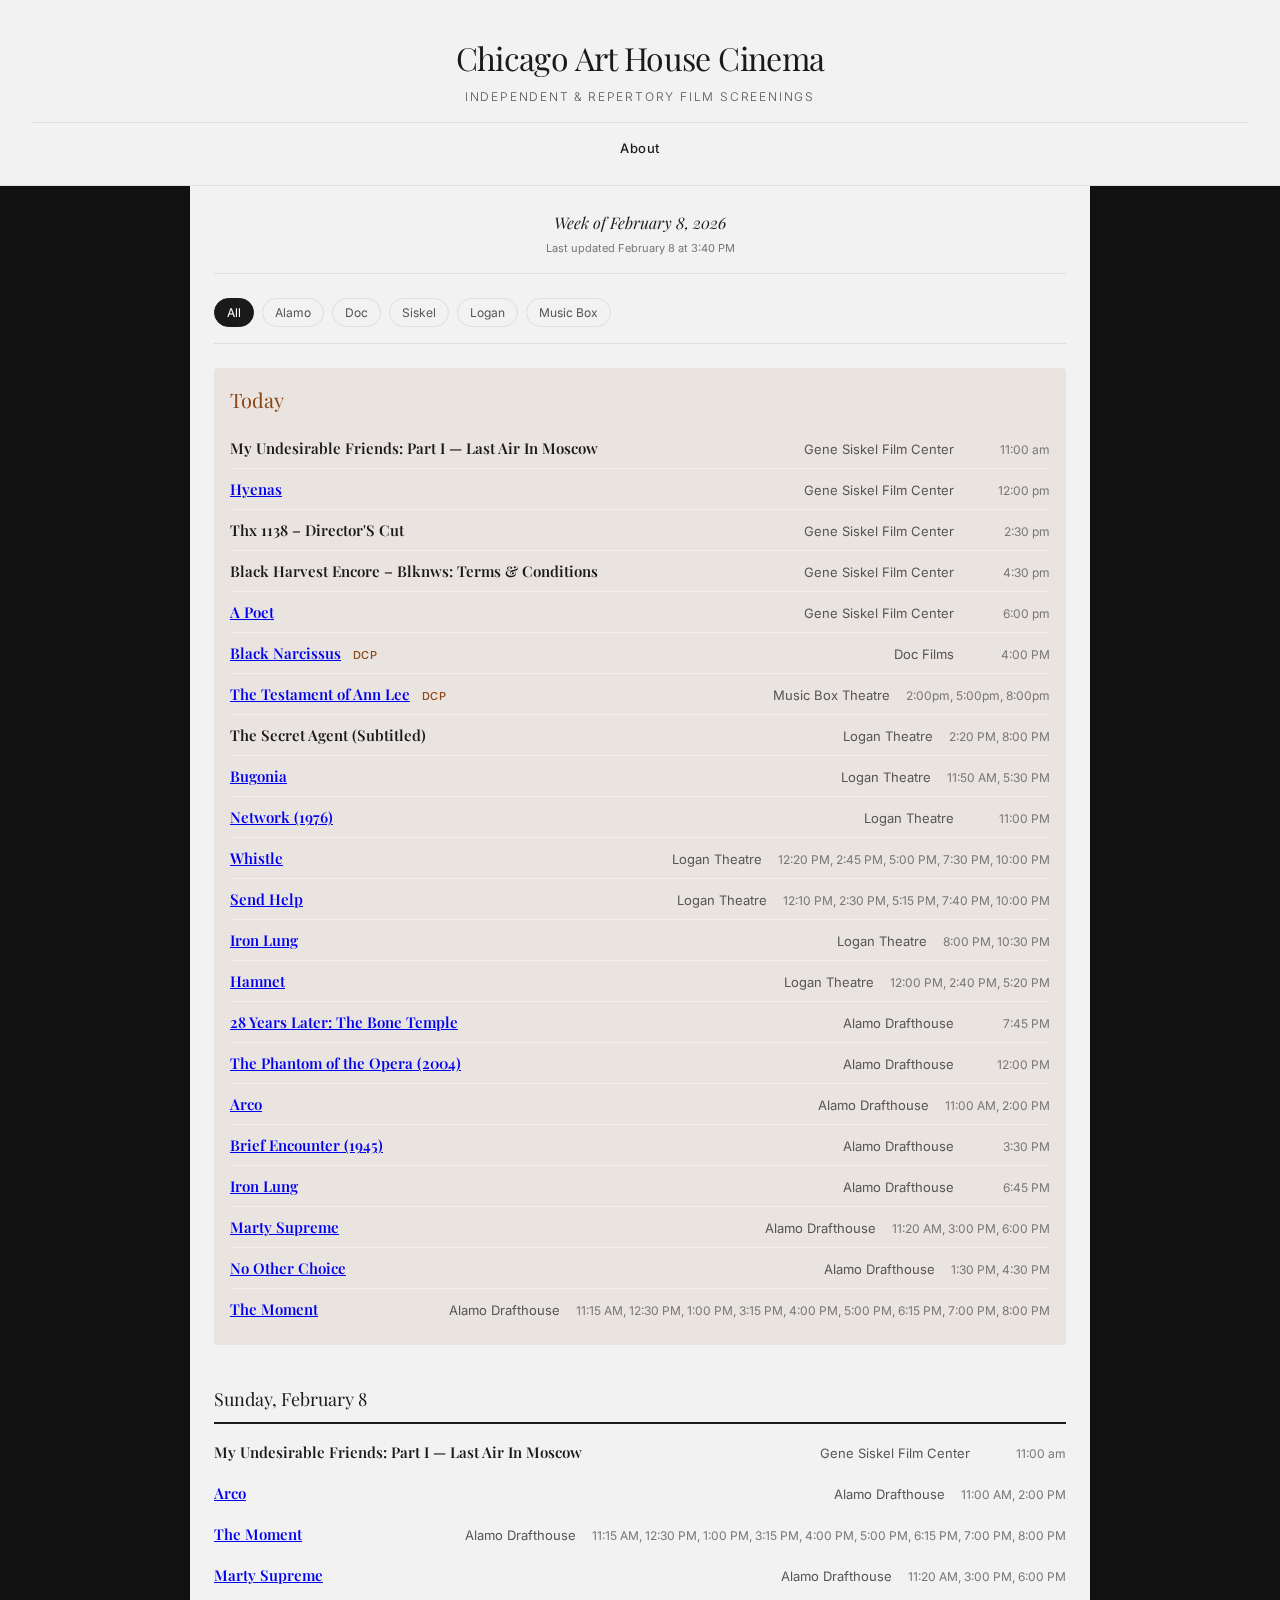
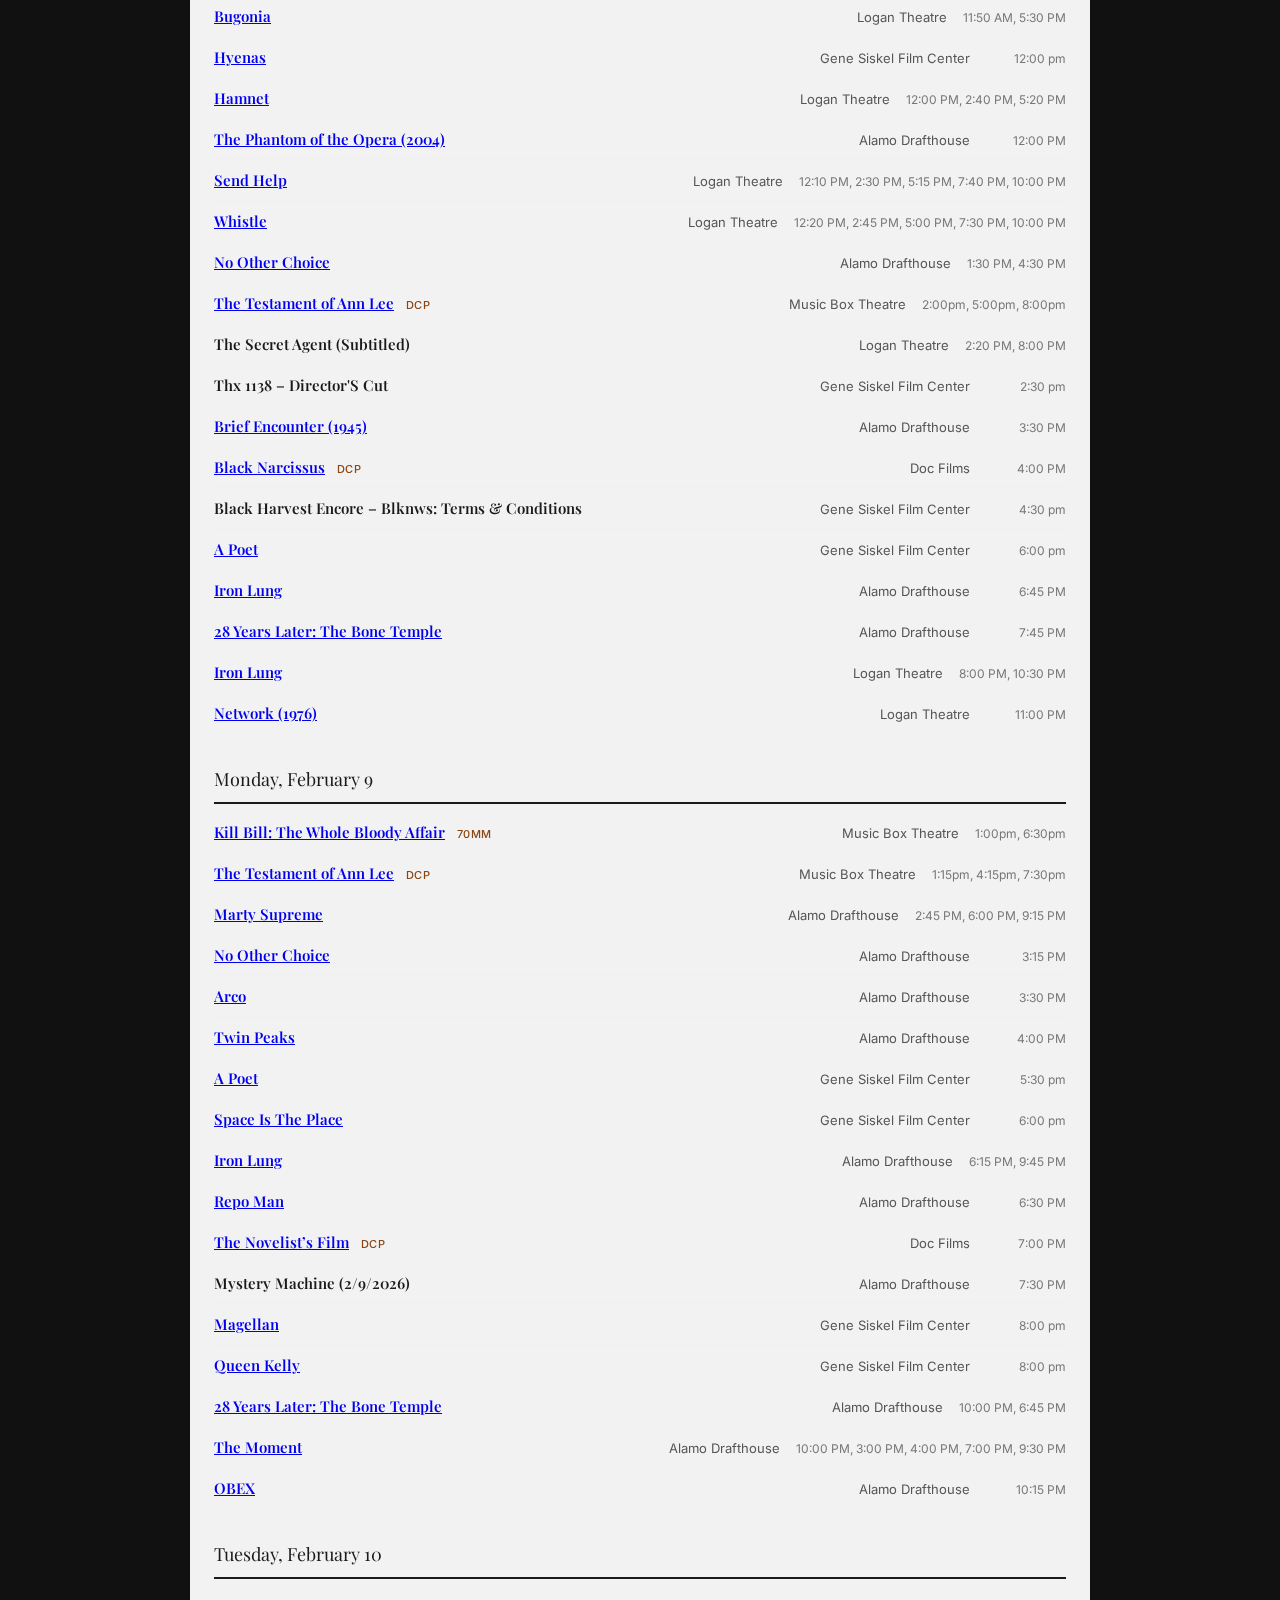
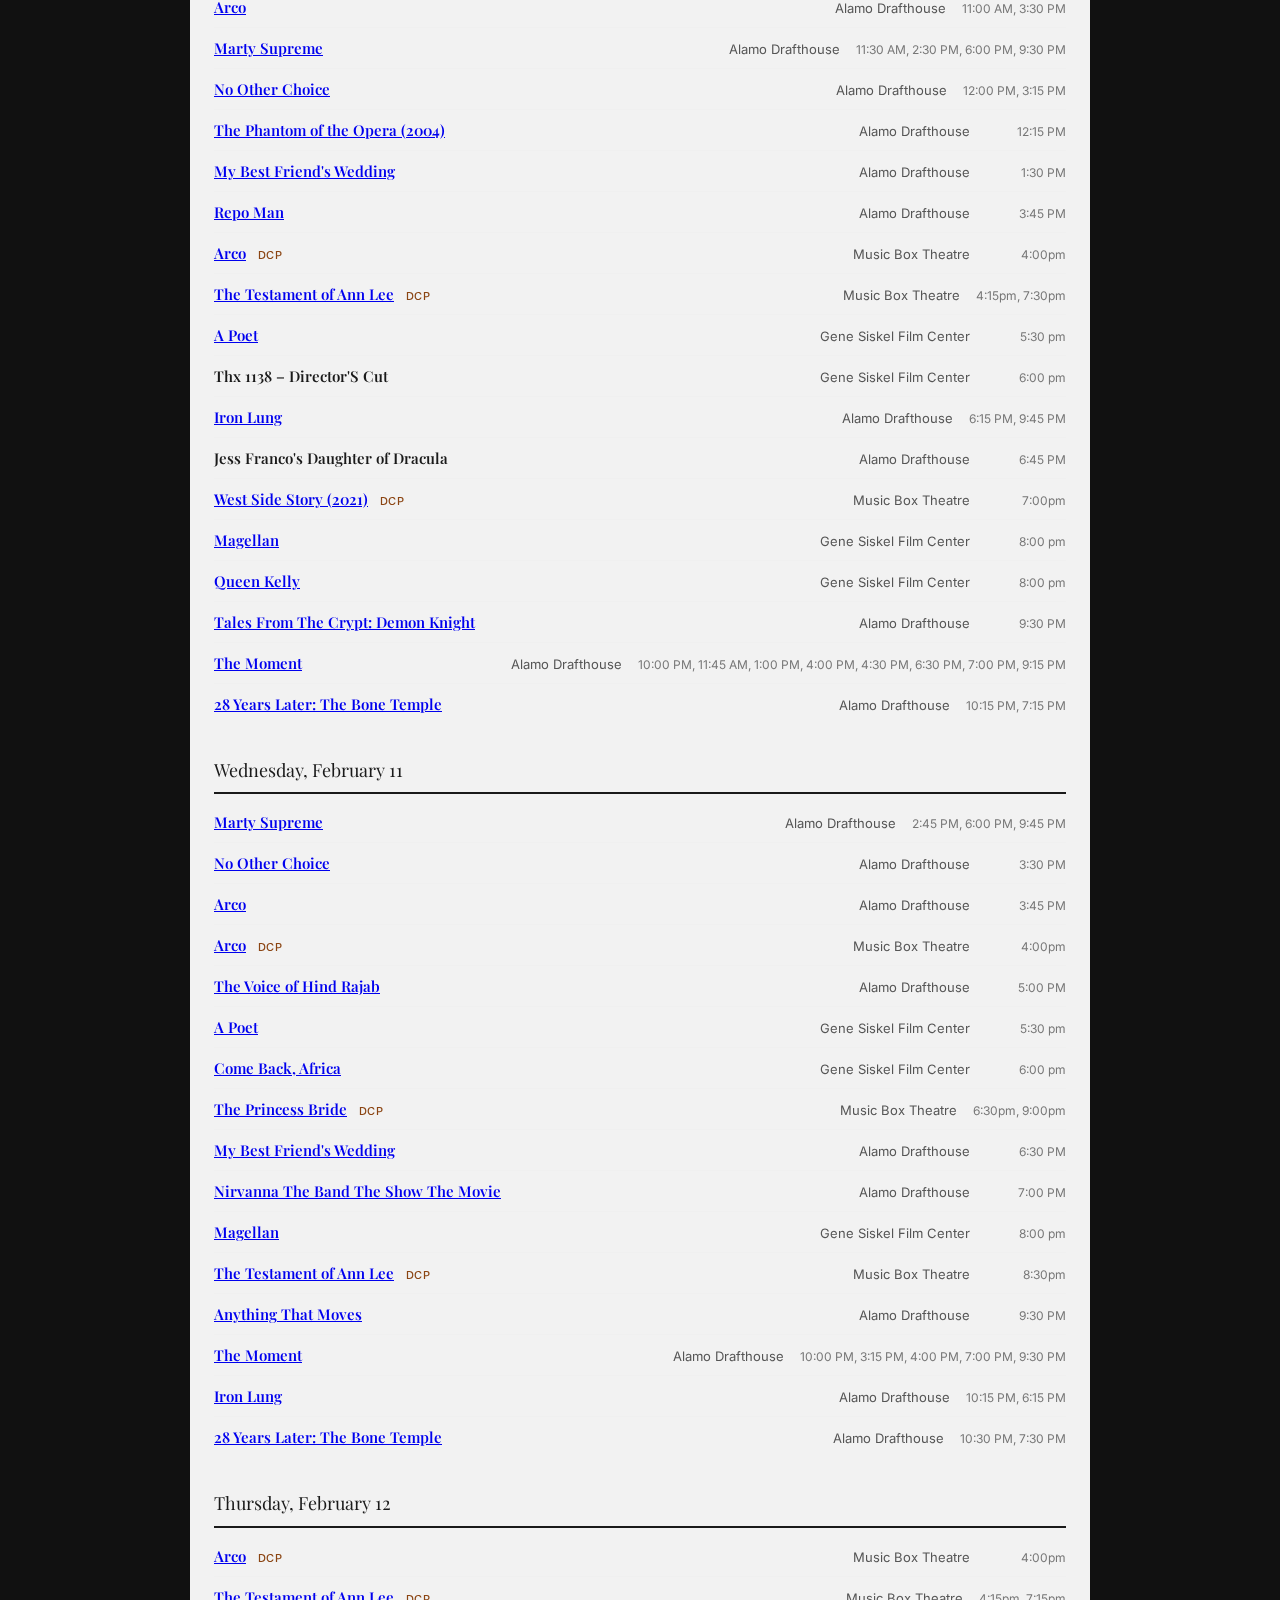
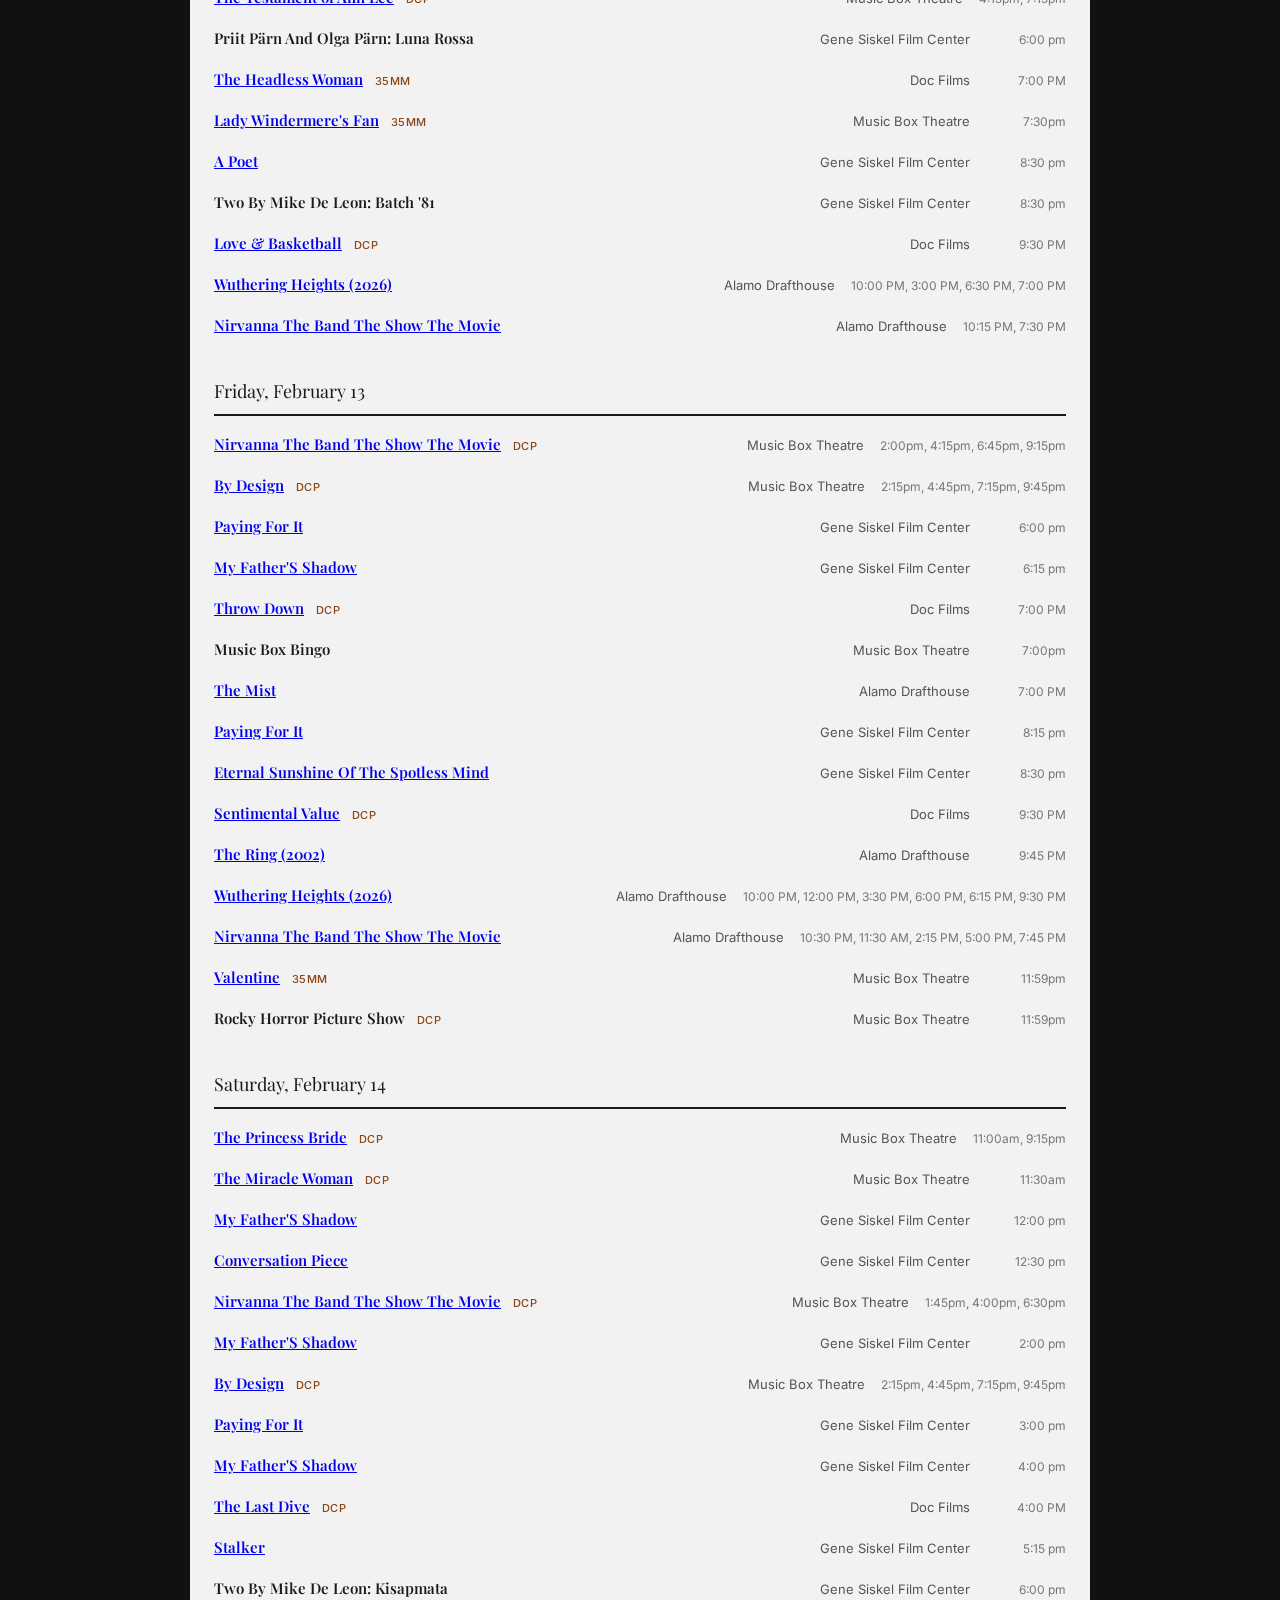
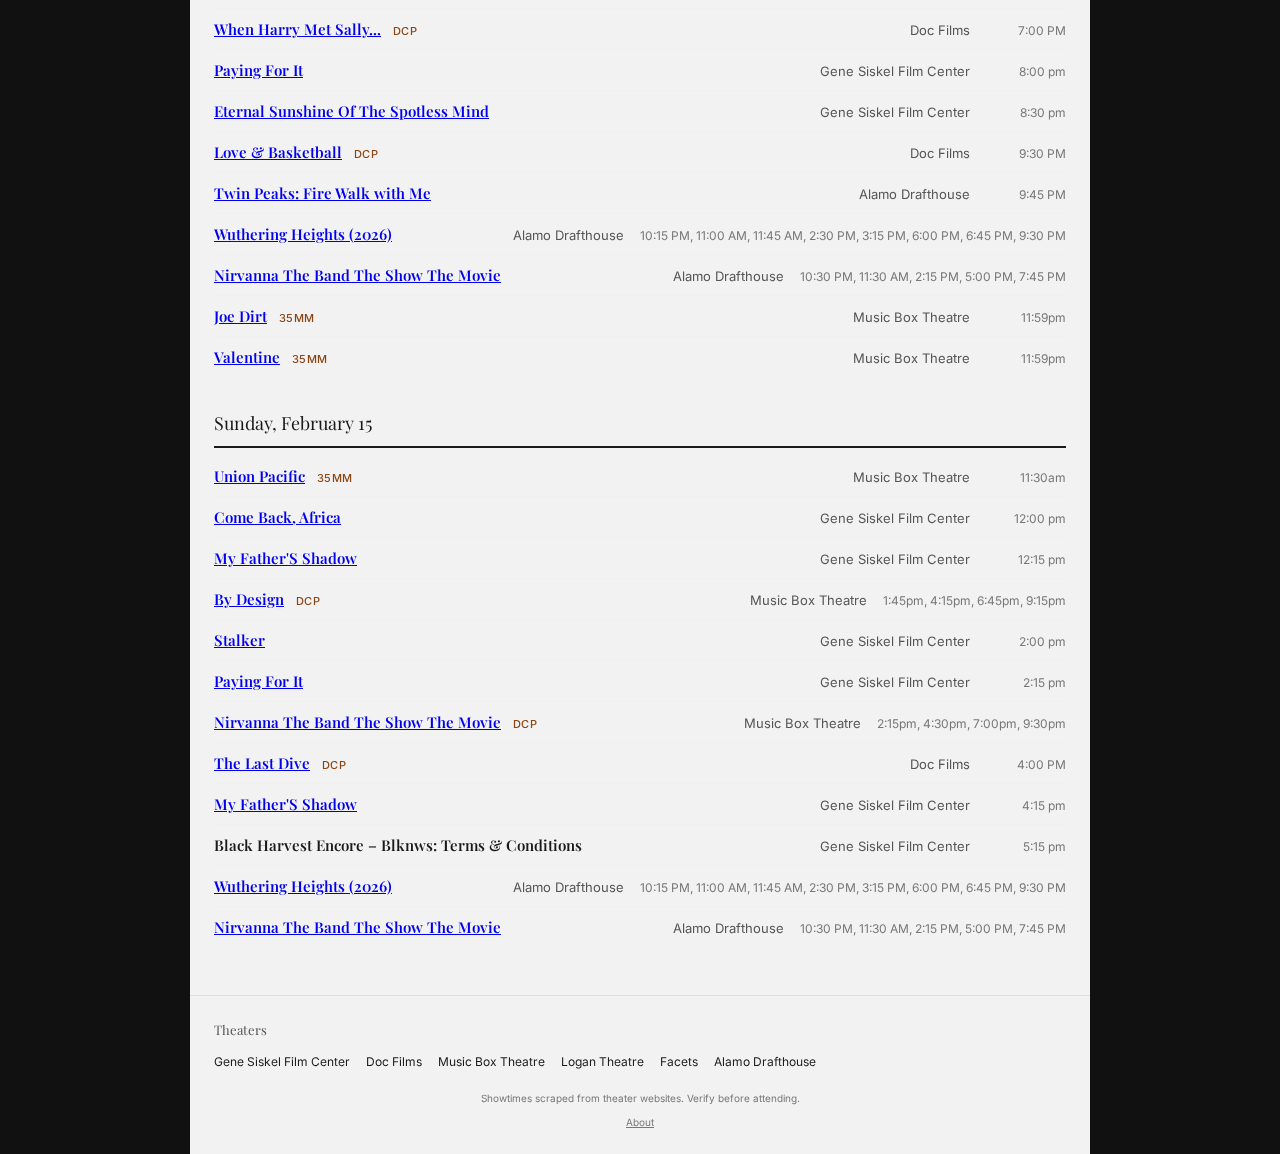
<file: index.html>
<!DOCTYPE html>
<html lang="en">
<head>
    <meta charset="UTF-8">
    <meta name="viewport" content="width=device-width, initial-scale=1.0">
    <title>Chicago Art House Cinema</title>

    <!-- OpenGraph Meta Tags -->
    <meta property="og:title" content="Chicago Art House Cinema">
    <meta property="og:description" content="Weekly showtimes for Chicago's independent and repertory theaters: Gene Siskel, Doc Films, Music Box, Logan, Alamo Drafthouse, and more.">
    <meta property="og:type" content="website">
    <meta property="og:url" content="https://astagoff2.github.io/chicago-arthouse-movies/">
    <meta property="og:image" content="https://images.squarespace-cdn.com/content/v1/5403d729e4b0903f2ff85444/1618950305546-QR2QO40JXWD3VTVYJPLI/image.jpeg?format=1200w">
    <meta name="twitter:card" content="summary_large_image">
    <meta name="twitter:title" content="Chicago Art House Cinema">
    <meta name="twitter:description" content="Weekly showtimes for Chicago's independent and repertory theaters.">
    <meta name="twitter:image" content="https://images.squarespace-cdn.com/content/v1/5403d729e4b0903f2ff85444/1618950305546-QR2QO40JXWD3VTVYJPLI/image.jpeg?format=1200w">

    <link rel="preconnect" href="https://fonts.googleapis.com">
    <link rel="preconnect" href="https://fonts.gstatic.com" crossorigin>
    <link href="https://fonts.googleapis.com/css2?family=Playfair+Display:ital,wght@0,400;0,600;1,400&family=Inter:wght@300;400;500&display=swap" rel="stylesheet">
    <link rel="stylesheet" href="styles.css">
</head>
<body>
    <header>
        <h1>Chicago Art House Cinema</h1>
        <p class="subtitle">Independent & Repertory Film Screenings</p>
        <nav class="header-nav"><a href="about.html">About</a></nav>
    </header>

    <main>
        <section class="week-info">
            <p class="week-label">Week of February 8, 2026</p>
            <p class="updated">Last updated February 8 at 3:40 PM</p>
        </section>

        <!-- Theater Filter -->
        <section class="theater-filter">
            <button class="filter-btn active" data-theater="all">All</button>
            
            <button class="filter-btn" data-theater="Alamo Drafthouse">Alamo</button>
            
            <button class="filter-btn" data-theater="Doc Films">Doc</button>
            
            <button class="filter-btn" data-theater="Gene Siskel Film Center">Siskel</button>
            
            <button class="filter-btn" data-theater="Logan Theatre">Logan</button>
            
            <button class="filter-btn" data-theater="Music Box Theatre">Music Box</button>
            
        </section>

        <!-- Today Section -->
        
        <section class="tonight-section">
            <h2 class="tonight-header">Today</h2>
            <div class="screenings">
                
                <div class="screening" data-theater="Gene Siskel Film Center">
                    <span class="film-title">
                        
                        My Undesirable Friends: Part I — Last Air In Moscow
                        
                        
                    </span>
                    <a href="https://www.siskelfilmcenter.org" class="film-venue" target="_blank" rel="noopener">Gene Siskel Film Center</a>
                    <a href="https://www.siskelfilmcenter.org/my-undesirable-friends" class="film-times" target="_blank" rel="noopener">11:00 am</a>
                </div>
                
                <div class="screening" data-theater="Gene Siskel Film Center">
                    <span class="film-title">
                        
                        <a href="https://letterboxd.com/film/hyenas/" class="film-link-invisible" target="_blank" rel="noopener">Hyenas</a>
                        
                        
                    </span>
                    <a href="https://www.siskelfilmcenter.org" class="film-venue" target="_blank" rel="noopener">Gene Siskel Film Center</a>
                    <a href="https://www.siskelfilmcenter.org/hyenas" class="film-times" target="_blank" rel="noopener">12:00 pm</a>
                </div>
                
                <div class="screening" data-theater="Gene Siskel Film Center">
                    <span class="film-title">
                        
                        Thx 1138 – Director'S Cut
                        
                        
                    </span>
                    <a href="https://www.siskelfilmcenter.org" class="film-venue" target="_blank" rel="noopener">Gene Siskel Film Center</a>
                    <a href="https://www.siskelfilmcenter.org/thx-1138" class="film-times" target="_blank" rel="noopener">2:30 pm</a>
                </div>
                
                <div class="screening" data-theater="Gene Siskel Film Center">
                    <span class="film-title">
                        
                        Black Harvest Encore – Blknws: Terms & Conditions
                        
                        
                    </span>
                    <a href="https://www.siskelfilmcenter.org" class="film-venue" target="_blank" rel="noopener">Gene Siskel Film Center</a>
                    <a href="https://www.siskelfilmcenter.org/blknws" class="film-times" target="_blank" rel="noopener">4:30 pm</a>
                </div>
                
                <div class="screening" data-theater="Gene Siskel Film Center">
                    <span class="film-title">
                        
                        <a href="https://letterboxd.com/film/a-poet/" class="film-link-invisible" target="_blank" rel="noopener">A Poet</a>
                        
                        
                    </span>
                    <a href="https://www.siskelfilmcenter.org" class="film-venue" target="_blank" rel="noopener">Gene Siskel Film Center</a>
                    <a href="https://www.siskelfilmcenter.org/poet" class="film-times" target="_blank" rel="noopener">6:00 pm</a>
                </div>
                
                <div class="screening" data-theater="Doc Films">
                    <span class="film-title">
                        
                        <a href="https://letterboxd.com/film/black-narcissus/" class="film-link-invisible" target="_blank" rel="noopener">Black Narcissus</a>
                        
                         <span class="format">DCP</span>
                    </span>
                    <a href="https://docfilms.org" class="film-venue" target="_blank" rel="noopener">Doc Films</a>
                    <a href="https://docfilms.org/calendar/2026winter/board-picks#screening-3" class="film-times" target="_blank" rel="noopener">4:00 PM</a>
                </div>
                
                <div class="screening" data-theater="Music Box Theatre">
                    <span class="film-title">
                        
                        <a href="https://letterboxd.com/film/the-testament-of-ann-lee/" class="film-link-invisible" target="_blank" rel="noopener">The Testament of Ann Lee</a>
                        
                         <span class="format">DCP</span>
                    </span>
                    <a href="https://musicboxtheatre.com" class="film-venue" target="_blank" rel="noopener">Music Box Theatre</a>
                    <a href="https://musicboxtheatre.com/films-and-events/the-testament-of-ann-lee" class="film-times" target="_blank" rel="noopener">2:00pm, 5:00pm, 8:00pm</a>
                </div>
                
                <div class="screening" data-theater="Logan Theatre">
                    <span class="film-title">
                        
                        The Secret Agent (Subtitled)
                        
                        
                    </span>
                    <a href="https://www.thelogantheatre.com" class="film-venue" target="_blank" rel="noopener">Logan Theatre</a>
                    <a href="https://58699.formovietickets.com:2235/T.ASP?WCI=BT&Page=PickTickets&SHOWID=52695&PLACEID=7" class="film-times" target="_blank" rel="noopener">2:20 PM, 8:00 PM</a>
                </div>
                
                <div class="screening" data-theater="Logan Theatre">
                    <span class="film-title">
                        
                        <a href="https://letterboxd.com/film/bugonia/" class="film-link-invisible" target="_blank" rel="noopener">Bugonia</a>
                        
                        
                    </span>
                    <a href="https://www.thelogantheatre.com" class="film-venue" target="_blank" rel="noopener">Logan Theatre</a>
                    <a href="https://58699.formovietickets.com:2235/T.ASP?WCI=BT&Page=PickTickets&SHOWID=52710&PLACEID=7" class="film-times" target="_blank" rel="noopener">11:50 AM, 5:30 PM</a>
                </div>
                
                <div class="screening" data-theater="Logan Theatre">
                    <span class="film-title">
                        
                        <a href="https://letterboxd.com/film/network/" class="film-link-invisible" target="_blank" rel="noopener">Network (1976)</a>
                        
                        
                    </span>
                    <a href="https://www.thelogantheatre.com" class="film-venue" target="_blank" rel="noopener">Logan Theatre</a>
                    <a href="https://58699.formovietickets.com:2235/T.ASP?WCI=BT&Page=PickTickets&SHOWID=51855&PLACEID=7" class="film-times" target="_blank" rel="noopener">11:00 PM</a>
                </div>
                
                <div class="screening" data-theater="Logan Theatre">
                    <span class="film-title">
                        
                        <a href="https://letterboxd.com/film/whistle/" class="film-link-invisible" target="_blank" rel="noopener">Whistle</a>
                        
                        
                    </span>
                    <a href="https://www.thelogantheatre.com" class="film-venue" target="_blank" rel="noopener">Logan Theatre</a>
                    <a href="https://58699.formovietickets.com:2235/T.ASP?WCI=BT&Page=PickTickets&SHOWID=52704&PLACEID=8" class="film-times" target="_blank" rel="noopener">12:20 PM, 2:45 PM, 5:00 PM, 7:30 PM, 10:00 PM</a>
                </div>
                
                <div class="screening" data-theater="Logan Theatre">
                    <span class="film-title">
                        
                        <a href="https://letterboxd.com/film/send-help/" class="film-link-invisible" target="_blank" rel="noopener">Send Help</a>
                        
                        
                    </span>
                    <a href="https://www.thelogantheatre.com" class="film-venue" target="_blank" rel="noopener">Logan Theatre</a>
                    <a href="https://58699.formovietickets.com:2235/T.ASP?WCI=BT&Page=PickTickets&SHOWID=52703&PLACEID=6" class="film-times" target="_blank" rel="noopener">12:10 PM, 2:30 PM, 5:15 PM, 7:40 PM, 10:00 PM</a>
                </div>
                
                <div class="screening" data-theater="Logan Theatre">
                    <span class="film-title">
                        
                        <a href="https://letterboxd.com/film/iron-lung/" class="film-link-invisible" target="_blank" rel="noopener">Iron Lung</a>
                        
                        
                    </span>
                    <a href="https://www.thelogantheatre.com" class="film-venue" target="_blank" rel="noopener">Logan Theatre</a>
                    <a href="https://58699.formovietickets.com:2235/T.ASP?WCI=BT&Page=PickTickets&SHOWID=52701&PLACEID=9" class="film-times" target="_blank" rel="noopener">8:00 PM, 10:30 PM</a>
                </div>
                
                <div class="screening" data-theater="Logan Theatre">
                    <span class="film-title">
                        
                        <a href="https://letterboxd.com/film/hamnet/" class="film-link-invisible" target="_blank" rel="noopener">Hamnet</a>
                        
                        
                    </span>
                    <a href="https://www.thelogantheatre.com" class="film-venue" target="_blank" rel="noopener">Logan Theatre</a>
                    <a href="https://58699.formovietickets.com:2235/T.ASP?WCI=BT&Page=PickTickets&SHOWID=52693&PLACEID=9" class="film-times" target="_blank" rel="noopener">12:00 PM, 2:40 PM, 5:20 PM</a>
                </div>
                
                <div class="screening" data-theater="Alamo Drafthouse">
                    <span class="film-title">
                        
                        <a href="https://letterboxd.com/film/28-years-later-the-bone-temple/" class="film-link-invisible" target="_blank" rel="noopener">28 Years Later: The Bone Temple</a>
                        
                        
                    </span>
                    <a href="https://drafthouse.com/chicago/theater/wrigleyville" class="film-venue" target="_blank" rel="noopener">Alamo Drafthouse</a>
                    <a href="https://drafthouse.com/chicago/show/28-years-later-the-bone-temple" class="film-times" target="_blank" rel="noopener">7:45 PM</a>
                </div>
                
                <div class="screening" data-theater="Alamo Drafthouse">
                    <span class="film-title">
                        
                        <a href="https://letterboxd.com/film/the-phantom-of-the-opera/" class="film-link-invisible" target="_blank" rel="noopener">The Phantom of the Opera (2004)</a>
                        
                        
                    </span>
                    <a href="https://drafthouse.com/chicago/theater/wrigleyville" class="film-venue" target="_blank" rel="noopener">Alamo Drafthouse</a>
                    <a href="https://drafthouse.com/chicago/show/the-phantom-of-the-opera-2004" class="film-times" target="_blank" rel="noopener">12:00 PM</a>
                </div>
                
                <div class="screening" data-theater="Alamo Drafthouse">
                    <span class="film-title">
                        
                        <a href="https://letterboxd.com/film/arco/" class="film-link-invisible" target="_blank" rel="noopener">Arco</a>
                        
                        
                    </span>
                    <a href="https://drafthouse.com/chicago/theater/wrigleyville" class="film-venue" target="_blank" rel="noopener">Alamo Drafthouse</a>
                    <a href="https://drafthouse.com/chicago/show/arco" class="film-times" target="_blank" rel="noopener">11:00 AM, 2:00 PM</a>
                </div>
                
                <div class="screening" data-theater="Alamo Drafthouse">
                    <span class="film-title">
                        
                        <a href="https://letterboxd.com/film/brief-encounter/" class="film-link-invisible" target="_blank" rel="noopener">Brief Encounter (1945)</a>
                        
                        
                    </span>
                    <a href="https://drafthouse.com/chicago/theater/wrigleyville" class="film-venue" target="_blank" rel="noopener">Alamo Drafthouse</a>
                    <a href="https://drafthouse.com/chicago/show/brief-encounter" class="film-times" target="_blank" rel="noopener">3:30 PM</a>
                </div>
                
                <div class="screening" data-theater="Alamo Drafthouse">
                    <span class="film-title">
                        
                        <a href="https://letterboxd.com/film/iron-lung/" class="film-link-invisible" target="_blank" rel="noopener">Iron Lung</a>
                        
                        
                    </span>
                    <a href="https://drafthouse.com/chicago/theater/wrigleyville" class="film-venue" target="_blank" rel="noopener">Alamo Drafthouse</a>
                    <a href="https://drafthouse.com/chicago/show/iron-lung" class="film-times" target="_blank" rel="noopener">6:45 PM</a>
                </div>
                
                <div class="screening" data-theater="Alamo Drafthouse">
                    <span class="film-title">
                        
                        <a href="https://letterboxd.com/film/marty-supreme/" class="film-link-invisible" target="_blank" rel="noopener">Marty Supreme</a>
                        
                        
                    </span>
                    <a href="https://drafthouse.com/chicago/theater/wrigleyville" class="film-venue" target="_blank" rel="noopener">Alamo Drafthouse</a>
                    <a href="https://drafthouse.com/chicago/show/marty-supreme" class="film-times" target="_blank" rel="noopener">11:20 AM, 3:00 PM, 6:00 PM</a>
                </div>
                
                <div class="screening" data-theater="Alamo Drafthouse">
                    <span class="film-title">
                        
                        <a href="https://letterboxd.com/film/no-other-choice/" class="film-link-invisible" target="_blank" rel="noopener">No Other Choice</a>
                        
                        
                    </span>
                    <a href="https://drafthouse.com/chicago/theater/wrigleyville" class="film-venue" target="_blank" rel="noopener">Alamo Drafthouse</a>
                    <a href="https://drafthouse.com/chicago/show/no-other-choice" class="film-times" target="_blank" rel="noopener">1:30 PM, 4:30 PM</a>
                </div>
                
                <div class="screening" data-theater="Alamo Drafthouse">
                    <span class="film-title">
                        
                        <a href="https://letterboxd.com/film/the-moment/" class="film-link-invisible" target="_blank" rel="noopener">The Moment</a>
                        
                        
                    </span>
                    <a href="https://drafthouse.com/chicago/theater/wrigleyville" class="film-venue" target="_blank" rel="noopener">Alamo Drafthouse</a>
                    <a href="https://drafthouse.com/chicago/show/the-moment" class="film-times" target="_blank" rel="noopener">11:15 AM, 12:30 PM, 1:00 PM, 3:15 PM, 4:00 PM, 5:00 PM, 6:15 PM, 7:00 PM, 8:00 PM</a>
                </div>
                
            </div>
        </section>
        

        
        <section class="day-section">
            <h2 class="day-header" onclick="this.parentElement.classList.toggle('collapsed')">Sunday, February 8</h2>

            <div class="screenings">
                
                <div class="screening" data-theater="Gene Siskel Film Center">
                    <span class="film-title">
                        
                        My Undesirable Friends: Part I — Last Air In Moscow
                        
                        
                    </span>
                    <a href="https://www.siskelfilmcenter.org" class="film-venue" target="_blank" rel="noopener">Gene Siskel Film Center</a>
                    <a href="https://www.siskelfilmcenter.org/my-undesirable-friends" class="film-times" target="_blank" rel="noopener">11:00 am</a>
                </div>
                
                <div class="screening" data-theater="Alamo Drafthouse">
                    <span class="film-title">
                        
                        <a href="https://letterboxd.com/film/arco/" class="film-link-invisible" target="_blank" rel="noopener">Arco</a>
                        
                        
                    </span>
                    <a href="https://drafthouse.com/chicago/theater/wrigleyville" class="film-venue" target="_blank" rel="noopener">Alamo Drafthouse</a>
                    <a href="https://drafthouse.com/chicago/show/arco" class="film-times" target="_blank" rel="noopener">11:00 AM, 2:00 PM</a>
                </div>
                
                <div class="screening" data-theater="Alamo Drafthouse">
                    <span class="film-title">
                        
                        <a href="https://letterboxd.com/film/the-moment/" class="film-link-invisible" target="_blank" rel="noopener">The Moment</a>
                        
                        
                    </span>
                    <a href="https://drafthouse.com/chicago/theater/wrigleyville" class="film-venue" target="_blank" rel="noopener">Alamo Drafthouse</a>
                    <a href="https://drafthouse.com/chicago/show/the-moment" class="film-times" target="_blank" rel="noopener">11:15 AM, 12:30 PM, 1:00 PM, 3:15 PM, 4:00 PM, 5:00 PM, 6:15 PM, 7:00 PM, 8:00 PM</a>
                </div>
                
                <div class="screening" data-theater="Alamo Drafthouse">
                    <span class="film-title">
                        
                        <a href="https://letterboxd.com/film/marty-supreme/" class="film-link-invisible" target="_blank" rel="noopener">Marty Supreme</a>
                        
                        
                    </span>
                    <a href="https://drafthouse.com/chicago/theater/wrigleyville" class="film-venue" target="_blank" rel="noopener">Alamo Drafthouse</a>
                    <a href="https://drafthouse.com/chicago/show/marty-supreme" class="film-times" target="_blank" rel="noopener">11:20 AM, 3:00 PM, 6:00 PM</a>
                </div>
                
                <div class="screening" data-theater="Logan Theatre">
                    <span class="film-title">
                        
                        <a href="https://letterboxd.com/film/bugonia/" class="film-link-invisible" target="_blank" rel="noopener">Bugonia</a>
                        
                        
                    </span>
                    <a href="https://www.thelogantheatre.com" class="film-venue" target="_blank" rel="noopener">Logan Theatre</a>
                    <a href="https://58699.formovietickets.com:2235/T.ASP?WCI=BT&Page=PickTickets&SHOWID=52710&PLACEID=7" class="film-times" target="_blank" rel="noopener">11:50 AM, 5:30 PM</a>
                </div>
                
                <div class="screening" data-theater="Gene Siskel Film Center">
                    <span class="film-title">
                        
                        <a href="https://letterboxd.com/film/hyenas/" class="film-link-invisible" target="_blank" rel="noopener">Hyenas</a>
                        
                        
                    </span>
                    <a href="https://www.siskelfilmcenter.org" class="film-venue" target="_blank" rel="noopener">Gene Siskel Film Center</a>
                    <a href="https://www.siskelfilmcenter.org/hyenas" class="film-times" target="_blank" rel="noopener">12:00 pm</a>
                </div>
                
                <div class="screening" data-theater="Logan Theatre">
                    <span class="film-title">
                        
                        <a href="https://letterboxd.com/film/hamnet/" class="film-link-invisible" target="_blank" rel="noopener">Hamnet</a>
                        
                        
                    </span>
                    <a href="https://www.thelogantheatre.com" class="film-venue" target="_blank" rel="noopener">Logan Theatre</a>
                    <a href="https://58699.formovietickets.com:2235/T.ASP?WCI=BT&Page=PickTickets&SHOWID=52693&PLACEID=9" class="film-times" target="_blank" rel="noopener">12:00 PM, 2:40 PM, 5:20 PM</a>
                </div>
                
                <div class="screening" data-theater="Alamo Drafthouse">
                    <span class="film-title">
                        
                        <a href="https://letterboxd.com/film/the-phantom-of-the-opera/" class="film-link-invisible" target="_blank" rel="noopener">The Phantom of the Opera (2004)</a>
                        
                        
                    </span>
                    <a href="https://drafthouse.com/chicago/theater/wrigleyville" class="film-venue" target="_blank" rel="noopener">Alamo Drafthouse</a>
                    <a href="https://drafthouse.com/chicago/show/the-phantom-of-the-opera-2004" class="film-times" target="_blank" rel="noopener">12:00 PM</a>
                </div>
                
                <div class="screening" data-theater="Logan Theatre">
                    <span class="film-title">
                        
                        <a href="https://letterboxd.com/film/send-help/" class="film-link-invisible" target="_blank" rel="noopener">Send Help</a>
                        
                        
                    </span>
                    <a href="https://www.thelogantheatre.com" class="film-venue" target="_blank" rel="noopener">Logan Theatre</a>
                    <a href="https://58699.formovietickets.com:2235/T.ASP?WCI=BT&Page=PickTickets&SHOWID=52703&PLACEID=6" class="film-times" target="_blank" rel="noopener">12:10 PM, 2:30 PM, 5:15 PM, 7:40 PM, 10:00 PM</a>
                </div>
                
                <div class="screening" data-theater="Logan Theatre">
                    <span class="film-title">
                        
                        <a href="https://letterboxd.com/film/whistle/" class="film-link-invisible" target="_blank" rel="noopener">Whistle</a>
                        
                        
                    </span>
                    <a href="https://www.thelogantheatre.com" class="film-venue" target="_blank" rel="noopener">Logan Theatre</a>
                    <a href="https://58699.formovietickets.com:2235/T.ASP?WCI=BT&Page=PickTickets&SHOWID=52704&PLACEID=8" class="film-times" target="_blank" rel="noopener">12:20 PM, 2:45 PM, 5:00 PM, 7:30 PM, 10:00 PM</a>
                </div>
                
                <div class="screening" data-theater="Alamo Drafthouse">
                    <span class="film-title">
                        
                        <a href="https://letterboxd.com/film/no-other-choice/" class="film-link-invisible" target="_blank" rel="noopener">No Other Choice</a>
                        
                        
                    </span>
                    <a href="https://drafthouse.com/chicago/theater/wrigleyville" class="film-venue" target="_blank" rel="noopener">Alamo Drafthouse</a>
                    <a href="https://drafthouse.com/chicago/show/no-other-choice" class="film-times" target="_blank" rel="noopener">1:30 PM, 4:30 PM</a>
                </div>
                
                <div class="screening" data-theater="Music Box Theatre">
                    <span class="film-title">
                        
                        <a href="https://letterboxd.com/film/the-testament-of-ann-lee/" class="film-link-invisible" target="_blank" rel="noopener">The Testament of Ann Lee</a>
                        
                         <span class="format">DCP</span>
                    </span>
                    <a href="https://musicboxtheatre.com" class="film-venue" target="_blank" rel="noopener">Music Box Theatre</a>
                    <a href="https://musicboxtheatre.com/films-and-events/the-testament-of-ann-lee" class="film-times" target="_blank" rel="noopener">2:00pm, 5:00pm, 8:00pm</a>
                </div>
                
                <div class="screening" data-theater="Logan Theatre">
                    <span class="film-title">
                        
                        The Secret Agent (Subtitled)
                        
                        
                    </span>
                    <a href="https://www.thelogantheatre.com" class="film-venue" target="_blank" rel="noopener">Logan Theatre</a>
                    <a href="https://58699.formovietickets.com:2235/T.ASP?WCI=BT&Page=PickTickets&SHOWID=52695&PLACEID=7" class="film-times" target="_blank" rel="noopener">2:20 PM, 8:00 PM</a>
                </div>
                
                <div class="screening" data-theater="Gene Siskel Film Center">
                    <span class="film-title">
                        
                        Thx 1138 – Director'S Cut
                        
                        
                    </span>
                    <a href="https://www.siskelfilmcenter.org" class="film-venue" target="_blank" rel="noopener">Gene Siskel Film Center</a>
                    <a href="https://www.siskelfilmcenter.org/thx-1138" class="film-times" target="_blank" rel="noopener">2:30 pm</a>
                </div>
                
                <div class="screening" data-theater="Alamo Drafthouse">
                    <span class="film-title">
                        
                        <a href="https://letterboxd.com/film/brief-encounter/" class="film-link-invisible" target="_blank" rel="noopener">Brief Encounter (1945)</a>
                        
                        
                    </span>
                    <a href="https://drafthouse.com/chicago/theater/wrigleyville" class="film-venue" target="_blank" rel="noopener">Alamo Drafthouse</a>
                    <a href="https://drafthouse.com/chicago/show/brief-encounter" class="film-times" target="_blank" rel="noopener">3:30 PM</a>
                </div>
                
                <div class="screening" data-theater="Doc Films">
                    <span class="film-title">
                        
                        <a href="https://letterboxd.com/film/black-narcissus/" class="film-link-invisible" target="_blank" rel="noopener">Black Narcissus</a>
                        
                         <span class="format">DCP</span>
                    </span>
                    <a href="https://docfilms.org" class="film-venue" target="_blank" rel="noopener">Doc Films</a>
                    <a href="https://docfilms.org/calendar/2026winter/board-picks#screening-3" class="film-times" target="_blank" rel="noopener">4:00 PM</a>
                </div>
                
                <div class="screening" data-theater="Gene Siskel Film Center">
                    <span class="film-title">
                        
                        Black Harvest Encore – Blknws: Terms & Conditions
                        
                        
                    </span>
                    <a href="https://www.siskelfilmcenter.org" class="film-venue" target="_blank" rel="noopener">Gene Siskel Film Center</a>
                    <a href="https://www.siskelfilmcenter.org/blknws" class="film-times" target="_blank" rel="noopener">4:30 pm</a>
                </div>
                
                <div class="screening" data-theater="Gene Siskel Film Center">
                    <span class="film-title">
                        
                        <a href="https://letterboxd.com/film/a-poet/" class="film-link-invisible" target="_blank" rel="noopener">A Poet</a>
                        
                        
                    </span>
                    <a href="https://www.siskelfilmcenter.org" class="film-venue" target="_blank" rel="noopener">Gene Siskel Film Center</a>
                    <a href="https://www.siskelfilmcenter.org/poet" class="film-times" target="_blank" rel="noopener">6:00 pm</a>
                </div>
                
                <div class="screening" data-theater="Alamo Drafthouse">
                    <span class="film-title">
                        
                        <a href="https://letterboxd.com/film/iron-lung/" class="film-link-invisible" target="_blank" rel="noopener">Iron Lung</a>
                        
                        
                    </span>
                    <a href="https://drafthouse.com/chicago/theater/wrigleyville" class="film-venue" target="_blank" rel="noopener">Alamo Drafthouse</a>
                    <a href="https://drafthouse.com/chicago/show/iron-lung" class="film-times" target="_blank" rel="noopener">6:45 PM</a>
                </div>
                
                <div class="screening" data-theater="Alamo Drafthouse">
                    <span class="film-title">
                        
                        <a href="https://letterboxd.com/film/28-years-later-the-bone-temple/" class="film-link-invisible" target="_blank" rel="noopener">28 Years Later: The Bone Temple</a>
                        
                        
                    </span>
                    <a href="https://drafthouse.com/chicago/theater/wrigleyville" class="film-venue" target="_blank" rel="noopener">Alamo Drafthouse</a>
                    <a href="https://drafthouse.com/chicago/show/28-years-later-the-bone-temple" class="film-times" target="_blank" rel="noopener">7:45 PM</a>
                </div>
                
                <div class="screening" data-theater="Logan Theatre">
                    <span class="film-title">
                        
                        <a href="https://letterboxd.com/film/iron-lung/" class="film-link-invisible" target="_blank" rel="noopener">Iron Lung</a>
                        
                        
                    </span>
                    <a href="https://www.thelogantheatre.com" class="film-venue" target="_blank" rel="noopener">Logan Theatre</a>
                    <a href="https://58699.formovietickets.com:2235/T.ASP?WCI=BT&Page=PickTickets&SHOWID=52701&PLACEID=9" class="film-times" target="_blank" rel="noopener">8:00 PM, 10:30 PM</a>
                </div>
                
                <div class="screening" data-theater="Logan Theatre">
                    <span class="film-title">
                        
                        <a href="https://letterboxd.com/film/network/" class="film-link-invisible" target="_blank" rel="noopener">Network (1976)</a>
                        
                        
                    </span>
                    <a href="https://www.thelogantheatre.com" class="film-venue" target="_blank" rel="noopener">Logan Theatre</a>
                    <a href="https://58699.formovietickets.com:2235/T.ASP?WCI=BT&Page=PickTickets&SHOWID=51855&PLACEID=7" class="film-times" target="_blank" rel="noopener">11:00 PM</a>
                </div>
                
            </div>
        </section>
        
        <section class="day-section">
            <h2 class="day-header" onclick="this.parentElement.classList.toggle('collapsed')">Monday, February 9</h2>

            <div class="screenings">
                
                <div class="screening" data-theater="Music Box Theatre">
                    <span class="film-title">
                        
                        <a href="https://letterboxd.com/film/kill-bill-the-whole-bloody-affair/" class="film-link-invisible" target="_blank" rel="noopener">Kill Bill: The Whole Bloody Affair</a>
                        
                         <span class="format">70mm</span>
                    </span>
                    <a href="https://musicboxtheatre.com" class="film-venue" target="_blank" rel="noopener">Music Box Theatre</a>
                    <a href="https://musicboxtheatre.com/films-and-events/kill-bill-the-whole-bloody-affair" class="film-times" target="_blank" rel="noopener">1:00pm, 6:30pm</a>
                </div>
                
                <div class="screening" data-theater="Music Box Theatre">
                    <span class="film-title">
                        
                        <a href="https://letterboxd.com/film/the-testament-of-ann-lee/" class="film-link-invisible" target="_blank" rel="noopener">The Testament of Ann Lee</a>
                        
                         <span class="format">DCP</span>
                    </span>
                    <a href="https://musicboxtheatre.com" class="film-venue" target="_blank" rel="noopener">Music Box Theatre</a>
                    <a href="https://musicboxtheatre.com/films-and-events/the-testament-of-ann-lee" class="film-times" target="_blank" rel="noopener">1:15pm, 4:15pm, 7:30pm</a>
                </div>
                
                <div class="screening" data-theater="Alamo Drafthouse">
                    <span class="film-title">
                        
                        <a href="https://letterboxd.com/film/marty-supreme/" class="film-link-invisible" target="_blank" rel="noopener">Marty Supreme</a>
                        
                        
                    </span>
                    <a href="https://drafthouse.com/chicago/theater/wrigleyville" class="film-venue" target="_blank" rel="noopener">Alamo Drafthouse</a>
                    <a href="https://drafthouse.com/chicago/show/marty-supreme" class="film-times" target="_blank" rel="noopener">2:45 PM, 6:00 PM, 9:15 PM</a>
                </div>
                
                <div class="screening" data-theater="Alamo Drafthouse">
                    <span class="film-title">
                        
                        <a href="https://letterboxd.com/film/no-other-choice/" class="film-link-invisible" target="_blank" rel="noopener">No Other Choice</a>
                        
                        
                    </span>
                    <a href="https://drafthouse.com/chicago/theater/wrigleyville" class="film-venue" target="_blank" rel="noopener">Alamo Drafthouse</a>
                    <a href="https://drafthouse.com/chicago/show/no-other-choice" class="film-times" target="_blank" rel="noopener">3:15 PM</a>
                </div>
                
                <div class="screening" data-theater="Alamo Drafthouse">
                    <span class="film-title">
                        
                        <a href="https://letterboxd.com/film/arco/" class="film-link-invisible" target="_blank" rel="noopener">Arco</a>
                        
                        
                    </span>
                    <a href="https://drafthouse.com/chicago/theater/wrigleyville" class="film-venue" target="_blank" rel="noopener">Alamo Drafthouse</a>
                    <a href="https://drafthouse.com/chicago/show/arco" class="film-times" target="_blank" rel="noopener">3:30 PM</a>
                </div>
                
                <div class="screening" data-theater="Alamo Drafthouse">
                    <span class="film-title">
                        
                        <a href="https://letterboxd.com/film/twin-peaks/" class="film-link-invisible" target="_blank" rel="noopener">Twin Peaks</a>
                        
                        
                    </span>
                    <a href="https://drafthouse.com/chicago/theater/wrigleyville" class="film-venue" target="_blank" rel="noopener">Alamo Drafthouse</a>
                    <a href="https://drafthouse.com/chicago/show/twin-peaks" class="film-times" target="_blank" rel="noopener">4:00 PM</a>
                </div>
                
                <div class="screening" data-theater="Gene Siskel Film Center">
                    <span class="film-title">
                        
                        <a href="https://letterboxd.com/film/a-poet/" class="film-link-invisible" target="_blank" rel="noopener">A Poet</a>
                        
                        
                    </span>
                    <a href="https://www.siskelfilmcenter.org" class="film-venue" target="_blank" rel="noopener">Gene Siskel Film Center</a>
                    <a href="https://www.siskelfilmcenter.org/poet" class="film-times" target="_blank" rel="noopener">5:30 pm</a>
                </div>
                
                <div class="screening" data-theater="Gene Siskel Film Center">
                    <span class="film-title">
                        
                        <a href="https://letterboxd.com/film/space-is-the-place/" class="film-link-invisible" target="_blank" rel="noopener">Space Is The Place</a>
                        
                        
                    </span>
                    <a href="https://www.siskelfilmcenter.org" class="film-venue" target="_blank" rel="noopener">Gene Siskel Film Center</a>
                    <a href="https://www.siskelfilmcenter.org/space-place" class="film-times" target="_blank" rel="noopener">6:00 pm</a>
                </div>
                
                <div class="screening" data-theater="Alamo Drafthouse">
                    <span class="film-title">
                        
                        <a href="https://letterboxd.com/film/iron-lung/" class="film-link-invisible" target="_blank" rel="noopener">Iron Lung</a>
                        
                        
                    </span>
                    <a href="https://drafthouse.com/chicago/theater/wrigleyville" class="film-venue" target="_blank" rel="noopener">Alamo Drafthouse</a>
                    <a href="https://drafthouse.com/chicago/show/iron-lung" class="film-times" target="_blank" rel="noopener">6:15 PM, 9:45 PM</a>
                </div>
                
                <div class="screening" data-theater="Alamo Drafthouse">
                    <span class="film-title">
                        
                        <a href="https://letterboxd.com/film/repo-man/" class="film-link-invisible" target="_blank" rel="noopener">Repo Man</a>
                        
                        
                    </span>
                    <a href="https://drafthouse.com/chicago/theater/wrigleyville" class="film-venue" target="_blank" rel="noopener">Alamo Drafthouse</a>
                    <a href="https://drafthouse.com/chicago/show/repo-man" class="film-times" target="_blank" rel="noopener">6:30 PM</a>
                </div>
                
                <div class="screening" data-theater="Doc Films">
                    <span class="film-title">
                        
                        <a href="https://letterboxd.com/film/the-novelists-film/" class="film-link-invisible" target="_blank" rel="noopener">The Novelist’s Film</a>
                        
                         <span class="format">DCP</span>
                    </span>
                    <a href="https://docfilms.org" class="film-venue" target="_blank" rel="noopener">Doc Films</a>
                    <a href="https://docfilms.org/calendar/2026winter/city-serendipity#screening-6" class="film-times" target="_blank" rel="noopener">7:00 PM</a>
                </div>
                
                <div class="screening" data-theater="Alamo Drafthouse">
                    <span class="film-title">
                        
                        Mystery Machine (2/9/2026)
                        
                        
                    </span>
                    <a href="https://drafthouse.com/chicago/theater/wrigleyville" class="film-venue" target="_blank" rel="noopener">Alamo Drafthouse</a>
                    <a href="https://drafthouse.com/chicago/show/mystery-machine-2-9-2026" class="film-times" target="_blank" rel="noopener">7:30 PM</a>
                </div>
                
                <div class="screening" data-theater="Gene Siskel Film Center">
                    <span class="film-title">
                        
                        <a href="https://letterboxd.com/film/magellan/" class="film-link-invisible" target="_blank" rel="noopener">Magellan</a>
                        
                        
                    </span>
                    <a href="https://www.siskelfilmcenter.org" class="film-venue" target="_blank" rel="noopener">Gene Siskel Film Center</a>
                    <a href="https://www.siskelfilmcenter.org/magellan" class="film-times" target="_blank" rel="noopener">8:00 pm</a>
                </div>
                
                <div class="screening" data-theater="Gene Siskel Film Center">
                    <span class="film-title">
                        
                        <a href="https://letterboxd.com/film/queen-kelly/" class="film-link-invisible" target="_blank" rel="noopener">Queen Kelly</a>
                        
                        
                    </span>
                    <a href="https://www.siskelfilmcenter.org" class="film-venue" target="_blank" rel="noopener">Gene Siskel Film Center</a>
                    <a href="https://www.siskelfilmcenter.org/queen-kelly" class="film-times" target="_blank" rel="noopener">8:00 pm</a>
                </div>
                
                <div class="screening" data-theater="Alamo Drafthouse">
                    <span class="film-title">
                        
                        <a href="https://letterboxd.com/film/28-years-later-the-bone-temple/" class="film-link-invisible" target="_blank" rel="noopener">28 Years Later: The Bone Temple</a>
                        
                        
                    </span>
                    <a href="https://drafthouse.com/chicago/theater/wrigleyville" class="film-venue" target="_blank" rel="noopener">Alamo Drafthouse</a>
                    <a href="https://drafthouse.com/chicago/show/28-years-later-the-bone-temple" class="film-times" target="_blank" rel="noopener">10:00 PM, 6:45 PM</a>
                </div>
                
                <div class="screening" data-theater="Alamo Drafthouse">
                    <span class="film-title">
                        
                        <a href="https://letterboxd.com/film/the-moment/" class="film-link-invisible" target="_blank" rel="noopener">The Moment</a>
                        
                        
                    </span>
                    <a href="https://drafthouse.com/chicago/theater/wrigleyville" class="film-venue" target="_blank" rel="noopener">Alamo Drafthouse</a>
                    <a href="https://drafthouse.com/chicago/show/the-moment" class="film-times" target="_blank" rel="noopener">10:00 PM, 3:00 PM, 4:00 PM, 7:00 PM, 9:30 PM</a>
                </div>
                
                <div class="screening" data-theater="Alamo Drafthouse">
                    <span class="film-title">
                        
                        <a href="https://letterboxd.com/film/obex/" class="film-link-invisible" target="_blank" rel="noopener">OBEX</a>
                        
                        
                    </span>
                    <a href="https://drafthouse.com/chicago/theater/wrigleyville" class="film-venue" target="_blank" rel="noopener">Alamo Drafthouse</a>
                    <a href="https://drafthouse.com/chicago/show/obex" class="film-times" target="_blank" rel="noopener">10:15 PM</a>
                </div>
                
            </div>
        </section>
        
        <section class="day-section">
            <h2 class="day-header" onclick="this.parentElement.classList.toggle('collapsed')">Tuesday, February 10</h2>

            <div class="screenings">
                
                <div class="screening" data-theater="Alamo Drafthouse">
                    <span class="film-title">
                        
                        <a href="https://letterboxd.com/film/arco/" class="film-link-invisible" target="_blank" rel="noopener">Arco</a>
                        
                        
                    </span>
                    <a href="https://drafthouse.com/chicago/theater/wrigleyville" class="film-venue" target="_blank" rel="noopener">Alamo Drafthouse</a>
                    <a href="https://drafthouse.com/chicago/show/arco" class="film-times" target="_blank" rel="noopener">11:00 AM, 3:30 PM</a>
                </div>
                
                <div class="screening" data-theater="Alamo Drafthouse">
                    <span class="film-title">
                        
                        <a href="https://letterboxd.com/film/marty-supreme/" class="film-link-invisible" target="_blank" rel="noopener">Marty Supreme</a>
                        
                        
                    </span>
                    <a href="https://drafthouse.com/chicago/theater/wrigleyville" class="film-venue" target="_blank" rel="noopener">Alamo Drafthouse</a>
                    <a href="https://drafthouse.com/chicago/show/marty-supreme" class="film-times" target="_blank" rel="noopener">11:30 AM, 2:30 PM, 6:00 PM, 9:30 PM</a>
                </div>
                
                <div class="screening" data-theater="Alamo Drafthouse">
                    <span class="film-title">
                        
                        <a href="https://letterboxd.com/film/no-other-choice/" class="film-link-invisible" target="_blank" rel="noopener">No Other Choice</a>
                        
                        
                    </span>
                    <a href="https://drafthouse.com/chicago/theater/wrigleyville" class="film-venue" target="_blank" rel="noopener">Alamo Drafthouse</a>
                    <a href="https://drafthouse.com/chicago/show/no-other-choice" class="film-times" target="_blank" rel="noopener">12:00 PM, 3:15 PM</a>
                </div>
                
                <div class="screening" data-theater="Alamo Drafthouse">
                    <span class="film-title">
                        
                        <a href="https://letterboxd.com/film/the-phantom-of-the-opera/" class="film-link-invisible" target="_blank" rel="noopener">The Phantom of the Opera (2004)</a>
                        
                        
                    </span>
                    <a href="https://drafthouse.com/chicago/theater/wrigleyville" class="film-venue" target="_blank" rel="noopener">Alamo Drafthouse</a>
                    <a href="https://drafthouse.com/chicago/show/the-phantom-of-the-opera-2004" class="film-times" target="_blank" rel="noopener">12:15 PM</a>
                </div>
                
                <div class="screening" data-theater="Alamo Drafthouse">
                    <span class="film-title">
                        
                        <a href="https://letterboxd.com/film/my-best-friends-wedding/" class="film-link-invisible" target="_blank" rel="noopener">My Best Friend's Wedding</a>
                        
                        
                    </span>
                    <a href="https://drafthouse.com/chicago/theater/wrigleyville" class="film-venue" target="_blank" rel="noopener">Alamo Drafthouse</a>
                    <a href="https://drafthouse.com/chicago/show/my-best-friends-wedding" class="film-times" target="_blank" rel="noopener">1:30 PM</a>
                </div>
                
                <div class="screening" data-theater="Alamo Drafthouse">
                    <span class="film-title">
                        
                        <a href="https://letterboxd.com/film/repo-man/" class="film-link-invisible" target="_blank" rel="noopener">Repo Man</a>
                        
                        
                    </span>
                    <a href="https://drafthouse.com/chicago/theater/wrigleyville" class="film-venue" target="_blank" rel="noopener">Alamo Drafthouse</a>
                    <a href="https://drafthouse.com/chicago/show/repo-man" class="film-times" target="_blank" rel="noopener">3:45 PM</a>
                </div>
                
                <div class="screening" data-theater="Music Box Theatre">
                    <span class="film-title">
                        
                        <a href="https://letterboxd.com/film/arco/" class="film-link-invisible" target="_blank" rel="noopener">Arco</a>
                        
                         <span class="format">DCP</span>
                    </span>
                    <a href="https://musicboxtheatre.com" class="film-venue" target="_blank" rel="noopener">Music Box Theatre</a>
                    <a href="https://musicboxtheatre.com/films-and-events/arco" class="film-times" target="_blank" rel="noopener">4:00pm</a>
                </div>
                
                <div class="screening" data-theater="Music Box Theatre">
                    <span class="film-title">
                        
                        <a href="https://letterboxd.com/film/the-testament-of-ann-lee/" class="film-link-invisible" target="_blank" rel="noopener">The Testament of Ann Lee</a>
                        
                         <span class="format">DCP</span>
                    </span>
                    <a href="https://musicboxtheatre.com" class="film-venue" target="_blank" rel="noopener">Music Box Theatre</a>
                    <a href="https://musicboxtheatre.com/films-and-events/the-testament-of-ann-lee" class="film-times" target="_blank" rel="noopener">4:15pm, 7:30pm</a>
                </div>
                
                <div class="screening" data-theater="Gene Siskel Film Center">
                    <span class="film-title">
                        
                        <a href="https://letterboxd.com/film/a-poet/" class="film-link-invisible" target="_blank" rel="noopener">A Poet</a>
                        
                        
                    </span>
                    <a href="https://www.siskelfilmcenter.org" class="film-venue" target="_blank" rel="noopener">Gene Siskel Film Center</a>
                    <a href="https://www.siskelfilmcenter.org/poet" class="film-times" target="_blank" rel="noopener">5:30 pm</a>
                </div>
                
                <div class="screening" data-theater="Gene Siskel Film Center">
                    <span class="film-title">
                        
                        Thx 1138 – Director'S Cut
                        
                        
                    </span>
                    <a href="https://www.siskelfilmcenter.org" class="film-venue" target="_blank" rel="noopener">Gene Siskel Film Center</a>
                    <a href="https://www.siskelfilmcenter.org/thx-1138" class="film-times" target="_blank" rel="noopener">6:00 pm</a>
                </div>
                
                <div class="screening" data-theater="Alamo Drafthouse">
                    <span class="film-title">
                        
                        <a href="https://letterboxd.com/film/iron-lung/" class="film-link-invisible" target="_blank" rel="noopener">Iron Lung</a>
                        
                        
                    </span>
                    <a href="https://drafthouse.com/chicago/theater/wrigleyville" class="film-venue" target="_blank" rel="noopener">Alamo Drafthouse</a>
                    <a href="https://drafthouse.com/chicago/show/iron-lung" class="film-times" target="_blank" rel="noopener">6:15 PM, 9:45 PM</a>
                </div>
                
                <div class="screening" data-theater="Alamo Drafthouse">
                    <span class="film-title">
                        
                        Jess Franco's Daughter of Dracula
                        
                        
                    </span>
                    <a href="https://drafthouse.com/chicago/theater/wrigleyville" class="film-venue" target="_blank" rel="noopener">Alamo Drafthouse</a>
                    <a href="https://drafthouse.com/chicago/show/jess-francos-daughter-of-dracula" class="film-times" target="_blank" rel="noopener">6:45 PM</a>
                </div>
                
                <div class="screening" data-theater="Music Box Theatre">
                    <span class="film-title">
                        
                        <a href="https://letterboxd.com/film/west-side-story/" class="film-link-invisible" target="_blank" rel="noopener">West Side Story (2021)</a>
                        
                         <span class="format">DCP</span>
                    </span>
                    <a href="https://musicboxtheatre.com" class="film-venue" target="_blank" rel="noopener">Music Box Theatre</a>
                    <a href="https://musicboxtheatre.com/films-and-events/west-side-story-2021" class="film-times" target="_blank" rel="noopener">7:00pm</a>
                </div>
                
                <div class="screening" data-theater="Gene Siskel Film Center">
                    <span class="film-title">
                        
                        <a href="https://letterboxd.com/film/magellan/" class="film-link-invisible" target="_blank" rel="noopener">Magellan</a>
                        
                        
                    </span>
                    <a href="https://www.siskelfilmcenter.org" class="film-venue" target="_blank" rel="noopener">Gene Siskel Film Center</a>
                    <a href="https://www.siskelfilmcenter.org/magellan" class="film-times" target="_blank" rel="noopener">8:00 pm</a>
                </div>
                
                <div class="screening" data-theater="Gene Siskel Film Center">
                    <span class="film-title">
                        
                        <a href="https://letterboxd.com/film/queen-kelly/" class="film-link-invisible" target="_blank" rel="noopener">Queen Kelly</a>
                        
                        
                    </span>
                    <a href="https://www.siskelfilmcenter.org" class="film-venue" target="_blank" rel="noopener">Gene Siskel Film Center</a>
                    <a href="https://www.siskelfilmcenter.org/queen-kelly" class="film-times" target="_blank" rel="noopener">8:00 pm</a>
                </div>
                
                <div class="screening" data-theater="Alamo Drafthouse">
                    <span class="film-title">
                        
                        <a href="https://letterboxd.com/film/tales-from-the-crypt-demon-knight/" class="film-link-invisible" target="_blank" rel="noopener">Tales From The Crypt: Demon Knight</a>
                        
                        
                    </span>
                    <a href="https://drafthouse.com/chicago/theater/wrigleyville" class="film-venue" target="_blank" rel="noopener">Alamo Drafthouse</a>
                    <a href="https://drafthouse.com/chicago/show/tales-from-the-crypt-demon-knight" class="film-times" target="_blank" rel="noopener">9:30 PM</a>
                </div>
                
                <div class="screening" data-theater="Alamo Drafthouse">
                    <span class="film-title">
                        
                        <a href="https://letterboxd.com/film/the-moment/" class="film-link-invisible" target="_blank" rel="noopener">The Moment</a>
                        
                        
                    </span>
                    <a href="https://drafthouse.com/chicago/theater/wrigleyville" class="film-venue" target="_blank" rel="noopener">Alamo Drafthouse</a>
                    <a href="https://drafthouse.com/chicago/show/the-moment" class="film-times" target="_blank" rel="noopener">10:00 PM, 11:45 AM, 1:00 PM, 4:00 PM, 4:30 PM, 6:30 PM, 7:00 PM, 9:15 PM</a>
                </div>
                
                <div class="screening" data-theater="Alamo Drafthouse">
                    <span class="film-title">
                        
                        <a href="https://letterboxd.com/film/28-years-later-the-bone-temple/" class="film-link-invisible" target="_blank" rel="noopener">28 Years Later: The Bone Temple</a>
                        
                        
                    </span>
                    <a href="https://drafthouse.com/chicago/theater/wrigleyville" class="film-venue" target="_blank" rel="noopener">Alamo Drafthouse</a>
                    <a href="https://drafthouse.com/chicago/show/28-years-later-the-bone-temple" class="film-times" target="_blank" rel="noopener">10:15 PM, 7:15 PM</a>
                </div>
                
            </div>
        </section>
        
        <section class="day-section">
            <h2 class="day-header" onclick="this.parentElement.classList.toggle('collapsed')">Wednesday, February 11</h2>

            <div class="screenings">
                
                <div class="screening" data-theater="Alamo Drafthouse">
                    <span class="film-title">
                        
                        <a href="https://letterboxd.com/film/marty-supreme/" class="film-link-invisible" target="_blank" rel="noopener">Marty Supreme</a>
                        
                        
                    </span>
                    <a href="https://drafthouse.com/chicago/theater/wrigleyville" class="film-venue" target="_blank" rel="noopener">Alamo Drafthouse</a>
                    <a href="https://drafthouse.com/chicago/show/marty-supreme" class="film-times" target="_blank" rel="noopener">2:45 PM, 6:00 PM, 9:45 PM</a>
                </div>
                
                <div class="screening" data-theater="Alamo Drafthouse">
                    <span class="film-title">
                        
                        <a href="https://letterboxd.com/film/no-other-choice/" class="film-link-invisible" target="_blank" rel="noopener">No Other Choice</a>
                        
                        
                    </span>
                    <a href="https://drafthouse.com/chicago/theater/wrigleyville" class="film-venue" target="_blank" rel="noopener">Alamo Drafthouse</a>
                    <a href="https://drafthouse.com/chicago/show/no-other-choice" class="film-times" target="_blank" rel="noopener">3:30 PM</a>
                </div>
                
                <div class="screening" data-theater="Alamo Drafthouse">
                    <span class="film-title">
                        
                        <a href="https://letterboxd.com/film/arco/" class="film-link-invisible" target="_blank" rel="noopener">Arco</a>
                        
                        
                    </span>
                    <a href="https://drafthouse.com/chicago/theater/wrigleyville" class="film-venue" target="_blank" rel="noopener">Alamo Drafthouse</a>
                    <a href="https://drafthouse.com/chicago/show/arco" class="film-times" target="_blank" rel="noopener">3:45 PM</a>
                </div>
                
                <div class="screening" data-theater="Music Box Theatre">
                    <span class="film-title">
                        
                        <a href="https://letterboxd.com/film/arco/" class="film-link-invisible" target="_blank" rel="noopener">Arco</a>
                        
                         <span class="format">DCP</span>
                    </span>
                    <a href="https://musicboxtheatre.com" class="film-venue" target="_blank" rel="noopener">Music Box Theatre</a>
                    <a href="https://musicboxtheatre.com/films-and-events/arco" class="film-times" target="_blank" rel="noopener">4:00pm</a>
                </div>
                
                <div class="screening" data-theater="Alamo Drafthouse">
                    <span class="film-title">
                        
                        <a href="https://letterboxd.com/film/the-voice-of-hind-rajab/" class="film-link-invisible" target="_blank" rel="noopener">The Voice of Hind Rajab</a>
                        
                        
                    </span>
                    <a href="https://drafthouse.com/chicago/theater/wrigleyville" class="film-venue" target="_blank" rel="noopener">Alamo Drafthouse</a>
                    <a href="https://drafthouse.com/chicago/show/the-voice-of-hind-rajab" class="film-times" target="_blank" rel="noopener">5:00 PM</a>
                </div>
                
                <div class="screening" data-theater="Gene Siskel Film Center">
                    <span class="film-title">
                        
                        <a href="https://letterboxd.com/film/a-poet/" class="film-link-invisible" target="_blank" rel="noopener">A Poet</a>
                        
                        
                    </span>
                    <a href="https://www.siskelfilmcenter.org" class="film-venue" target="_blank" rel="noopener">Gene Siskel Film Center</a>
                    <a href="https://www.siskelfilmcenter.org/poet" class="film-times" target="_blank" rel="noopener">5:30 pm</a>
                </div>
                
                <div class="screening" data-theater="Gene Siskel Film Center">
                    <span class="film-title">
                        
                        <a href="https://letterboxd.com/film/come-back-africa/" class="film-link-invisible" target="_blank" rel="noopener">Come Back, Africa</a>
                        
                        
                    </span>
                    <a href="https://www.siskelfilmcenter.org" class="film-venue" target="_blank" rel="noopener">Gene Siskel Film Center</a>
                    <a href="https://www.siskelfilmcenter.org/come-back-africa" class="film-times" target="_blank" rel="noopener">6:00 pm</a>
                </div>
                
                <div class="screening" data-theater="Music Box Theatre">
                    <span class="film-title">
                        
                        <a href="https://letterboxd.com/film/the-princess-bride/" class="film-link-invisible" target="_blank" rel="noopener">The Princess Bride</a>
                        
                         <span class="format">DCP</span>
                    </span>
                    <a href="https://musicboxtheatre.com" class="film-venue" target="_blank" rel="noopener">Music Box Theatre</a>
                    <a href="https://musicboxtheatre.com/films-and-events/the-princess-bride" class="film-times" target="_blank" rel="noopener">6:30pm, 9:00pm</a>
                </div>
                
                <div class="screening" data-theater="Alamo Drafthouse">
                    <span class="film-title">
                        
                        <a href="https://letterboxd.com/film/my-best-friends-wedding/" class="film-link-invisible" target="_blank" rel="noopener">My Best Friend's Wedding</a>
                        
                        
                    </span>
                    <a href="https://drafthouse.com/chicago/theater/wrigleyville" class="film-venue" target="_blank" rel="noopener">Alamo Drafthouse</a>
                    <a href="https://drafthouse.com/chicago/show/my-best-friends-wedding" class="film-times" target="_blank" rel="noopener">6:30 PM</a>
                </div>
                
                <div class="screening" data-theater="Alamo Drafthouse">
                    <span class="film-title">
                        
                        <a href="https://letterboxd.com/film/nirvanna-the-band-the-show-the-movie/" class="film-link-invisible" target="_blank" rel="noopener">Nirvanna The Band The Show The Movie</a>
                        
                        
                    </span>
                    <a href="https://drafthouse.com/chicago/theater/wrigleyville" class="film-venue" target="_blank" rel="noopener">Alamo Drafthouse</a>
                    <a href="https://drafthouse.com/chicago/show/nirvanna-the-band-the-show-the-movie" class="film-times" target="_blank" rel="noopener">7:00 PM</a>
                </div>
                
                <div class="screening" data-theater="Gene Siskel Film Center">
                    <span class="film-title">
                        
                        <a href="https://letterboxd.com/film/magellan/" class="film-link-invisible" target="_blank" rel="noopener">Magellan</a>
                        
                        
                    </span>
                    <a href="https://www.siskelfilmcenter.org" class="film-venue" target="_blank" rel="noopener">Gene Siskel Film Center</a>
                    <a href="https://www.siskelfilmcenter.org/magellan" class="film-times" target="_blank" rel="noopener">8:00 pm</a>
                </div>
                
                <div class="screening" data-theater="Music Box Theatre">
                    <span class="film-title">
                        
                        <a href="https://letterboxd.com/film/the-testament-of-ann-lee/" class="film-link-invisible" target="_blank" rel="noopener">The Testament of Ann Lee</a>
                        
                         <span class="format">DCP</span>
                    </span>
                    <a href="https://musicboxtheatre.com" class="film-venue" target="_blank" rel="noopener">Music Box Theatre</a>
                    <a href="https://musicboxtheatre.com/films-and-events/the-testament-of-ann-lee" class="film-times" target="_blank" rel="noopener">8:30pm</a>
                </div>
                
                <div class="screening" data-theater="Alamo Drafthouse">
                    <span class="film-title">
                        
                        <a href="https://letterboxd.com/film/anything-that-moves/" class="film-link-invisible" target="_blank" rel="noopener">Anything That Moves</a>
                        
                        
                    </span>
                    <a href="https://drafthouse.com/chicago/theater/wrigleyville" class="film-venue" target="_blank" rel="noopener">Alamo Drafthouse</a>
                    <a href="https://drafthouse.com/chicago/show/anything-that-moves" class="film-times" target="_blank" rel="noopener">9:30 PM</a>
                </div>
                
                <div class="screening" data-theater="Alamo Drafthouse">
                    <span class="film-title">
                        
                        <a href="https://letterboxd.com/film/the-moment/" class="film-link-invisible" target="_blank" rel="noopener">The Moment</a>
                        
                        
                    </span>
                    <a href="https://drafthouse.com/chicago/theater/wrigleyville" class="film-venue" target="_blank" rel="noopener">Alamo Drafthouse</a>
                    <a href="https://drafthouse.com/chicago/show/the-moment" class="film-times" target="_blank" rel="noopener">10:00 PM, 3:15 PM, 4:00 PM, 7:00 PM, 9:30 PM</a>
                </div>
                
                <div class="screening" data-theater="Alamo Drafthouse">
                    <span class="film-title">
                        
                        <a href="https://letterboxd.com/film/iron-lung/" class="film-link-invisible" target="_blank" rel="noopener">Iron Lung</a>
                        
                        
                    </span>
                    <a href="https://drafthouse.com/chicago/theater/wrigleyville" class="film-venue" target="_blank" rel="noopener">Alamo Drafthouse</a>
                    <a href="https://drafthouse.com/chicago/show/iron-lung" class="film-times" target="_blank" rel="noopener">10:15 PM, 6:15 PM</a>
                </div>
                
                <div class="screening" data-theater="Alamo Drafthouse">
                    <span class="film-title">
                        
                        <a href="https://letterboxd.com/film/28-years-later-the-bone-temple/" class="film-link-invisible" target="_blank" rel="noopener">28 Years Later: The Bone Temple</a>
                        
                        
                    </span>
                    <a href="https://drafthouse.com/chicago/theater/wrigleyville" class="film-venue" target="_blank" rel="noopener">Alamo Drafthouse</a>
                    <a href="https://drafthouse.com/chicago/show/28-years-later-the-bone-temple" class="film-times" target="_blank" rel="noopener">10:30 PM, 7:30 PM</a>
                </div>
                
            </div>
        </section>
        
        <section class="day-section">
            <h2 class="day-header" onclick="this.parentElement.classList.toggle('collapsed')">Thursday, February 12</h2>

            <div class="screenings">
                
                <div class="screening" data-theater="Music Box Theatre">
                    <span class="film-title">
                        
                        <a href="https://letterboxd.com/film/arco/" class="film-link-invisible" target="_blank" rel="noopener">Arco</a>
                        
                         <span class="format">DCP</span>
                    </span>
                    <a href="https://musicboxtheatre.com" class="film-venue" target="_blank" rel="noopener">Music Box Theatre</a>
                    <a href="https://musicboxtheatre.com/films-and-events/arco" class="film-times" target="_blank" rel="noopener">4:00pm</a>
                </div>
                
                <div class="screening" data-theater="Music Box Theatre">
                    <span class="film-title">
                        
                        <a href="https://letterboxd.com/film/the-testament-of-ann-lee/" class="film-link-invisible" target="_blank" rel="noopener">The Testament of Ann Lee</a>
                        
                         <span class="format">DCP</span>
                    </span>
                    <a href="https://musicboxtheatre.com" class="film-venue" target="_blank" rel="noopener">Music Box Theatre</a>
                    <a href="https://musicboxtheatre.com/films-and-events/the-testament-of-ann-lee" class="film-times" target="_blank" rel="noopener">4:15pm, 7:15pm</a>
                </div>
                
                <div class="screening" data-theater="Gene Siskel Film Center">
                    <span class="film-title">
                        
                        Priit Pärn And Olga Pärn: Luna Rossa
                        
                        
                    </span>
                    <a href="https://www.siskelfilmcenter.org" class="film-venue" target="_blank" rel="noopener">Gene Siskel Film Center</a>
                    <a href="https://www.siskelfilmcenter.org/luna-rossa" class="film-times" target="_blank" rel="noopener">6:00 pm</a>
                </div>
                
                <div class="screening" data-theater="Doc Films">
                    <span class="film-title">
                        
                        <a href="https://letterboxd.com/film/the-headless-woman/" class="film-link-invisible" target="_blank" rel="noopener">The Headless Woman</a>
                        
                         <span class="format">35mm</span>
                    </span>
                    <a href="https://docfilms.org" class="film-venue" target="_blank" rel="noopener">Doc Films</a>
                    <a href="https://docfilms.org/calendar/2026winter/femalaise#screening-6" class="film-times" target="_blank" rel="noopener">7:00 PM</a>
                </div>
                
                <div class="screening" data-theater="Music Box Theatre">
                    <span class="film-title">
                        
                        <a href="https://letterboxd.com/film/lady-windermeres-fan/" class="film-link-invisible" target="_blank" rel="noopener">Lady Windermere's Fan</a>
                        
                         <span class="format">35mm</span>
                    </span>
                    <a href="https://musicboxtheatre.com" class="film-venue" target="_blank" rel="noopener">Music Box Theatre</a>
                    <a href="https://musicboxtheatre.com/films-and-events/lady-windermeres-fan" class="film-times" target="_blank" rel="noopener">7:30pm</a>
                </div>
                
                <div class="screening" data-theater="Gene Siskel Film Center">
                    <span class="film-title">
                        
                        <a href="https://letterboxd.com/film/a-poet/" class="film-link-invisible" target="_blank" rel="noopener">A Poet</a>
                        
                        
                    </span>
                    <a href="https://www.siskelfilmcenter.org" class="film-venue" target="_blank" rel="noopener">Gene Siskel Film Center</a>
                    <a href="https://www.siskelfilmcenter.org/poet" class="film-times" target="_blank" rel="noopener">8:30 pm</a>
                </div>
                
                <div class="screening" data-theater="Gene Siskel Film Center">
                    <span class="film-title">
                        
                        Two By Mike De Leon: Batch '81
                        
                        
                    </span>
                    <a href="https://www.siskelfilmcenter.org" class="film-venue" target="_blank" rel="noopener">Gene Siskel Film Center</a>
                    <a href="https://www.siskelfilmcenter.org/batch-81" class="film-times" target="_blank" rel="noopener">8:30 pm</a>
                </div>
                
                <div class="screening" data-theater="Doc Films">
                    <span class="film-title">
                        
                        <a href="https://letterboxd.com/film/love-basketball/" class="film-link-invisible" target="_blank" rel="noopener">Love & Basketball</a>
                        
                         <span class="format">DCP</span>
                    </span>
                    <a href="https://docfilms.org" class="film-venue" target="_blank" rel="noopener">Doc Films</a>
                    <a href="https://docfilms.org/calendar/2026winter/year-of-games#screening-6" class="film-times" target="_blank" rel="noopener">9:30 PM</a>
                </div>
                
                <div class="screening" data-theater="Alamo Drafthouse">
                    <span class="film-title">
                        
                        <a href="https://letterboxd.com/film/wuthering-heights/" class="film-link-invisible" target="_blank" rel="noopener">Wuthering Heights (2026)</a>
                        
                        
                    </span>
                    <a href="https://drafthouse.com/chicago/theater/wrigleyville" class="film-venue" target="_blank" rel="noopener">Alamo Drafthouse</a>
                    <a href="https://drafthouse.com/chicago/show/wuthering-heights-2026" class="film-times" target="_blank" rel="noopener">10:00 PM, 3:00 PM, 6:30 PM, 7:00 PM</a>
                </div>
                
                <div class="screening" data-theater="Alamo Drafthouse">
                    <span class="film-title">
                        
                        <a href="https://letterboxd.com/film/nirvanna-the-band-the-show-the-movie/" class="film-link-invisible" target="_blank" rel="noopener">Nirvanna The Band The Show The Movie</a>
                        
                        
                    </span>
                    <a href="https://drafthouse.com/chicago/theater/wrigleyville" class="film-venue" target="_blank" rel="noopener">Alamo Drafthouse</a>
                    <a href="https://drafthouse.com/chicago/show/nirvanna-the-band-the-show-the-movie" class="film-times" target="_blank" rel="noopener">10:15 PM, 7:30 PM</a>
                </div>
                
            </div>
        </section>
        
        <section class="day-section">
            <h2 class="day-header" onclick="this.parentElement.classList.toggle('collapsed')">Friday, February 13</h2>

            <div class="screenings">
                
                <div class="screening" data-theater="Music Box Theatre">
                    <span class="film-title">
                        
                        <a href="https://letterboxd.com/film/nirvanna-the-band-the-show-the-movie/" class="film-link-invisible" target="_blank" rel="noopener">Nirvanna The Band The Show The Movie</a>
                        
                         <span class="format">DCP</span>
                    </span>
                    <a href="https://musicboxtheatre.com" class="film-venue" target="_blank" rel="noopener">Music Box Theatre</a>
                    <a href="https://musicboxtheatre.com/films-and-events/nirvanna-the-band-the-show-the-movie" class="film-times" target="_blank" rel="noopener">2:00pm, 4:15pm, 6:45pm, 9:15pm</a>
                </div>
                
                <div class="screening" data-theater="Music Box Theatre">
                    <span class="film-title">
                        
                        <a href="https://letterboxd.com/film/by-design/" class="film-link-invisible" target="_blank" rel="noopener">By Design</a>
                        
                         <span class="format">DCP</span>
                    </span>
                    <a href="https://musicboxtheatre.com" class="film-venue" target="_blank" rel="noopener">Music Box Theatre</a>
                    <a href="https://musicboxtheatre.com/films-and-events/by-design" class="film-times" target="_blank" rel="noopener">2:15pm, 4:45pm, 7:15pm, 9:45pm</a>
                </div>
                
                <div class="screening" data-theater="Gene Siskel Film Center">
                    <span class="film-title">
                        
                        <a href="https://letterboxd.com/film/paying-for-it/" class="film-link-invisible" target="_blank" rel="noopener">Paying For It</a>
                        
                        
                    </span>
                    <a href="https://www.siskelfilmcenter.org" class="film-venue" target="_blank" rel="noopener">Gene Siskel Film Center</a>
                    <a href="https://www.siskelfilmcenter.org/paying-it" class="film-times" target="_blank" rel="noopener">6:00 pm</a>
                </div>
                
                <div class="screening" data-theater="Gene Siskel Film Center">
                    <span class="film-title">
                        
                        <a href="https://letterboxd.com/film/my-fathers-shadow/" class="film-link-invisible" target="_blank" rel="noopener">My Father'S Shadow</a>
                        
                        
                    </span>
                    <a href="https://www.siskelfilmcenter.org" class="film-venue" target="_blank" rel="noopener">Gene Siskel Film Center</a>
                    <a href="https://www.siskelfilmcenter.org/my-fathers-shadow" class="film-times" target="_blank" rel="noopener">6:15 pm</a>
                </div>
                
                <div class="screening" data-theater="Doc Films">
                    <span class="film-title">
                        
                        <a href="https://letterboxd.com/film/throw-down/" class="film-link-invisible" target="_blank" rel="noopener">Throw Down</a>
                        
                         <span class="format">DCP</span>
                    </span>
                    <a href="https://docfilms.org" class="film-venue" target="_blank" rel="noopener">Doc Films</a>
                    <a href="https://docfilms.org/calendar/2026winter/milkyway#screening-6" class="film-times" target="_blank" rel="noopener">7:00 PM</a>
                </div>
                
                <div class="screening" data-theater="Music Box Theatre">
                    <span class="film-title">
                        
                        Music Box Bingo
                        
                        
                    </span>
                    <a href="https://musicboxtheatre.com" class="film-venue" target="_blank" rel="noopener">Music Box Theatre</a>
                    <a href="https://musicboxtheatre.com/films-and-events/music-box-bingo" class="film-times" target="_blank" rel="noopener">7:00pm</a>
                </div>
                
                <div class="screening" data-theater="Alamo Drafthouse">
                    <span class="film-title">
                        
                        <a href="https://letterboxd.com/film/the-mist/" class="film-link-invisible" target="_blank" rel="noopener">The Mist</a>
                        
                        
                    </span>
                    <a href="https://drafthouse.com/chicago/theater/wrigleyville" class="film-venue" target="_blank" rel="noopener">Alamo Drafthouse</a>
                    <a href="https://drafthouse.com/chicago/show/the-mist" class="film-times" target="_blank" rel="noopener">7:00 PM</a>
                </div>
                
                <div class="screening" data-theater="Gene Siskel Film Center">
                    <span class="film-title">
                        
                        <a href="https://letterboxd.com/film/paying-for-it/" class="film-link-invisible" target="_blank" rel="noopener">Paying For It</a>
                        
                        
                    </span>
                    <a href="https://www.siskelfilmcenter.org" class="film-venue" target="_blank" rel="noopener">Gene Siskel Film Center</a>
                    <a href="https://www.siskelfilmcenter.org/paying-it" class="film-times" target="_blank" rel="noopener">8:15 pm</a>
                </div>
                
                <div class="screening" data-theater="Gene Siskel Film Center">
                    <span class="film-title">
                        
                        <a href="https://letterboxd.com/film/eternal-sunshine-of-the-spotless-mind/" class="film-link-invisible" target="_blank" rel="noopener">Eternal Sunshine Of The Spotless Mind</a>
                        
                        
                    </span>
                    <a href="https://www.siskelfilmcenter.org" class="film-venue" target="_blank" rel="noopener">Gene Siskel Film Center</a>
                    <a href="https://www.siskelfilmcenter.org/eternal-sunshine" class="film-times" target="_blank" rel="noopener">8:30 pm</a>
                </div>
                
                <div class="screening" data-theater="Doc Films">
                    <span class="film-title">
                        
                        <a href="https://letterboxd.com/film/sentimental-value-2025/" class="film-link-invisible" target="_blank" rel="noopener">Sentimental Value</a>
                        
                         <span class="format">DCP</span>
                    </span>
                    <a href="https://docfilms.org" class="film-venue" target="_blank" rel="noopener">Doc Films</a>
                    <a href="https://docfilms.org/calendar/2026winter/new-releases#screening-2" class="film-times" target="_blank" rel="noopener">9:30 PM</a>
                </div>
                
                <div class="screening" data-theater="Alamo Drafthouse">
                    <span class="film-title">
                        
                        <a href="https://letterboxd.com/film/the-ring/" class="film-link-invisible" target="_blank" rel="noopener">The Ring (2002)</a>
                        
                        
                    </span>
                    <a href="https://drafthouse.com/chicago/theater/wrigleyville" class="film-venue" target="_blank" rel="noopener">Alamo Drafthouse</a>
                    <a href="https://drafthouse.com/chicago/show/the-ring" class="film-times" target="_blank" rel="noopener">9:45 PM</a>
                </div>
                
                <div class="screening" data-theater="Alamo Drafthouse">
                    <span class="film-title">
                        
                        <a href="https://letterboxd.com/film/wuthering-heights/" class="film-link-invisible" target="_blank" rel="noopener">Wuthering Heights (2026)</a>
                        
                        
                    </span>
                    <a href="https://drafthouse.com/chicago/theater/wrigleyville" class="film-venue" target="_blank" rel="noopener">Alamo Drafthouse</a>
                    <a href="https://drafthouse.com/chicago/show/wuthering-heights-2026" class="film-times" target="_blank" rel="noopener">10:00 PM, 12:00 PM, 3:30 PM, 6:00 PM, 6:15 PM, 9:30 PM</a>
                </div>
                
                <div class="screening" data-theater="Alamo Drafthouse">
                    <span class="film-title">
                        
                        <a href="https://letterboxd.com/film/nirvanna-the-band-the-show-the-movie/" class="film-link-invisible" target="_blank" rel="noopener">Nirvanna The Band The Show The Movie</a>
                        
                        
                    </span>
                    <a href="https://drafthouse.com/chicago/theater/wrigleyville" class="film-venue" target="_blank" rel="noopener">Alamo Drafthouse</a>
                    <a href="https://drafthouse.com/chicago/show/nirvanna-the-band-the-show-the-movie" class="film-times" target="_blank" rel="noopener">10:30 PM, 11:30 AM, 2:15 PM, 5:00 PM, 7:45 PM</a>
                </div>
                
                <div class="screening" data-theater="Music Box Theatre">
                    <span class="film-title">
                        
                        <a href="https://letterboxd.com/film/valentine/" class="film-link-invisible" target="_blank" rel="noopener">Valentine</a>
                        
                         <span class="format">35mm</span>
                    </span>
                    <a href="https://musicboxtheatre.com" class="film-venue" target="_blank" rel="noopener">Music Box Theatre</a>
                    <a href="https://musicboxtheatre.com/films-and-events/valentine" class="film-times" target="_blank" rel="noopener">11:59pm</a>
                </div>
                
                <div class="screening" data-theater="Music Box Theatre">
                    <span class="film-title">
                        
                        Rocky Horror Picture Show
                        
                         <span class="format">DCP</span>
                    </span>
                    <a href="https://musicboxtheatre.com" class="film-venue" target="_blank" rel="noopener">Music Box Theatre</a>
                    <a href="https://musicboxtheatre.com/films-and-events/rocky-horror-picture-show" class="film-times" target="_blank" rel="noopener">11:59pm</a>
                </div>
                
            </div>
        </section>
        
        <section class="day-section">
            <h2 class="day-header" onclick="this.parentElement.classList.toggle('collapsed')">Saturday, February 14</h2>

            <div class="screenings">
                
                <div class="screening" data-theater="Music Box Theatre">
                    <span class="film-title">
                        
                        <a href="https://letterboxd.com/film/the-princess-bride/" class="film-link-invisible" target="_blank" rel="noopener">The Princess Bride</a>
                        
                         <span class="format">DCP</span>
                    </span>
                    <a href="https://musicboxtheatre.com" class="film-venue" target="_blank" rel="noopener">Music Box Theatre</a>
                    <a href="https://musicboxtheatre.com/films-and-events/the-princess-bride" class="film-times" target="_blank" rel="noopener">11:00am, 9:15pm</a>
                </div>
                
                <div class="screening" data-theater="Music Box Theatre">
                    <span class="film-title">
                        
                        <a href="https://letterboxd.com/film/the-miracle-woman/" class="film-link-invisible" target="_blank" rel="noopener">The Miracle Woman</a>
                        
                         <span class="format">DCP</span>
                    </span>
                    <a href="https://musicboxtheatre.com" class="film-venue" target="_blank" rel="noopener">Music Box Theatre</a>
                    <a href="https://musicboxtheatre.com/films-and-events/the-miracle-woman" class="film-times" target="_blank" rel="noopener">11:30am</a>
                </div>
                
                <div class="screening" data-theater="Gene Siskel Film Center">
                    <span class="film-title">
                        
                        <a href="https://letterboxd.com/film/my-fathers-shadow/" class="film-link-invisible" target="_blank" rel="noopener">My Father'S Shadow</a>
                        
                        
                    </span>
                    <a href="https://www.siskelfilmcenter.org" class="film-venue" target="_blank" rel="noopener">Gene Siskel Film Center</a>
                    <a href="https://www.siskelfilmcenter.org/my-fathers-shadow" class="film-times" target="_blank" rel="noopener">12:00 pm</a>
                </div>
                
                <div class="screening" data-theater="Gene Siskel Film Center">
                    <span class="film-title">
                        
                        <a href="https://letterboxd.com/film/conversation-piece/" class="film-link-invisible" target="_blank" rel="noopener">Conversation Piece</a>
                        
                        
                    </span>
                    <a href="https://www.siskelfilmcenter.org" class="film-venue" target="_blank" rel="noopener">Gene Siskel Film Center</a>
                    <a href="https://www.siskelfilmcenter.org/conversation-piece" class="film-times" target="_blank" rel="noopener">12:30 pm</a>
                </div>
                
                <div class="screening" data-theater="Music Box Theatre">
                    <span class="film-title">
                        
                        <a href="https://letterboxd.com/film/nirvanna-the-band-the-show-the-movie/" class="film-link-invisible" target="_blank" rel="noopener">Nirvanna The Band The Show The Movie</a>
                        
                         <span class="format">DCP</span>
                    </span>
                    <a href="https://musicboxtheatre.com" class="film-venue" target="_blank" rel="noopener">Music Box Theatre</a>
                    <a href="https://musicboxtheatre.com/films-and-events/nirvanna-the-band-the-show-the-movie" class="film-times" target="_blank" rel="noopener">1:45pm, 4:00pm, 6:30pm</a>
                </div>
                
                <div class="screening" data-theater="Gene Siskel Film Center">
                    <span class="film-title">
                        
                        <a href="https://letterboxd.com/film/my-fathers-shadow/" class="film-link-invisible" target="_blank" rel="noopener">My Father'S Shadow</a>
                        
                        
                    </span>
                    <a href="https://www.siskelfilmcenter.org" class="film-venue" target="_blank" rel="noopener">Gene Siskel Film Center</a>
                    <a href="https://www.siskelfilmcenter.org/my-fathers-shadow" class="film-times" target="_blank" rel="noopener">2:00 pm</a>
                </div>
                
                <div class="screening" data-theater="Music Box Theatre">
                    <span class="film-title">
                        
                        <a href="https://letterboxd.com/film/by-design/" class="film-link-invisible" target="_blank" rel="noopener">By Design</a>
                        
                         <span class="format">DCP</span>
                    </span>
                    <a href="https://musicboxtheatre.com" class="film-venue" target="_blank" rel="noopener">Music Box Theatre</a>
                    <a href="https://musicboxtheatre.com/films-and-events/by-design" class="film-times" target="_blank" rel="noopener">2:15pm, 4:45pm, 7:15pm, 9:45pm</a>
                </div>
                
                <div class="screening" data-theater="Gene Siskel Film Center">
                    <span class="film-title">
                        
                        <a href="https://letterboxd.com/film/paying-for-it/" class="film-link-invisible" target="_blank" rel="noopener">Paying For It</a>
                        
                        
                    </span>
                    <a href="https://www.siskelfilmcenter.org" class="film-venue" target="_blank" rel="noopener">Gene Siskel Film Center</a>
                    <a href="https://www.siskelfilmcenter.org/paying-it" class="film-times" target="_blank" rel="noopener">3:00 pm</a>
                </div>
                
                <div class="screening" data-theater="Gene Siskel Film Center">
                    <span class="film-title">
                        
                        <a href="https://letterboxd.com/film/my-fathers-shadow/" class="film-link-invisible" target="_blank" rel="noopener">My Father'S Shadow</a>
                        
                        
                    </span>
                    <a href="https://www.siskelfilmcenter.org" class="film-venue" target="_blank" rel="noopener">Gene Siskel Film Center</a>
                    <a href="https://www.siskelfilmcenter.org/my-fathers-shadow" class="film-times" target="_blank" rel="noopener">4:00 pm</a>
                </div>
                
                <div class="screening" data-theater="Doc Films">
                    <span class="film-title">
                        
                        <a href="https://letterboxd.com/film/the-last-dive/" class="film-link-invisible" target="_blank" rel="noopener">The Last Dive</a>
                        
                         <span class="format">DCP</span>
                    </span>
                    <a href="https://docfilms.org" class="film-venue" target="_blank" rel="noopener">Doc Films</a>
                    <a href="https://docfilms.org/calendar/2026winter/new-releases#screening-5" class="film-times" target="_blank" rel="noopener">4:00 PM</a>
                </div>
                
                <div class="screening" data-theater="Gene Siskel Film Center">
                    <span class="film-title">
                        
                        <a href="https://letterboxd.com/film/stalker/" class="film-link-invisible" target="_blank" rel="noopener">Stalker</a>
                        
                        
                    </span>
                    <a href="https://www.siskelfilmcenter.org" class="film-venue" target="_blank" rel="noopener">Gene Siskel Film Center</a>
                    <a href="https://www.siskelfilmcenter.org/stalker" class="film-times" target="_blank" rel="noopener">5:15 pm</a>
                </div>
                
                <div class="screening" data-theater="Gene Siskel Film Center">
                    <span class="film-title">
                        
                        Two By Mike De Leon: Kisapmata
                        
                        
                    </span>
                    <a href="https://www.siskelfilmcenter.org" class="film-venue" target="_blank" rel="noopener">Gene Siskel Film Center</a>
                    <a href="https://www.siskelfilmcenter.org/kisapmata" class="film-times" target="_blank" rel="noopener">6:00 pm</a>
                </div>
                
                <div class="screening" data-theater="Doc Films">
                    <span class="film-title">
                        
                        <a href="https://letterboxd.com/film/when-harry-met-sally/" class="film-link-invisible" target="_blank" rel="noopener">When Harry Met Sally...</a>
                        
                         <span class="format">DCP</span>
                    </span>
                    <a href="https://docfilms.org" class="film-venue" target="_blank" rel="noopener">Doc Films</a>
                    <a href="https://docfilms.org/calendar/2026winter/board-picks#screening-4" class="film-times" target="_blank" rel="noopener">7:00 PM</a>
                </div>
                
                <div class="screening" data-theater="Gene Siskel Film Center">
                    <span class="film-title">
                        
                        <a href="https://letterboxd.com/film/paying-for-it/" class="film-link-invisible" target="_blank" rel="noopener">Paying For It</a>
                        
                        
                    </span>
                    <a href="https://www.siskelfilmcenter.org" class="film-venue" target="_blank" rel="noopener">Gene Siskel Film Center</a>
                    <a href="https://www.siskelfilmcenter.org/paying-it" class="film-times" target="_blank" rel="noopener">8:00 pm</a>
                </div>
                
                <div class="screening" data-theater="Gene Siskel Film Center">
                    <span class="film-title">
                        
                        <a href="https://letterboxd.com/film/eternal-sunshine-of-the-spotless-mind/" class="film-link-invisible" target="_blank" rel="noopener">Eternal Sunshine Of The Spotless Mind</a>
                        
                        
                    </span>
                    <a href="https://www.siskelfilmcenter.org" class="film-venue" target="_blank" rel="noopener">Gene Siskel Film Center</a>
                    <a href="https://www.siskelfilmcenter.org/eternal-sunshine" class="film-times" target="_blank" rel="noopener">8:30 pm</a>
                </div>
                
                <div class="screening" data-theater="Doc Films">
                    <span class="film-title">
                        
                        <a href="https://letterboxd.com/film/love-basketball/" class="film-link-invisible" target="_blank" rel="noopener">Love & Basketball</a>
                        
                         <span class="format">DCP</span>
                    </span>
                    <a href="https://docfilms.org" class="film-venue" target="_blank" rel="noopener">Doc Films</a>
                    <a href="https://docfilms.org/calendar/2026winter/year-of-games#screening-6" class="film-times" target="_blank" rel="noopener">9:30 PM</a>
                </div>
                
                <div class="screening" data-theater="Alamo Drafthouse">
                    <span class="film-title">
                        
                        <a href="https://letterboxd.com/film/twin-peaks-fire-walk-with-me/" class="film-link-invisible" target="_blank" rel="noopener">Twin Peaks: Fire Walk with Me</a>
                        
                        
                    </span>
                    <a href="https://drafthouse.com/chicago/theater/wrigleyville" class="film-venue" target="_blank" rel="noopener">Alamo Drafthouse</a>
                    <a href="https://drafthouse.com/chicago/show/twin-peaks-fire-walk-with-me" class="film-times" target="_blank" rel="noopener">9:45 PM</a>
                </div>
                
                <div class="screening" data-theater="Alamo Drafthouse">
                    <span class="film-title">
                        
                        <a href="https://letterboxd.com/film/wuthering-heights/" class="film-link-invisible" target="_blank" rel="noopener">Wuthering Heights (2026)</a>
                        
                        
                    </span>
                    <a href="https://drafthouse.com/chicago/theater/wrigleyville" class="film-venue" target="_blank" rel="noopener">Alamo Drafthouse</a>
                    <a href="https://drafthouse.com/chicago/show/wuthering-heights-2026" class="film-times" target="_blank" rel="noopener">10:15 PM, 11:00 AM, 11:45 AM, 2:30 PM, 3:15 PM, 6:00 PM, 6:45 PM, 9:30 PM</a>
                </div>
                
                <div class="screening" data-theater="Alamo Drafthouse">
                    <span class="film-title">
                        
                        <a href="https://letterboxd.com/film/nirvanna-the-band-the-show-the-movie/" class="film-link-invisible" target="_blank" rel="noopener">Nirvanna The Band The Show The Movie</a>
                        
                        
                    </span>
                    <a href="https://drafthouse.com/chicago/theater/wrigleyville" class="film-venue" target="_blank" rel="noopener">Alamo Drafthouse</a>
                    <a href="https://drafthouse.com/chicago/show/nirvanna-the-band-the-show-the-movie" class="film-times" target="_blank" rel="noopener">10:30 PM, 11:30 AM, 2:15 PM, 5:00 PM, 7:45 PM</a>
                </div>
                
                <div class="screening" data-theater="Music Box Theatre">
                    <span class="film-title">
                        
                        <a href="https://letterboxd.com/film/joe-dirt/" class="film-link-invisible" target="_blank" rel="noopener">Joe Dirt</a>
                        
                         <span class="format">35mm</span>
                    </span>
                    <a href="https://musicboxtheatre.com" class="film-venue" target="_blank" rel="noopener">Music Box Theatre</a>
                    <a href="https://musicboxtheatre.com/films-and-events/joe-dirt" class="film-times" target="_blank" rel="noopener">11:59pm</a>
                </div>
                
                <div class="screening" data-theater="Music Box Theatre">
                    <span class="film-title">
                        
                        <a href="https://letterboxd.com/film/valentine/" class="film-link-invisible" target="_blank" rel="noopener">Valentine</a>
                        
                         <span class="format">35mm</span>
                    </span>
                    <a href="https://musicboxtheatre.com" class="film-venue" target="_blank" rel="noopener">Music Box Theatre</a>
                    <a href="https://musicboxtheatre.com/films-and-events/valentine" class="film-times" target="_blank" rel="noopener">11:59pm</a>
                </div>
                
            </div>
        </section>
        
        <section class="day-section">
            <h2 class="day-header" onclick="this.parentElement.classList.toggle('collapsed')">Sunday, February 15</h2>

            <div class="screenings">
                
                <div class="screening" data-theater="Music Box Theatre">
                    <span class="film-title">
                        
                        <a href="https://letterboxd.com/film/union-pacific/" class="film-link-invisible" target="_blank" rel="noopener">Union Pacific</a>
                        
                         <span class="format">35mm</span>
                    </span>
                    <a href="https://musicboxtheatre.com" class="film-venue" target="_blank" rel="noopener">Music Box Theatre</a>
                    <a href="https://musicboxtheatre.com/films-and-events/union-pacific" class="film-times" target="_blank" rel="noopener">11:30am</a>
                </div>
                
                <div class="screening" data-theater="Gene Siskel Film Center">
                    <span class="film-title">
                        
                        <a href="https://letterboxd.com/film/come-back-africa/" class="film-link-invisible" target="_blank" rel="noopener">Come Back, Africa</a>
                        
                        
                    </span>
                    <a href="https://www.siskelfilmcenter.org" class="film-venue" target="_blank" rel="noopener">Gene Siskel Film Center</a>
                    <a href="https://www.siskelfilmcenter.org/come-back-africa" class="film-times" target="_blank" rel="noopener">12:00 pm</a>
                </div>
                
                <div class="screening" data-theater="Gene Siskel Film Center">
                    <span class="film-title">
                        
                        <a href="https://letterboxd.com/film/my-fathers-shadow/" class="film-link-invisible" target="_blank" rel="noopener">My Father'S Shadow</a>
                        
                        
                    </span>
                    <a href="https://www.siskelfilmcenter.org" class="film-venue" target="_blank" rel="noopener">Gene Siskel Film Center</a>
                    <a href="https://www.siskelfilmcenter.org/my-fathers-shadow" class="film-times" target="_blank" rel="noopener">12:15 pm</a>
                </div>
                
                <div class="screening" data-theater="Music Box Theatre">
                    <span class="film-title">
                        
                        <a href="https://letterboxd.com/film/by-design/" class="film-link-invisible" target="_blank" rel="noopener">By Design</a>
                        
                         <span class="format">DCP</span>
                    </span>
                    <a href="https://musicboxtheatre.com" class="film-venue" target="_blank" rel="noopener">Music Box Theatre</a>
                    <a href="https://musicboxtheatre.com/films-and-events/by-design" class="film-times" target="_blank" rel="noopener">1:45pm, 4:15pm, 6:45pm, 9:15pm</a>
                </div>
                
                <div class="screening" data-theater="Gene Siskel Film Center">
                    <span class="film-title">
                        
                        <a href="https://letterboxd.com/film/stalker/" class="film-link-invisible" target="_blank" rel="noopener">Stalker</a>
                        
                        
                    </span>
                    <a href="https://www.siskelfilmcenter.org" class="film-venue" target="_blank" rel="noopener">Gene Siskel Film Center</a>
                    <a href="https://www.siskelfilmcenter.org/stalker" class="film-times" target="_blank" rel="noopener">2:00 pm</a>
                </div>
                
                <div class="screening" data-theater="Gene Siskel Film Center">
                    <span class="film-title">
                        
                        <a href="https://letterboxd.com/film/paying-for-it/" class="film-link-invisible" target="_blank" rel="noopener">Paying For It</a>
                        
                        
                    </span>
                    <a href="https://www.siskelfilmcenter.org" class="film-venue" target="_blank" rel="noopener">Gene Siskel Film Center</a>
                    <a href="https://www.siskelfilmcenter.org/paying-it" class="film-times" target="_blank" rel="noopener">2:15 pm</a>
                </div>
                
                <div class="screening" data-theater="Music Box Theatre">
                    <span class="film-title">
                        
                        <a href="https://letterboxd.com/film/nirvanna-the-band-the-show-the-movie/" class="film-link-invisible" target="_blank" rel="noopener">Nirvanna The Band The Show The Movie</a>
                        
                         <span class="format">DCP</span>
                    </span>
                    <a href="https://musicboxtheatre.com" class="film-venue" target="_blank" rel="noopener">Music Box Theatre</a>
                    <a href="https://musicboxtheatre.com/films-and-events/nirvanna-the-band-the-show-the-movie" class="film-times" target="_blank" rel="noopener">2:15pm, 4:30pm, 7:00pm, 9:30pm</a>
                </div>
                
                <div class="screening" data-theater="Doc Films">
                    <span class="film-title">
                        
                        <a href="https://letterboxd.com/film/the-last-dive/" class="film-link-invisible" target="_blank" rel="noopener">The Last Dive</a>
                        
                         <span class="format">DCP</span>
                    </span>
                    <a href="https://docfilms.org" class="film-venue" target="_blank" rel="noopener">Doc Films</a>
                    <a href="https://docfilms.org/calendar/2026winter/new-releases#screening-5" class="film-times" target="_blank" rel="noopener">4:00 PM</a>
                </div>
                
                <div class="screening" data-theater="Gene Siskel Film Center">
                    <span class="film-title">
                        
                        <a href="https://letterboxd.com/film/my-fathers-shadow/" class="film-link-invisible" target="_blank" rel="noopener">My Father'S Shadow</a>
                        
                        
                    </span>
                    <a href="https://www.siskelfilmcenter.org" class="film-venue" target="_blank" rel="noopener">Gene Siskel Film Center</a>
                    <a href="https://www.siskelfilmcenter.org/my-fathers-shadow" class="film-times" target="_blank" rel="noopener">4:15 pm</a>
                </div>
                
                <div class="screening" data-theater="Gene Siskel Film Center">
                    <span class="film-title">
                        
                        Black Harvest Encore – Blknws: Terms & Conditions
                        
                        
                    </span>
                    <a href="https://www.siskelfilmcenter.org" class="film-venue" target="_blank" rel="noopener">Gene Siskel Film Center</a>
                    <a href="https://www.siskelfilmcenter.org/blknws" class="film-times" target="_blank" rel="noopener">5:15 pm</a>
                </div>
                
                <div class="screening" data-theater="Alamo Drafthouse">
                    <span class="film-title">
                        
                        <a href="https://letterboxd.com/film/wuthering-heights/" class="film-link-invisible" target="_blank" rel="noopener">Wuthering Heights (2026)</a>
                        
                        
                    </span>
                    <a href="https://drafthouse.com/chicago/theater/wrigleyville" class="film-venue" target="_blank" rel="noopener">Alamo Drafthouse</a>
                    <a href="https://drafthouse.com/chicago/show/wuthering-heights-2026" class="film-times" target="_blank" rel="noopener">10:15 PM, 11:00 AM, 11:45 AM, 2:30 PM, 3:15 PM, 6:00 PM, 6:45 PM, 9:30 PM</a>
                </div>
                
                <div class="screening" data-theater="Alamo Drafthouse">
                    <span class="film-title">
                        
                        <a href="https://letterboxd.com/film/nirvanna-the-band-the-show-the-movie/" class="film-link-invisible" target="_blank" rel="noopener">Nirvanna The Band The Show The Movie</a>
                        
                        
                    </span>
                    <a href="https://drafthouse.com/chicago/theater/wrigleyville" class="film-venue" target="_blank" rel="noopener">Alamo Drafthouse</a>
                    <a href="https://drafthouse.com/chicago/show/nirvanna-the-band-the-show-the-movie" class="film-times" target="_blank" rel="noopener">10:30 PM, 11:30 AM, 2:15 PM, 5:00 PM, 7:45 PM</a>
                </div>
                
            </div>
        </section>
        

        
    </main>

    <footer>
        <div class="theaters-list">
            <h4>Theaters</h4>
            <ul>
                <li><a href="https://www.siskelfilmcenter.org" target="_blank" rel="noopener">Gene Siskel Film Center</a></li>
                <li><a href="https://docfilms.org" target="_blank" rel="noopener">Doc Films</a></li>
                <li><a href="https://musicboxtheatre.com" target="_blank" rel="noopener">Music Box Theatre</a></li>
                <li><a href="https://thelogantheatre.com" target="_blank" rel="noopener">Logan Theatre</a></li>
                <li><a href="https://www.facets.org" target="_blank" rel="noopener">Facets</a></li>
                <li><a href="https://drafthouse.com/chicago/theater/wrigleyville" target="_blank" rel="noopener">Alamo Drafthouse</a></li>
            </ul>
        </div>
        <p class="footer-note">Showtimes scraped from theater websites. Verify before attending.</p>
        <p class="footer-note" style="margin-top: 0.5rem;"><a href="about.html">About</a></p>
    </footer>

    <script>
        // Theater filter functionality
        document.querySelectorAll('.filter-btn').forEach(btn => {
            btn.addEventListener('click', () => {
                const theater = btn.dataset.theater;

                // Update active button
                document.querySelectorAll('.filter-btn').forEach(b => b.classList.remove('active'));
                btn.classList.add('active');

                // Filter screenings
                document.querySelectorAll('.screening').forEach(screening => {
                    if (theater === 'all' || screening.dataset.theater === theater) {
                        screening.style.display = '';
                    } else {
                        screening.style.display = 'none';
                    }
                });

                // Hide empty day sections
                document.querySelectorAll('.day-section').forEach(section => {
                    const visible = section.querySelectorAll('.screening:not([style*="display: none"])');
                    section.style.display = visible.length > 0 ? '' : 'none';
                });
            });
        });
    </script>
</body>
</html>
</file>
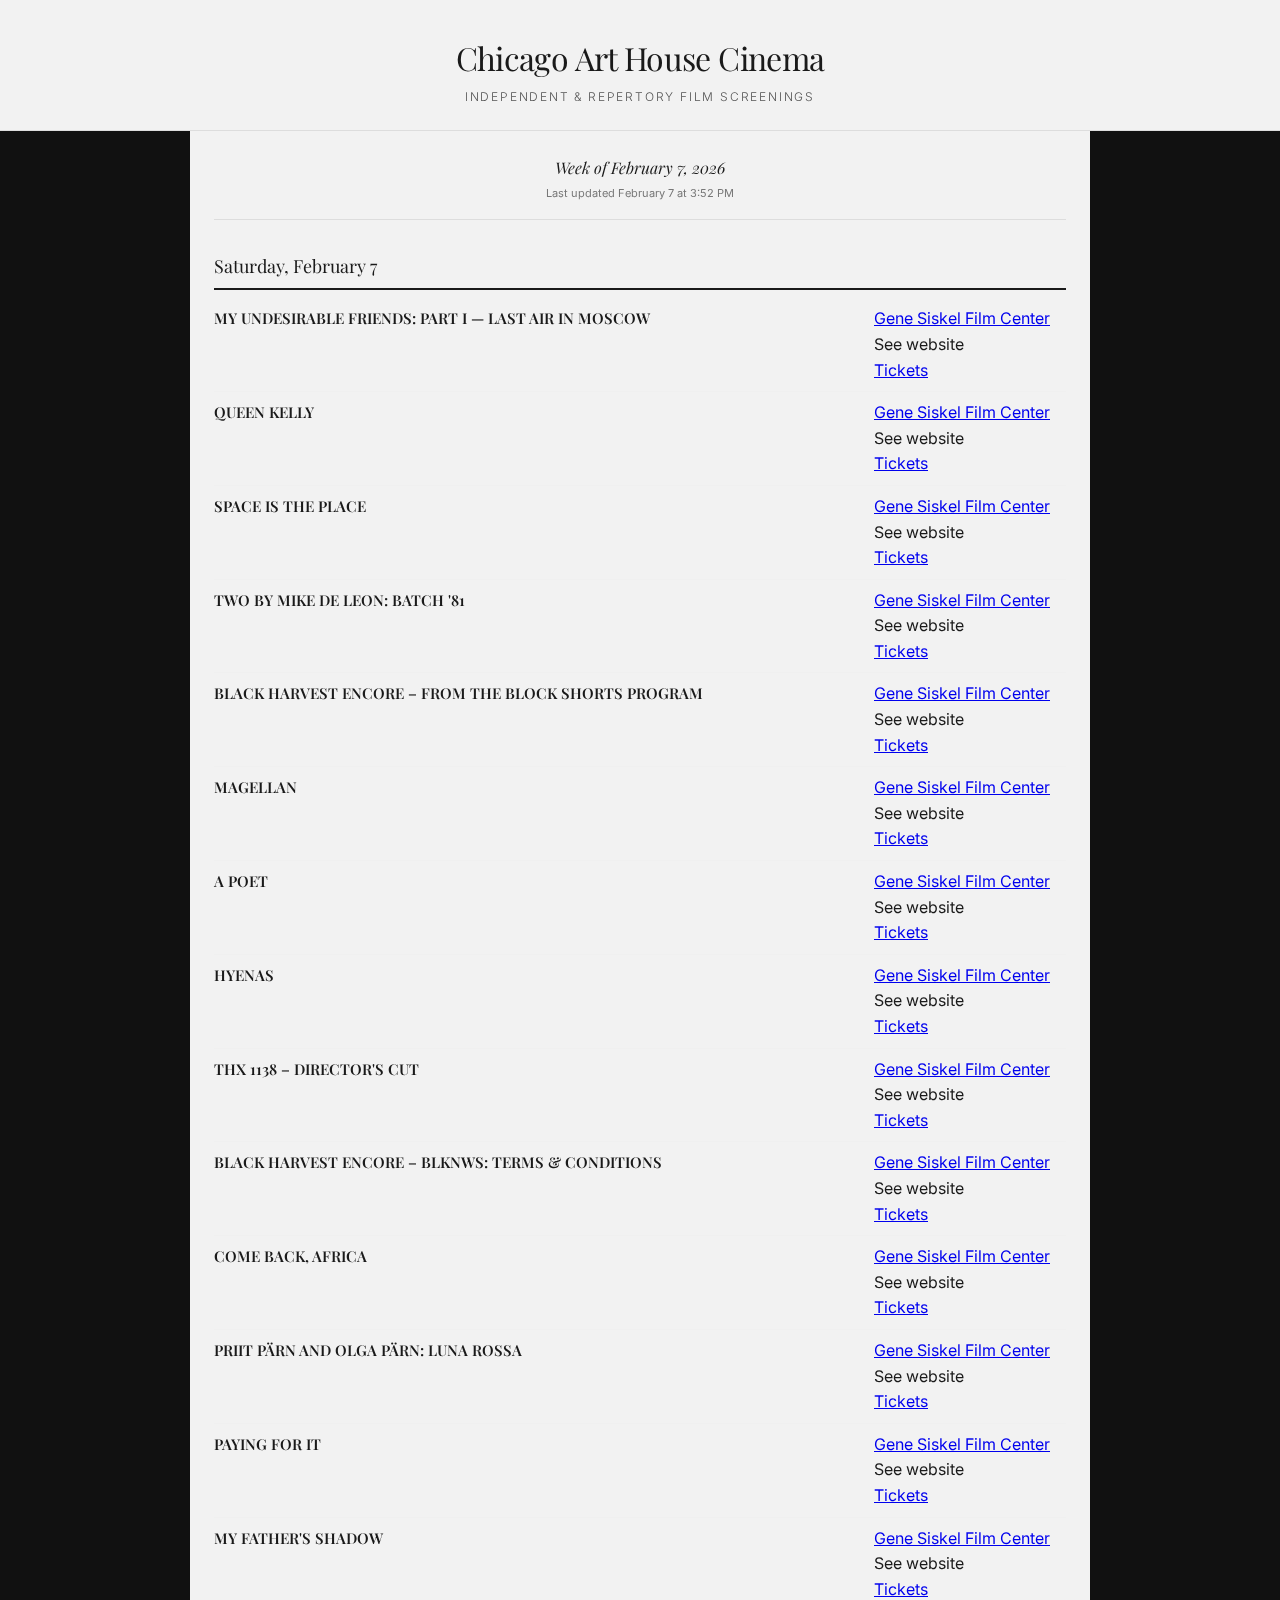
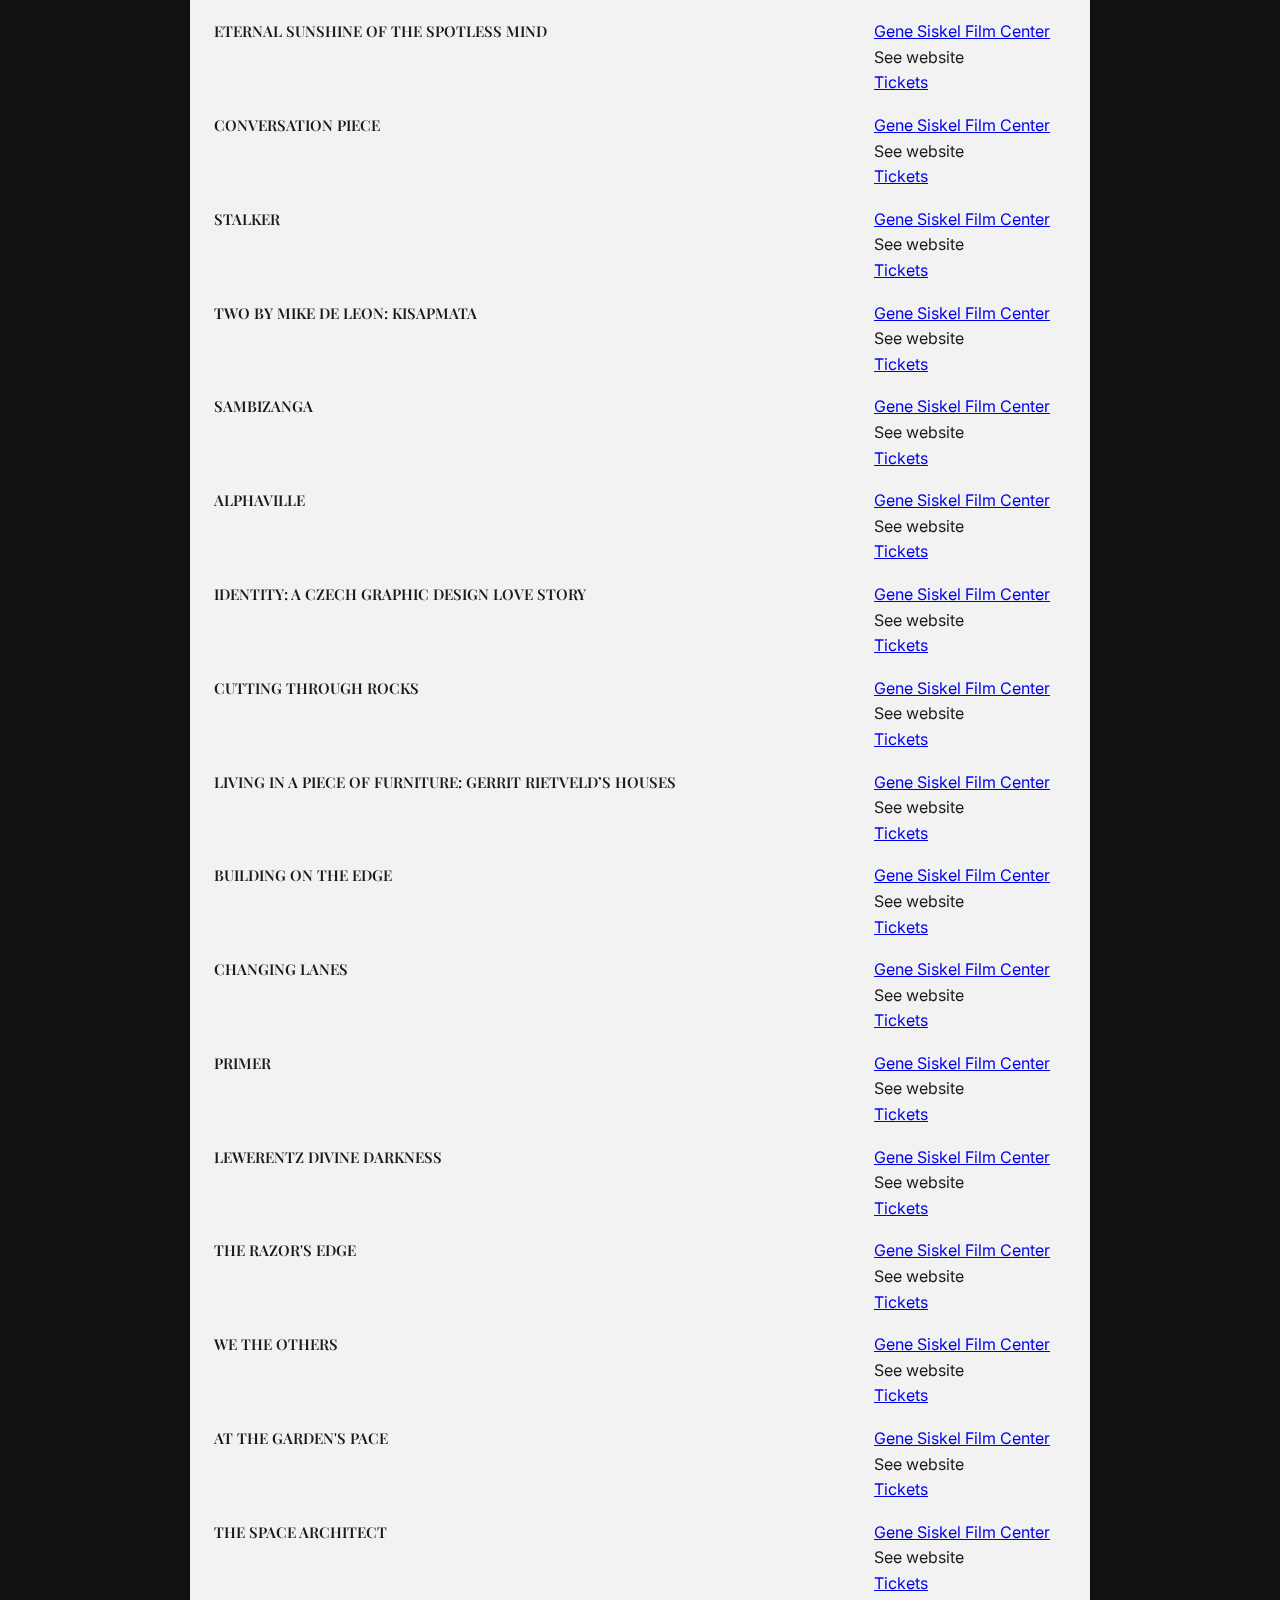
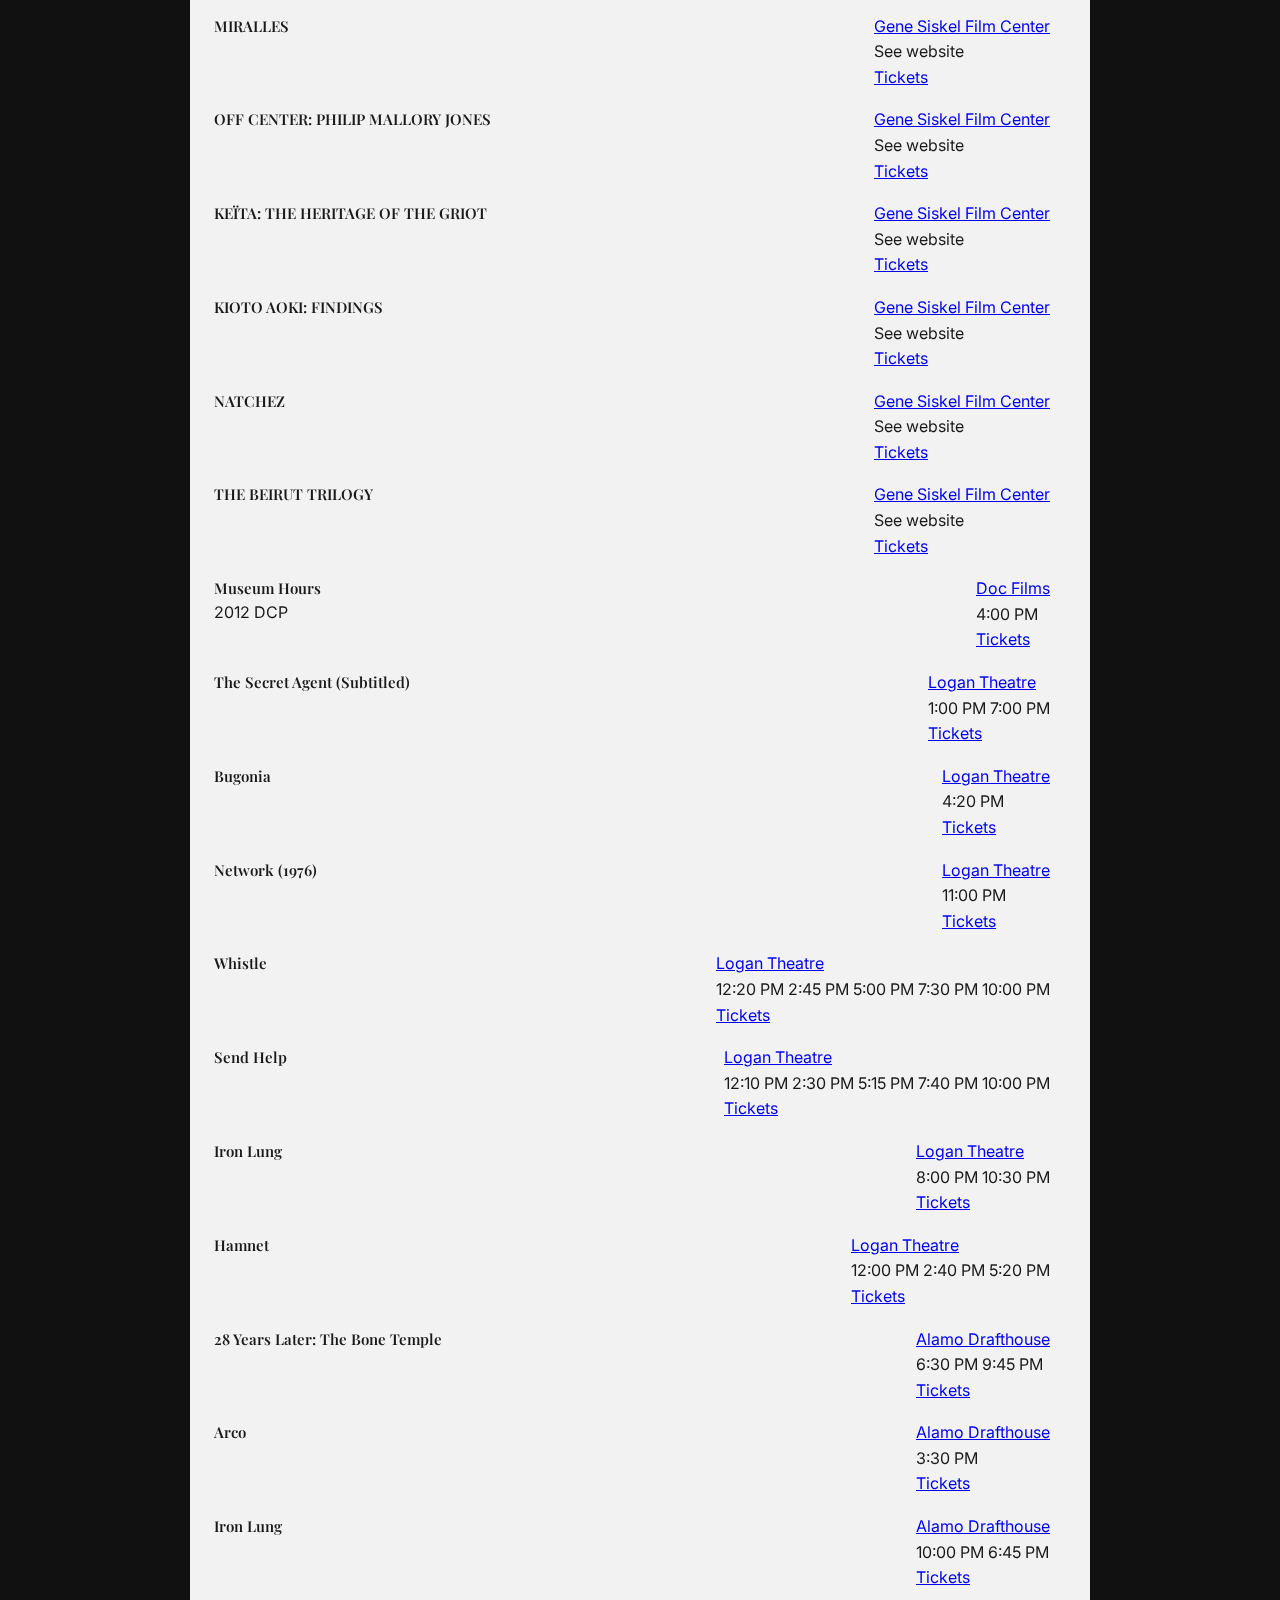
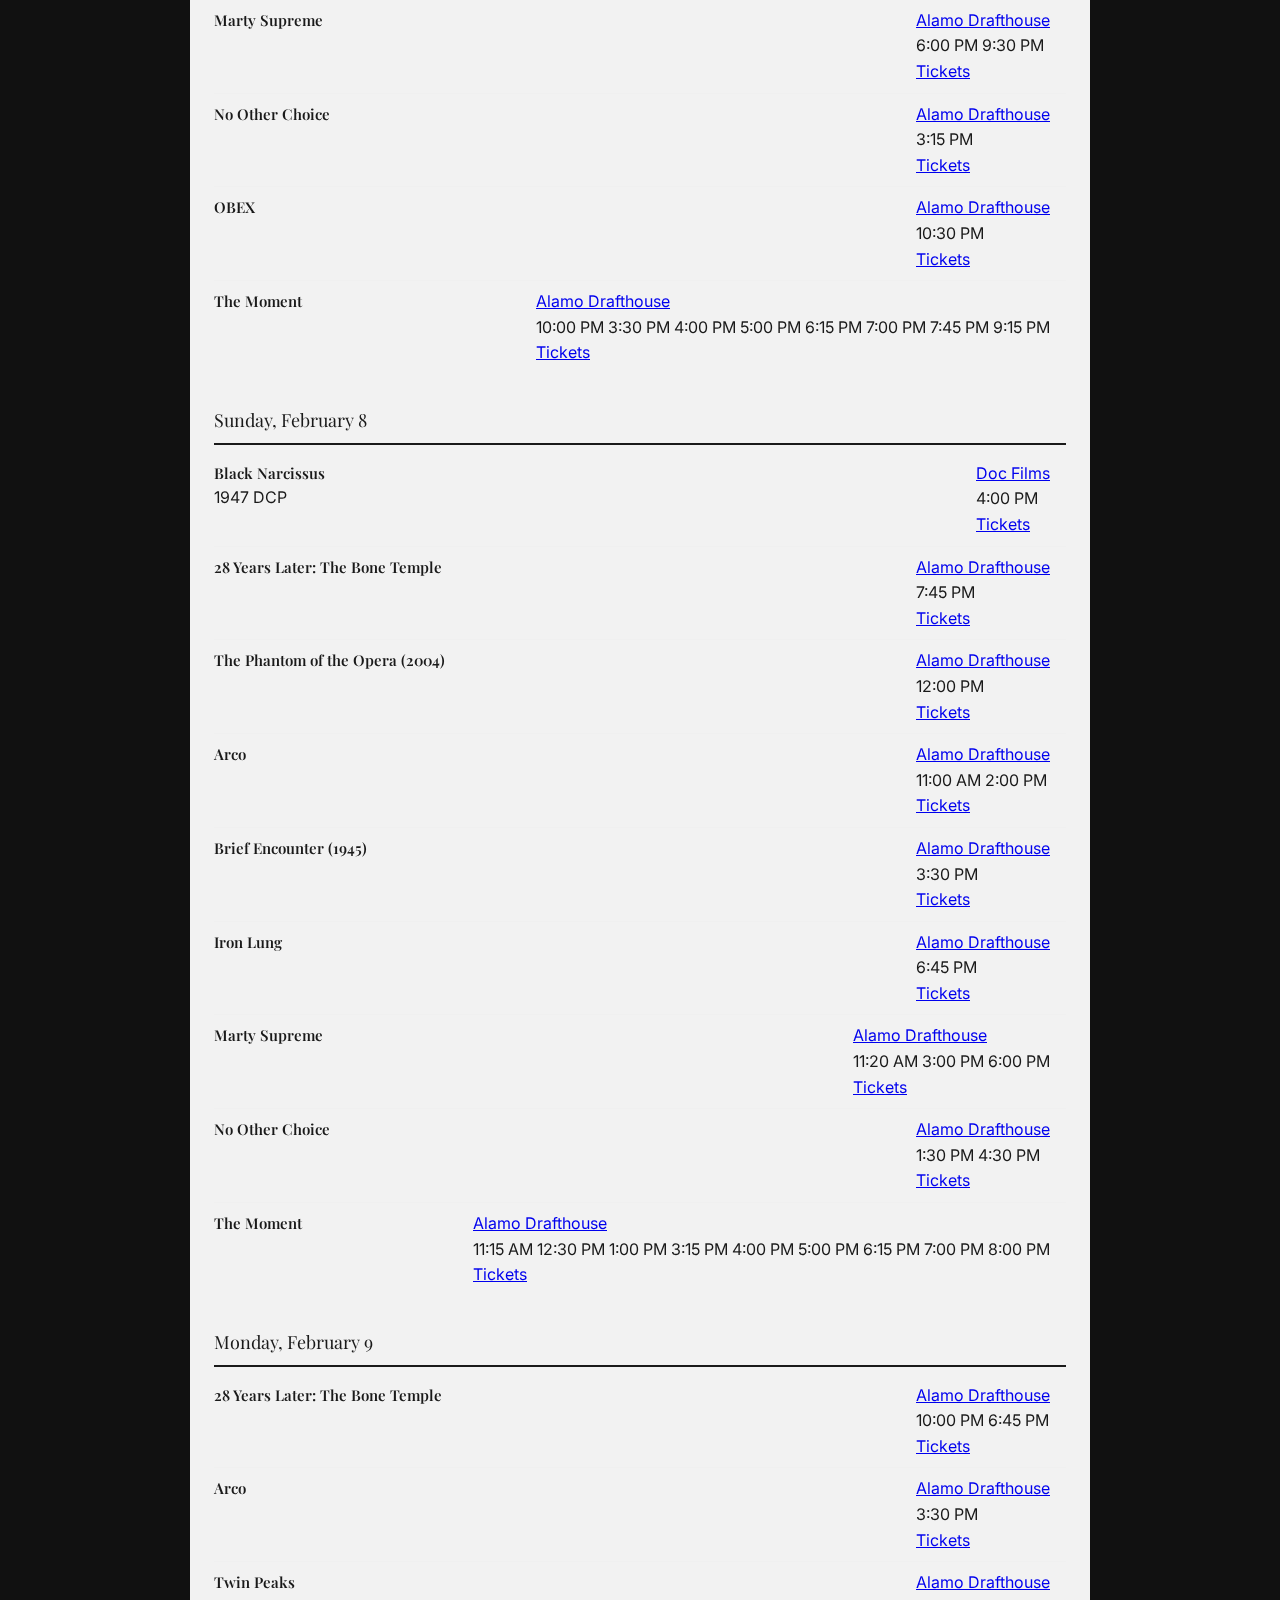
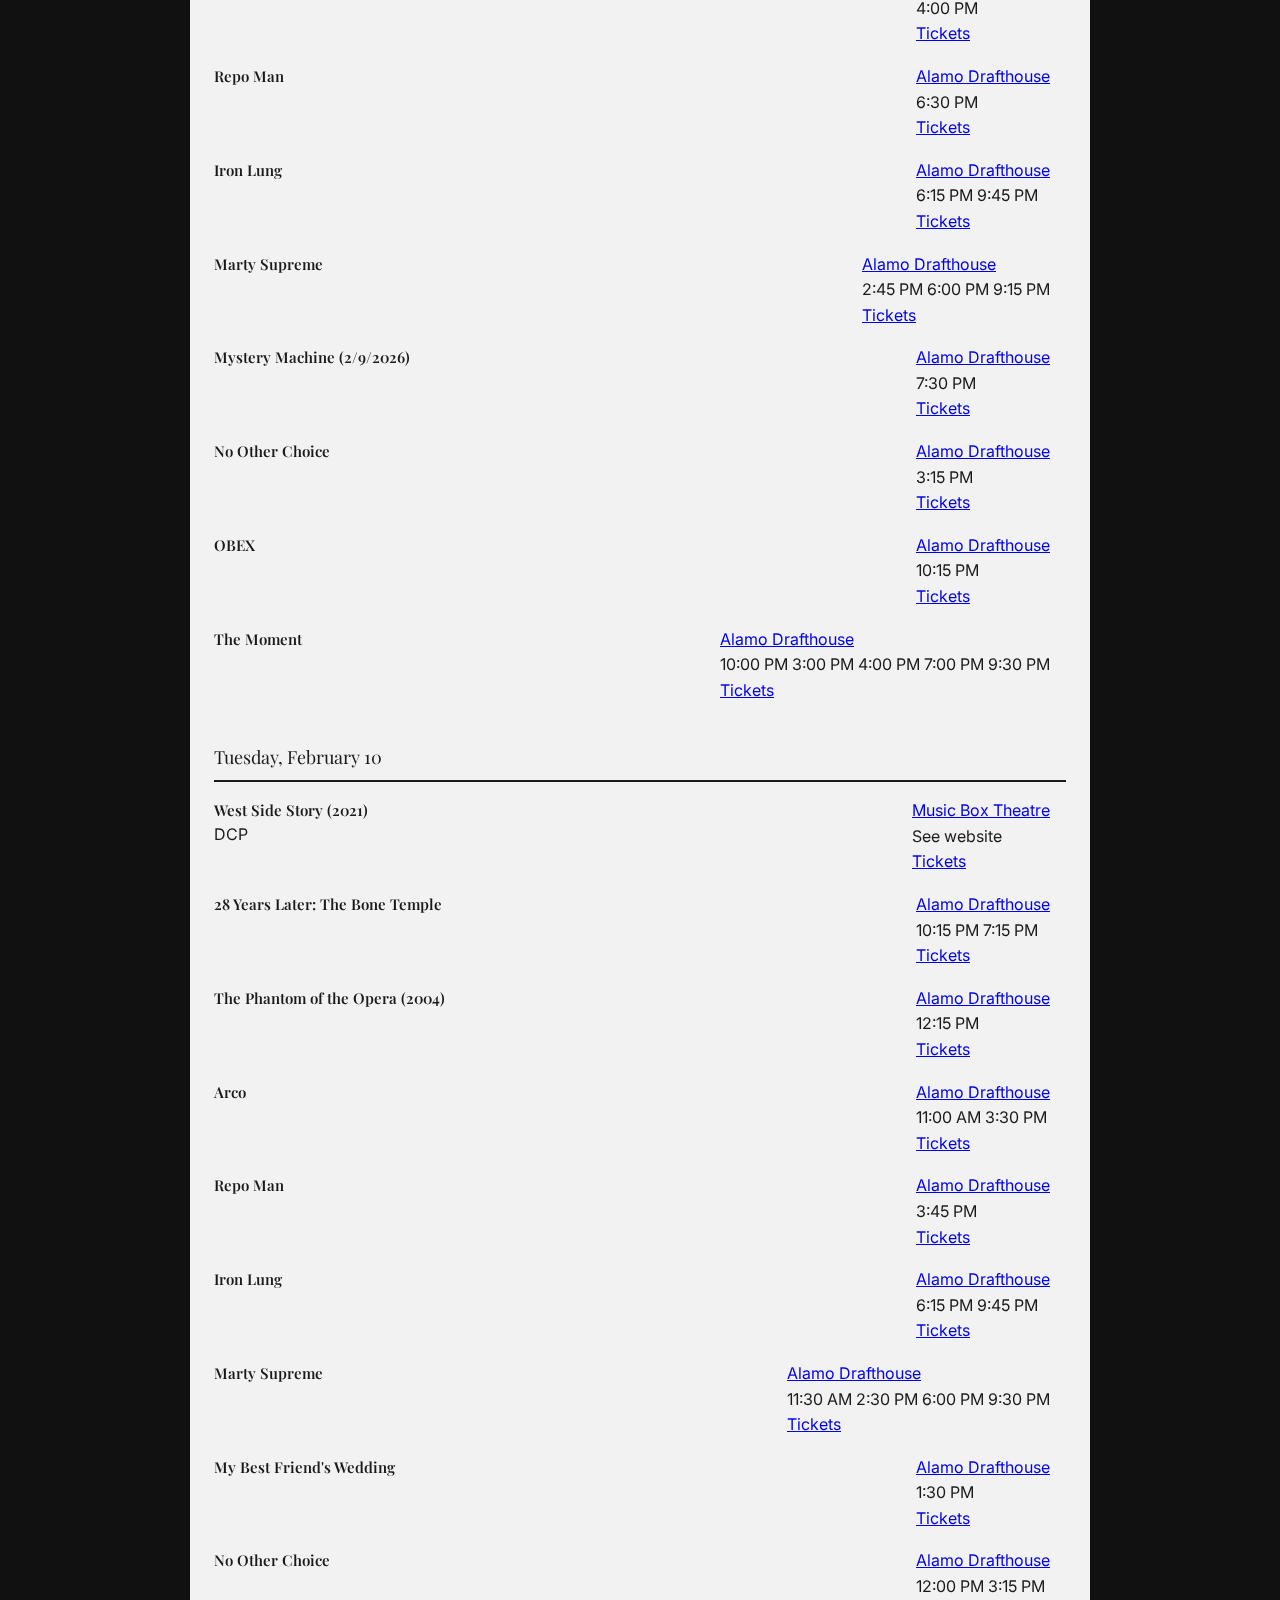
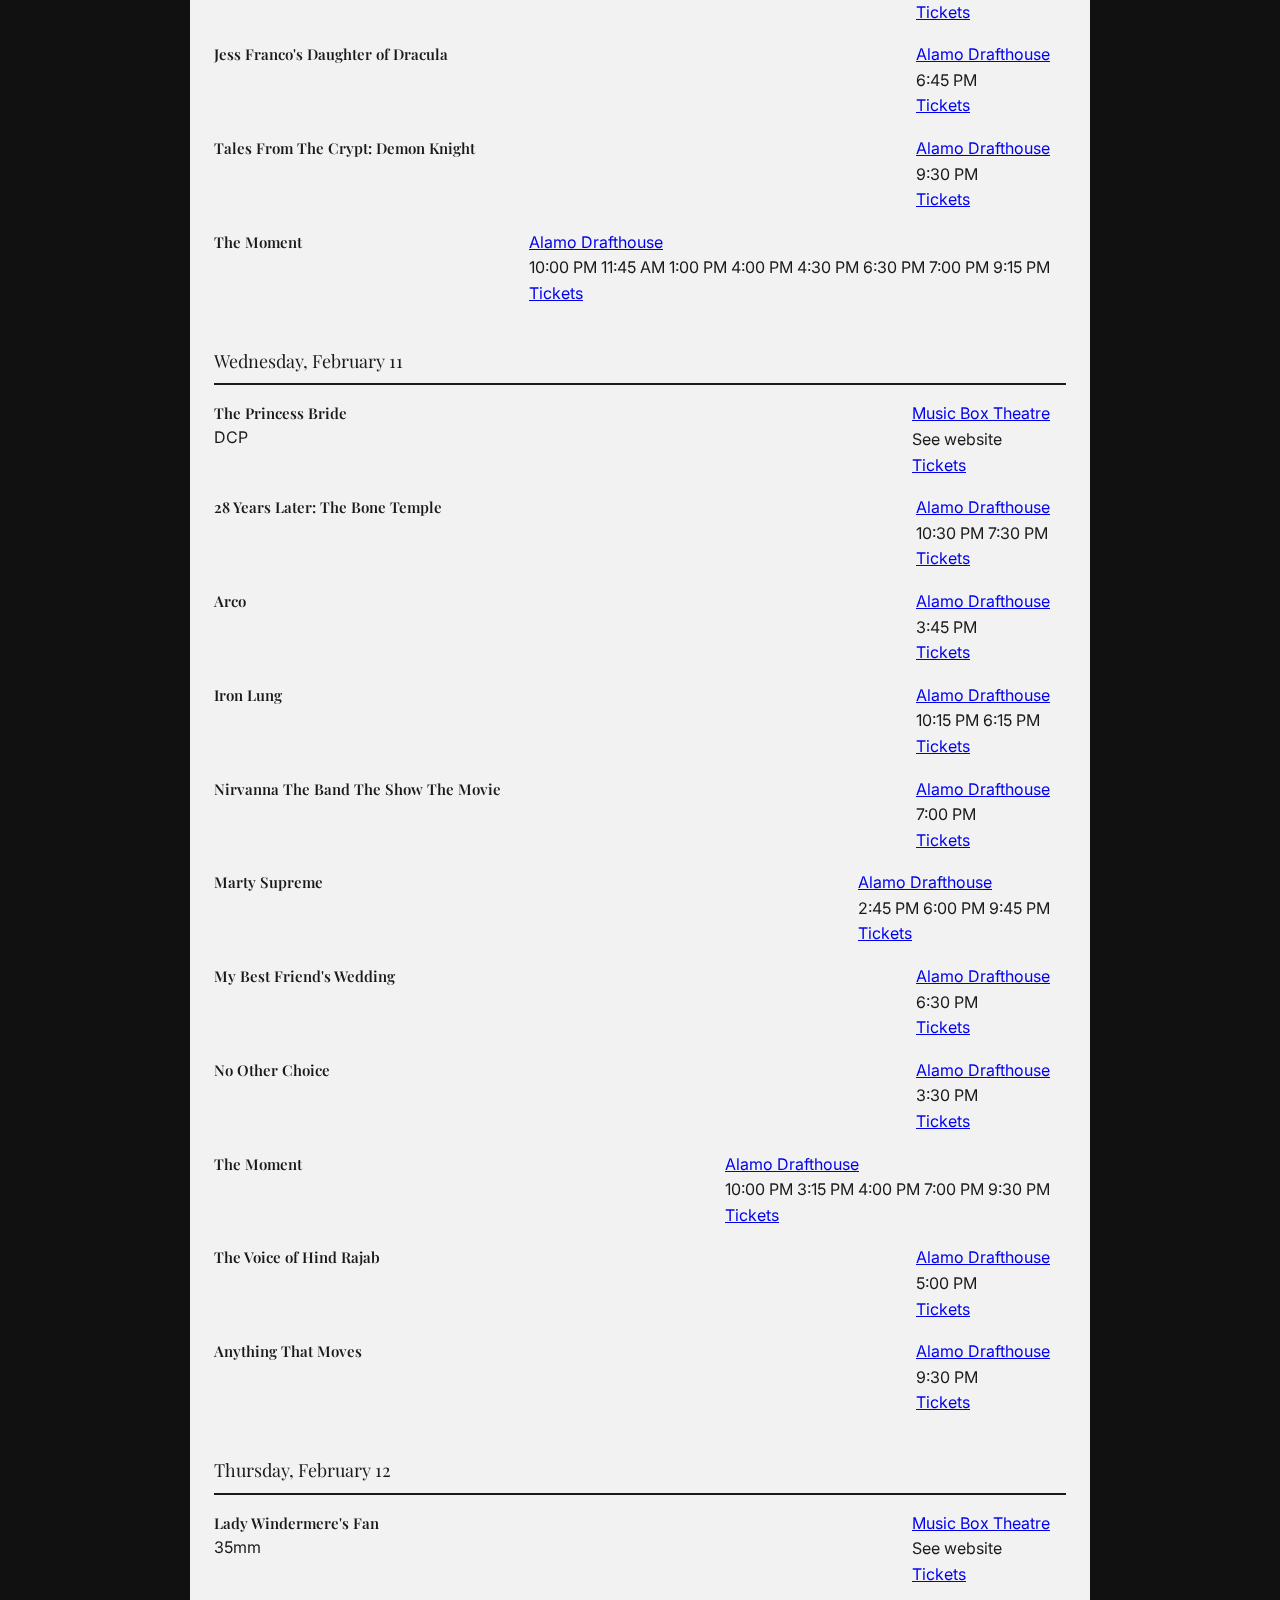
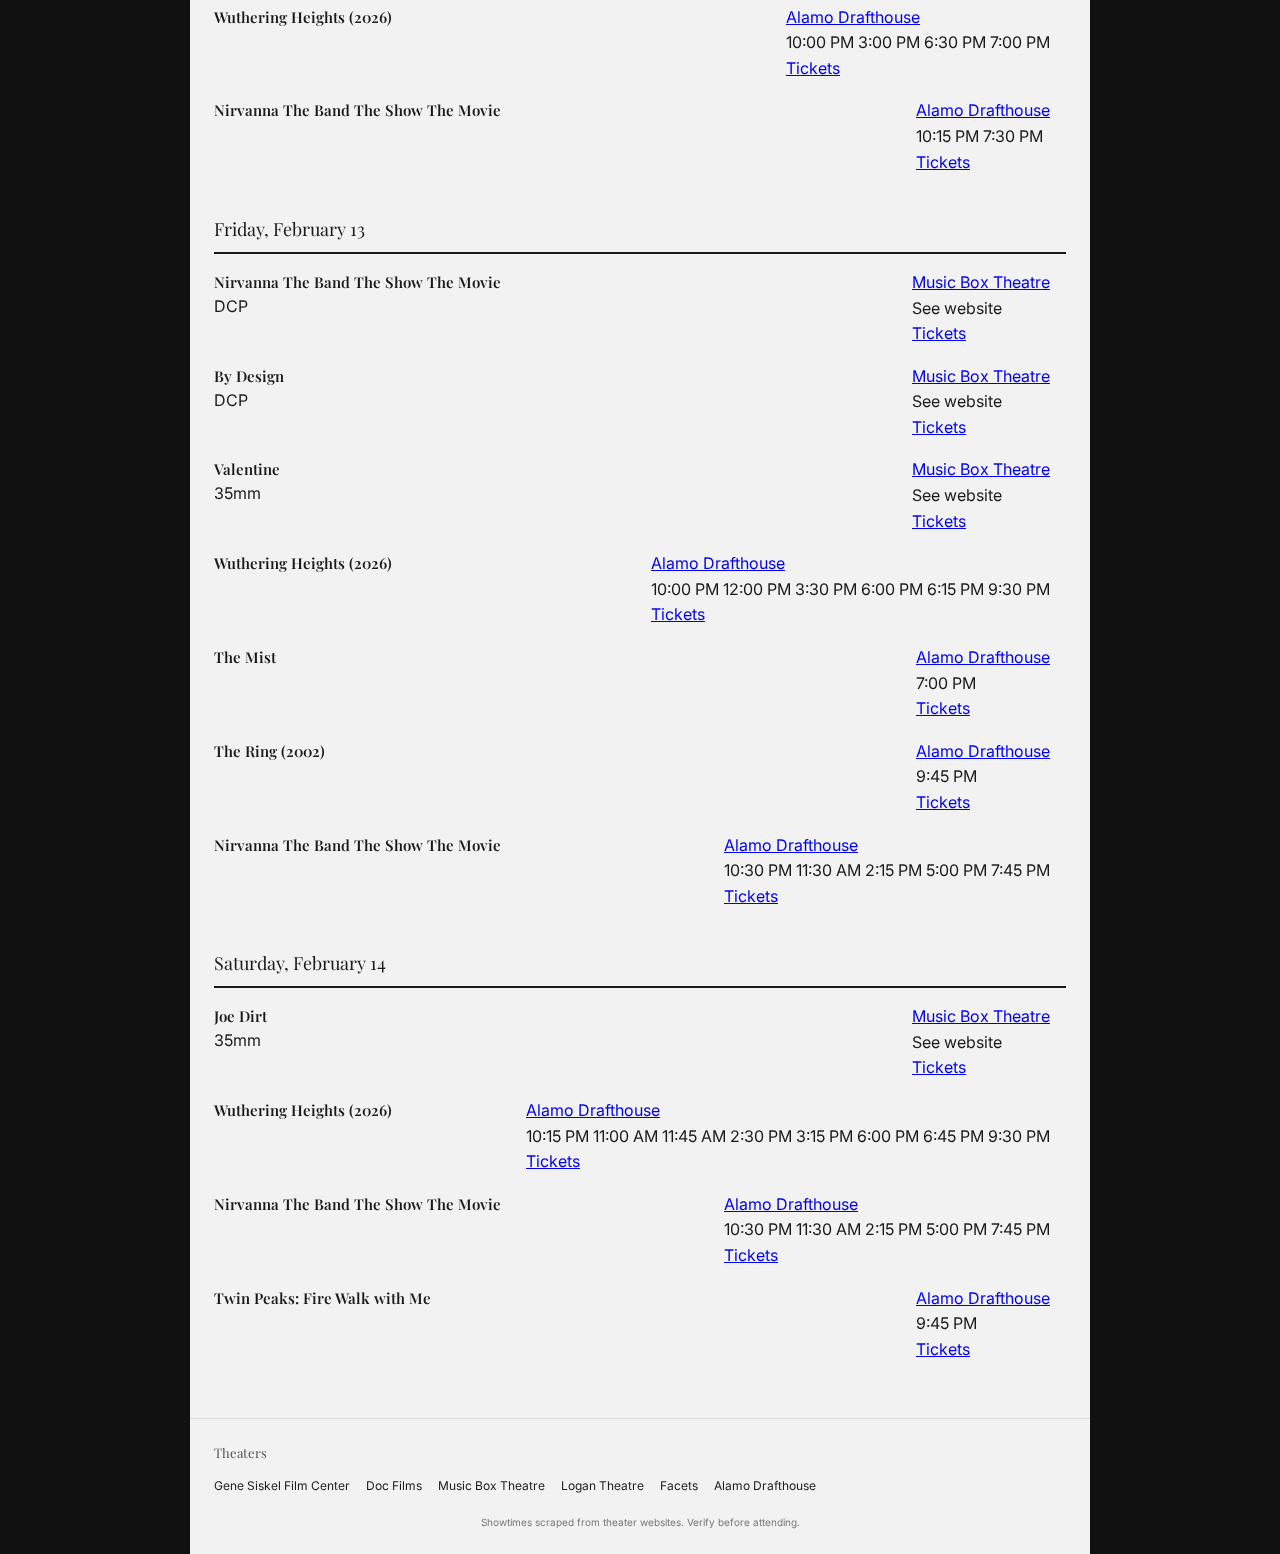
<file: site/index.html>
<!DOCTYPE html>
<html lang="en">
<head>
    <meta charset="UTF-8">
    <meta name="viewport" content="width=device-width, initial-scale=1.0">
    <title>Chicago Art House Cinema</title>
    <link rel="preconnect" href="https://fonts.googleapis.com">
    <link rel="preconnect" href="https://fonts.gstatic.com" crossorigin>
    <link href="https://fonts.googleapis.com/css2?family=Playfair+Display:ital,wght@0,400;0,600;1,400&family=Inter:wght@300;400;500&display=swap" rel="stylesheet">
    <link rel="stylesheet" href="styles.css">
</head>
<body>
    <header>
        <h1>Chicago Art House Cinema</h1>
        <p class="subtitle">Independent & Repertory Film Screenings</p>
    </header>

    <main>
        <section class="week-info">
            <p class="week-label">Week of February 7, 2026</p>
            <p class="updated">Last updated February 7 at 3:52 PM</p>
        </section>

        
        <section class="day-section">
            <h2 class="day-header">Saturday, February 7</h2>

            <div class="screenings">
                
                <article class="screening">
                    <div class="screening-main">
                        <h3 class="film-title">MY UNDESIRABLE FRIENDS: PART I — LAST AIR IN MOSCOW</h3>
                        <div class="film-meta">
                            
                            
                            
                        </div>
                    </div>
                    <div class="screening-details">
                        <a href="https://www.siskelfilmcenter.org" class="theater" target="_blank" rel="noopener">Gene Siskel Film Center</a>
                        <div class="times">
                            
                            <span class="time">See website</span>
                            
                        </div>
                        <a href="https://www.siskelfilmcenter.org/my-undesirable-friends" class="tickets-link" target="_blank" rel="noopener">Tickets</a>
                    </div>
                </article>
                
                <article class="screening">
                    <div class="screening-main">
                        <h3 class="film-title">QUEEN KELLY</h3>
                        <div class="film-meta">
                            
                            
                            
                        </div>
                    </div>
                    <div class="screening-details">
                        <a href="https://www.siskelfilmcenter.org" class="theater" target="_blank" rel="noopener">Gene Siskel Film Center</a>
                        <div class="times">
                            
                            <span class="time">See website</span>
                            
                        </div>
                        <a href="https://www.siskelfilmcenter.org/queen-kelly" class="tickets-link" target="_blank" rel="noopener">Tickets</a>
                    </div>
                </article>
                
                <article class="screening">
                    <div class="screening-main">
                        <h3 class="film-title">SPACE IS THE PLACE</h3>
                        <div class="film-meta">
                            
                            
                            
                        </div>
                    </div>
                    <div class="screening-details">
                        <a href="https://www.siskelfilmcenter.org" class="theater" target="_blank" rel="noopener">Gene Siskel Film Center</a>
                        <div class="times">
                            
                            <span class="time">See website</span>
                            
                        </div>
                        <a href="https://www.siskelfilmcenter.org/space-place" class="tickets-link" target="_blank" rel="noopener">Tickets</a>
                    </div>
                </article>
                
                <article class="screening">
                    <div class="screening-main">
                        <h3 class="film-title">TWO BY MIKE DE LEON: BATCH '81</h3>
                        <div class="film-meta">
                            
                            
                            
                        </div>
                    </div>
                    <div class="screening-details">
                        <a href="https://www.siskelfilmcenter.org" class="theater" target="_blank" rel="noopener">Gene Siskel Film Center</a>
                        <div class="times">
                            
                            <span class="time">See website</span>
                            
                        </div>
                        <a href="https://www.siskelfilmcenter.org/batch-81" class="tickets-link" target="_blank" rel="noopener">Tickets</a>
                    </div>
                </article>
                
                <article class="screening">
                    <div class="screening-main">
                        <h3 class="film-title">BLACK HARVEST ENCORE – FROM THE BLOCK SHORTS PROGRAM</h3>
                        <div class="film-meta">
                            
                            
                            
                        </div>
                    </div>
                    <div class="screening-details">
                        <a href="https://www.siskelfilmcenter.org" class="theater" target="_blank" rel="noopener">Gene Siskel Film Center</a>
                        <div class="times">
                            
                            <span class="time">See website</span>
                            
                        </div>
                        <a href="https://www.siskelfilmcenter.org/from-block" class="tickets-link" target="_blank" rel="noopener">Tickets</a>
                    </div>
                </article>
                
                <article class="screening">
                    <div class="screening-main">
                        <h3 class="film-title">MAGELLAN</h3>
                        <div class="film-meta">
                            
                            
                            
                        </div>
                    </div>
                    <div class="screening-details">
                        <a href="https://www.siskelfilmcenter.org" class="theater" target="_blank" rel="noopener">Gene Siskel Film Center</a>
                        <div class="times">
                            
                            <span class="time">See website</span>
                            
                        </div>
                        <a href="https://www.siskelfilmcenter.org/magellan" class="tickets-link" target="_blank" rel="noopener">Tickets</a>
                    </div>
                </article>
                
                <article class="screening">
                    <div class="screening-main">
                        <h3 class="film-title">A POET</h3>
                        <div class="film-meta">
                            
                            
                            
                        </div>
                    </div>
                    <div class="screening-details">
                        <a href="https://www.siskelfilmcenter.org" class="theater" target="_blank" rel="noopener">Gene Siskel Film Center</a>
                        <div class="times">
                            
                            <span class="time">See website</span>
                            
                        </div>
                        <a href="https://www.siskelfilmcenter.org/poet" class="tickets-link" target="_blank" rel="noopener">Tickets</a>
                    </div>
                </article>
                
                <article class="screening">
                    <div class="screening-main">
                        <h3 class="film-title">HYENAS</h3>
                        <div class="film-meta">
                            
                            
                            
                        </div>
                    </div>
                    <div class="screening-details">
                        <a href="https://www.siskelfilmcenter.org" class="theater" target="_blank" rel="noopener">Gene Siskel Film Center</a>
                        <div class="times">
                            
                            <span class="time">See website</span>
                            
                        </div>
                        <a href="https://www.siskelfilmcenter.org/hyenas" class="tickets-link" target="_blank" rel="noopener">Tickets</a>
                    </div>
                </article>
                
                <article class="screening">
                    <div class="screening-main">
                        <h3 class="film-title">THX 1138 – DIRECTOR'S CUT</h3>
                        <div class="film-meta">
                            
                            
                            
                        </div>
                    </div>
                    <div class="screening-details">
                        <a href="https://www.siskelfilmcenter.org" class="theater" target="_blank" rel="noopener">Gene Siskel Film Center</a>
                        <div class="times">
                            
                            <span class="time">See website</span>
                            
                        </div>
                        <a href="https://www.siskelfilmcenter.org/thx-1138" class="tickets-link" target="_blank" rel="noopener">Tickets</a>
                    </div>
                </article>
                
                <article class="screening">
                    <div class="screening-main">
                        <h3 class="film-title">BLACK HARVEST ENCORE – BLKNWS: TERMS & CONDITIONS</h3>
                        <div class="film-meta">
                            
                            
                            
                        </div>
                    </div>
                    <div class="screening-details">
                        <a href="https://www.siskelfilmcenter.org" class="theater" target="_blank" rel="noopener">Gene Siskel Film Center</a>
                        <div class="times">
                            
                            <span class="time">See website</span>
                            
                        </div>
                        <a href="https://www.siskelfilmcenter.org/blknws" class="tickets-link" target="_blank" rel="noopener">Tickets</a>
                    </div>
                </article>
                
                <article class="screening">
                    <div class="screening-main">
                        <h3 class="film-title">COME BACK, AFRICA</h3>
                        <div class="film-meta">
                            
                            
                            
                        </div>
                    </div>
                    <div class="screening-details">
                        <a href="https://www.siskelfilmcenter.org" class="theater" target="_blank" rel="noopener">Gene Siskel Film Center</a>
                        <div class="times">
                            
                            <span class="time">See website</span>
                            
                        </div>
                        <a href="https://www.siskelfilmcenter.org/come-back-africa" class="tickets-link" target="_blank" rel="noopener">Tickets</a>
                    </div>
                </article>
                
                <article class="screening">
                    <div class="screening-main">
                        <h3 class="film-title">PRIIT PÄRN AND OLGA PÄRN: LUNA ROSSA</h3>
                        <div class="film-meta">
                            
                            
                            
                        </div>
                    </div>
                    <div class="screening-details">
                        <a href="https://www.siskelfilmcenter.org" class="theater" target="_blank" rel="noopener">Gene Siskel Film Center</a>
                        <div class="times">
                            
                            <span class="time">See website</span>
                            
                        </div>
                        <a href="https://www.siskelfilmcenter.org/luna-rossa" class="tickets-link" target="_blank" rel="noopener">Tickets</a>
                    </div>
                </article>
                
                <article class="screening">
                    <div class="screening-main">
                        <h3 class="film-title">PAYING FOR IT</h3>
                        <div class="film-meta">
                            
                            
                            
                        </div>
                    </div>
                    <div class="screening-details">
                        <a href="https://www.siskelfilmcenter.org" class="theater" target="_blank" rel="noopener">Gene Siskel Film Center</a>
                        <div class="times">
                            
                            <span class="time">See website</span>
                            
                        </div>
                        <a href="https://www.siskelfilmcenter.org/paying-it" class="tickets-link" target="_blank" rel="noopener">Tickets</a>
                    </div>
                </article>
                
                <article class="screening">
                    <div class="screening-main">
                        <h3 class="film-title">MY FATHER'S SHADOW</h3>
                        <div class="film-meta">
                            
                            
                            
                        </div>
                    </div>
                    <div class="screening-details">
                        <a href="https://www.siskelfilmcenter.org" class="theater" target="_blank" rel="noopener">Gene Siskel Film Center</a>
                        <div class="times">
                            
                            <span class="time">See website</span>
                            
                        </div>
                        <a href="https://www.siskelfilmcenter.org/my-fathers-shadow" class="tickets-link" target="_blank" rel="noopener">Tickets</a>
                    </div>
                </article>
                
                <article class="screening">
                    <div class="screening-main">
                        <h3 class="film-title">ETERNAL SUNSHINE OF THE SPOTLESS MIND</h3>
                        <div class="film-meta">
                            
                            
                            
                        </div>
                    </div>
                    <div class="screening-details">
                        <a href="https://www.siskelfilmcenter.org" class="theater" target="_blank" rel="noopener">Gene Siskel Film Center</a>
                        <div class="times">
                            
                            <span class="time">See website</span>
                            
                        </div>
                        <a href="https://www.siskelfilmcenter.org/eternal-sunshine" class="tickets-link" target="_blank" rel="noopener">Tickets</a>
                    </div>
                </article>
                
                <article class="screening">
                    <div class="screening-main">
                        <h3 class="film-title">CONVERSATION PIECE</h3>
                        <div class="film-meta">
                            
                            
                            
                        </div>
                    </div>
                    <div class="screening-details">
                        <a href="https://www.siskelfilmcenter.org" class="theater" target="_blank" rel="noopener">Gene Siskel Film Center</a>
                        <div class="times">
                            
                            <span class="time">See website</span>
                            
                        </div>
                        <a href="https://www.siskelfilmcenter.org/conversation-piece" class="tickets-link" target="_blank" rel="noopener">Tickets</a>
                    </div>
                </article>
                
                <article class="screening">
                    <div class="screening-main">
                        <h3 class="film-title">STALKER</h3>
                        <div class="film-meta">
                            
                            
                            
                        </div>
                    </div>
                    <div class="screening-details">
                        <a href="https://www.siskelfilmcenter.org" class="theater" target="_blank" rel="noopener">Gene Siskel Film Center</a>
                        <div class="times">
                            
                            <span class="time">See website</span>
                            
                        </div>
                        <a href="https://www.siskelfilmcenter.org/stalker" class="tickets-link" target="_blank" rel="noopener">Tickets</a>
                    </div>
                </article>
                
                <article class="screening">
                    <div class="screening-main">
                        <h3 class="film-title">TWO BY MIKE DE LEON: KISAPMATA</h3>
                        <div class="film-meta">
                            
                            
                            
                        </div>
                    </div>
                    <div class="screening-details">
                        <a href="https://www.siskelfilmcenter.org" class="theater" target="_blank" rel="noopener">Gene Siskel Film Center</a>
                        <div class="times">
                            
                            <span class="time">See website</span>
                            
                        </div>
                        <a href="https://www.siskelfilmcenter.org/kisapmata" class="tickets-link" target="_blank" rel="noopener">Tickets</a>
                    </div>
                </article>
                
                <article class="screening">
                    <div class="screening-main">
                        <h3 class="film-title">SAMBIZANGA</h3>
                        <div class="film-meta">
                            
                            
                            
                        </div>
                    </div>
                    <div class="screening-details">
                        <a href="https://www.siskelfilmcenter.org" class="theater" target="_blank" rel="noopener">Gene Siskel Film Center</a>
                        <div class="times">
                            
                            <span class="time">See website</span>
                            
                        </div>
                        <a href="https://www.siskelfilmcenter.org/sambizanga" class="tickets-link" target="_blank" rel="noopener">Tickets</a>
                    </div>
                </article>
                
                <article class="screening">
                    <div class="screening-main">
                        <h3 class="film-title">ALPHAVILLE</h3>
                        <div class="film-meta">
                            
                            
                            
                        </div>
                    </div>
                    <div class="screening-details">
                        <a href="https://www.siskelfilmcenter.org" class="theater" target="_blank" rel="noopener">Gene Siskel Film Center</a>
                        <div class="times">
                            
                            <span class="time">See website</span>
                            
                        </div>
                        <a href="https://www.siskelfilmcenter.org/alphaville" class="tickets-link" target="_blank" rel="noopener">Tickets</a>
                    </div>
                </article>
                
                <article class="screening">
                    <div class="screening-main">
                        <h3 class="film-title">IDENTITY: A CZECH GRAPHIC DESIGN LOVE STORY</h3>
                        <div class="film-meta">
                            
                            
                            
                        </div>
                    </div>
                    <div class="screening-details">
                        <a href="https://www.siskelfilmcenter.org" class="theater" target="_blank" rel="noopener">Gene Siskel Film Center</a>
                        <div class="times">
                            
                            <span class="time">See website</span>
                            
                        </div>
                        <a href="https://www.siskelfilmcenter.org/identity" class="tickets-link" target="_blank" rel="noopener">Tickets</a>
                    </div>
                </article>
                
                <article class="screening">
                    <div class="screening-main">
                        <h3 class="film-title">CUTTING THROUGH ROCKS</h3>
                        <div class="film-meta">
                            
                            
                            
                        </div>
                    </div>
                    <div class="screening-details">
                        <a href="https://www.siskelfilmcenter.org" class="theater" target="_blank" rel="noopener">Gene Siskel Film Center</a>
                        <div class="times">
                            
                            <span class="time">See website</span>
                            
                        </div>
                        <a href="https://www.siskelfilmcenter.org/cutting-through-rocks" class="tickets-link" target="_blank" rel="noopener">Tickets</a>
                    </div>
                </article>
                
                <article class="screening">
                    <div class="screening-main">
                        <h3 class="film-title">LIVING IN A PIECE OF FURNITURE: GERRIT RIETVELD’S HOUSES</h3>
                        <div class="film-meta">
                            
                            
                            
                        </div>
                    </div>
                    <div class="screening-details">
                        <a href="https://www.siskelfilmcenter.org" class="theater" target="_blank" rel="noopener">Gene Siskel Film Center</a>
                        <div class="times">
                            
                            <span class="time">See website</span>
                            
                        </div>
                        <a href="https://www.siskelfilmcenter.org/living-piece-furniture" class="tickets-link" target="_blank" rel="noopener">Tickets</a>
                    </div>
                </article>
                
                <article class="screening">
                    <div class="screening-main">
                        <h3 class="film-title">BUILDING ON THE EDGE</h3>
                        <div class="film-meta">
                            
                            
                            
                        </div>
                    </div>
                    <div class="screening-details">
                        <a href="https://www.siskelfilmcenter.org" class="theater" target="_blank" rel="noopener">Gene Siskel Film Center</a>
                        <div class="times">
                            
                            <span class="time">See website</span>
                            
                        </div>
                        <a href="https://www.siskelfilmcenter.org/building-edge" class="tickets-link" target="_blank" rel="noopener">Tickets</a>
                    </div>
                </article>
                
                <article class="screening">
                    <div class="screening-main">
                        <h3 class="film-title">CHANGING LANES</h3>
                        <div class="film-meta">
                            
                            
                            
                        </div>
                    </div>
                    <div class="screening-details">
                        <a href="https://www.siskelfilmcenter.org" class="theater" target="_blank" rel="noopener">Gene Siskel Film Center</a>
                        <div class="times">
                            
                            <span class="time">See website</span>
                            
                        </div>
                        <a href="https://www.siskelfilmcenter.org/changing-lanes" class="tickets-link" target="_blank" rel="noopener">Tickets</a>
                    </div>
                </article>
                
                <article class="screening">
                    <div class="screening-main">
                        <h3 class="film-title">PRIMER</h3>
                        <div class="film-meta">
                            
                            
                            
                        </div>
                    </div>
                    <div class="screening-details">
                        <a href="https://www.siskelfilmcenter.org" class="theater" target="_blank" rel="noopener">Gene Siskel Film Center</a>
                        <div class="times">
                            
                            <span class="time">See website</span>
                            
                        </div>
                        <a href="https://www.siskelfilmcenter.org/primer" class="tickets-link" target="_blank" rel="noopener">Tickets</a>
                    </div>
                </article>
                
                <article class="screening">
                    <div class="screening-main">
                        <h3 class="film-title">LEWERENTZ DIVINE DARKNESS</h3>
                        <div class="film-meta">
                            
                            
                            
                        </div>
                    </div>
                    <div class="screening-details">
                        <a href="https://www.siskelfilmcenter.org" class="theater" target="_blank" rel="noopener">Gene Siskel Film Center</a>
                        <div class="times">
                            
                            <span class="time">See website</span>
                            
                        </div>
                        <a href="https://www.siskelfilmcenter.org/lewerentz" class="tickets-link" target="_blank" rel="noopener">Tickets</a>
                    </div>
                </article>
                
                <article class="screening">
                    <div class="screening-main">
                        <h3 class="film-title">THE RAZOR'S EDGE</h3>
                        <div class="film-meta">
                            
                            
                            
                        </div>
                    </div>
                    <div class="screening-details">
                        <a href="https://www.siskelfilmcenter.org" class="theater" target="_blank" rel="noopener">Gene Siskel Film Center</a>
                        <div class="times">
                            
                            <span class="time">See website</span>
                            
                        </div>
                        <a href="https://www.siskelfilmcenter.org/razors-edge" class="tickets-link" target="_blank" rel="noopener">Tickets</a>
                    </div>
                </article>
                
                <article class="screening">
                    <div class="screening-main">
                        <h3 class="film-title">WE THE OTHERS</h3>
                        <div class="film-meta">
                            
                            
                            
                        </div>
                    </div>
                    <div class="screening-details">
                        <a href="https://www.siskelfilmcenter.org" class="theater" target="_blank" rel="noopener">Gene Siskel Film Center</a>
                        <div class="times">
                            
                            <span class="time">See website</span>
                            
                        </div>
                        <a href="https://www.siskelfilmcenter.org/we-others" class="tickets-link" target="_blank" rel="noopener">Tickets</a>
                    </div>
                </article>
                
                <article class="screening">
                    <div class="screening-main">
                        <h3 class="film-title">AT THE GARDEN'S PACE</h3>
                        <div class="film-meta">
                            
                            
                            
                        </div>
                    </div>
                    <div class="screening-details">
                        <a href="https://www.siskelfilmcenter.org" class="theater" target="_blank" rel="noopener">Gene Siskel Film Center</a>
                        <div class="times">
                            
                            <span class="time">See website</span>
                            
                        </div>
                        <a href="https://www.siskelfilmcenter.org/gardens-pace" class="tickets-link" target="_blank" rel="noopener">Tickets</a>
                    </div>
                </article>
                
                <article class="screening">
                    <div class="screening-main">
                        <h3 class="film-title">THE SPACE ARCHITECT</h3>
                        <div class="film-meta">
                            
                            
                            
                        </div>
                    </div>
                    <div class="screening-details">
                        <a href="https://www.siskelfilmcenter.org" class="theater" target="_blank" rel="noopener">Gene Siskel Film Center</a>
                        <div class="times">
                            
                            <span class="time">See website</span>
                            
                        </div>
                        <a href="https://www.siskelfilmcenter.org/space-architect" class="tickets-link" target="_blank" rel="noopener">Tickets</a>
                    </div>
                </article>
                
                <article class="screening">
                    <div class="screening-main">
                        <h3 class="film-title">MIRALLES</h3>
                        <div class="film-meta">
                            
                            
                            
                        </div>
                    </div>
                    <div class="screening-details">
                        <a href="https://www.siskelfilmcenter.org" class="theater" target="_blank" rel="noopener">Gene Siskel Film Center</a>
                        <div class="times">
                            
                            <span class="time">See website</span>
                            
                        </div>
                        <a href="https://www.siskelfilmcenter.org/miralles" class="tickets-link" target="_blank" rel="noopener">Tickets</a>
                    </div>
                </article>
                
                <article class="screening">
                    <div class="screening-main">
                        <h3 class="film-title">OFF CENTER: PHILIP MALLORY JONES</h3>
                        <div class="film-meta">
                            
                            
                            
                        </div>
                    </div>
                    <div class="screening-details">
                        <a href="https://www.siskelfilmcenter.org" class="theater" target="_blank" rel="noopener">Gene Siskel Film Center</a>
                        <div class="times">
                            
                            <span class="time">See website</span>
                            
                        </div>
                        <a href="https://www.siskelfilmcenter.org/philip-mallory-jones" class="tickets-link" target="_blank" rel="noopener">Tickets</a>
                    </div>
                </article>
                
                <article class="screening">
                    <div class="screening-main">
                        <h3 class="film-title">KEÏTA: THE HERITAGE OF THE GRIOT</h3>
                        <div class="film-meta">
                            
                            
                            
                        </div>
                    </div>
                    <div class="screening-details">
                        <a href="https://www.siskelfilmcenter.org" class="theater" target="_blank" rel="noopener">Gene Siskel Film Center</a>
                        <div class="times">
                            
                            <span class="time">See website</span>
                            
                        </div>
                        <a href="https://www.siskelfilmcenter.org/keita" class="tickets-link" target="_blank" rel="noopener">Tickets</a>
                    </div>
                </article>
                
                <article class="screening">
                    <div class="screening-main">
                        <h3 class="film-title">KIOTO AOKI: FINDINGS</h3>
                        <div class="film-meta">
                            
                            
                            
                        </div>
                    </div>
                    <div class="screening-details">
                        <a href="https://www.siskelfilmcenter.org" class="theater" target="_blank" rel="noopener">Gene Siskel Film Center</a>
                        <div class="times">
                            
                            <span class="time">See website</span>
                            
                        </div>
                        <a href="https://www.siskelfilmcenter.org/findings" class="tickets-link" target="_blank" rel="noopener">Tickets</a>
                    </div>
                </article>
                
                <article class="screening">
                    <div class="screening-main">
                        <h3 class="film-title">NATCHEZ</h3>
                        <div class="film-meta">
                            
                            
                            
                        </div>
                    </div>
                    <div class="screening-details">
                        <a href="https://www.siskelfilmcenter.org" class="theater" target="_blank" rel="noopener">Gene Siskel Film Center</a>
                        <div class="times">
                            
                            <span class="time">See website</span>
                            
                        </div>
                        <a href="https://www.siskelfilmcenter.org/natchez" class="tickets-link" target="_blank" rel="noopener">Tickets</a>
                    </div>
                </article>
                
                <article class="screening">
                    <div class="screening-main">
                        <h3 class="film-title">THE BEIRUT TRILOGY</h3>
                        <div class="film-meta">
                            
                            
                            
                        </div>
                    </div>
                    <div class="screening-details">
                        <a href="https://www.siskelfilmcenter.org" class="theater" target="_blank" rel="noopener">Gene Siskel Film Center</a>
                        <div class="times">
                            
                            <span class="time">See website</span>
                            
                        </div>
                        <a href="https://www.siskelfilmcenter.org/beirut-trilogy" class="tickets-link" target="_blank" rel="noopener">Tickets</a>
                    </div>
                </article>
                
                <article class="screening">
                    <div class="screening-main">
                        <h3 class="film-title">Museum Hours</h3>
                        <div class="film-meta">
                            
                            <span class="year">2012</span>
                            <span class="format">DCP</span>
                        </div>
                    </div>
                    <div class="screening-details">
                        <a href="https://docfilms.org" class="theater" target="_blank" rel="noopener">Doc Films</a>
                        <div class="times">
                            
                            <span class="time">4:00 PM</span>
                            
                        </div>
                        <a href="https://docfilms.org" class="tickets-link" target="_blank" rel="noopener">Tickets</a>
                    </div>
                </article>
                
                <article class="screening">
                    <div class="screening-main">
                        <h3 class="film-title">The Secret Agent (Subtitled)</h3>
                        <div class="film-meta">
                            
                            
                            
                        </div>
                    </div>
                    <div class="screening-details">
                        <a href="https://thelogantheatre.com" class="theater" target="_blank" rel="noopener">Logan Theatre</a>
                        <div class="times">
                            
                            <span class="time">1:00 PM</span>
                            
                            <span class="time">7:00 PM</span>
                            
                        </div>
                        <a href="https://58699.formovietickets.com:2235/T.ASP?WCI=BT&Page=PickTickets&SHOWID=52647&PLACEID=7" class="tickets-link" target="_blank" rel="noopener">Tickets</a>
                    </div>
                </article>
                
                <article class="screening">
                    <div class="screening-main">
                        <h3 class="film-title">Bugonia</h3>
                        <div class="film-meta">
                            
                            
                            
                        </div>
                    </div>
                    <div class="screening-details">
                        <a href="https://thelogantheatre.com" class="theater" target="_blank" rel="noopener">Logan Theatre</a>
                        <div class="times">
                            
                            <span class="time">4:20 PM</span>
                            
                        </div>
                        <a href="https://58699.formovietickets.com:2235/T.ASP?WCI=BT&Page=PickTickets&SHOWID=52660&PLACEID=7" class="tickets-link" target="_blank" rel="noopener">Tickets</a>
                    </div>
                </article>
                
                <article class="screening">
                    <div class="screening-main">
                        <h3 class="film-title">Network (1976)</h3>
                        <div class="film-meta">
                            
                            
                            
                        </div>
                    </div>
                    <div class="screening-details">
                        <a href="https://thelogantheatre.com" class="theater" target="_blank" rel="noopener">Logan Theatre</a>
                        <div class="times">
                            
                            <span class="time">11:00 PM</span>
                            
                        </div>
                        <a href="https://58699.formovietickets.com:2235/T.ASP?WCI=BT&Page=PickTickets&SHOWID=51854&PLACEID=7" class="tickets-link" target="_blank" rel="noopener">Tickets</a>
                    </div>
                </article>
                
                <article class="screening">
                    <div class="screening-main">
                        <h3 class="film-title">Whistle</h3>
                        <div class="film-meta">
                            
                            
                            
                        </div>
                    </div>
                    <div class="screening-details">
                        <a href="https://thelogantheatre.com" class="theater" target="_blank" rel="noopener">Logan Theatre</a>
                        <div class="times">
                            
                            <span class="time">12:20 PM</span>
                            
                            <span class="time">2:45 PM</span>
                            
                            <span class="time">5:00 PM</span>
                            
                            <span class="time">7:30 PM</span>
                            
                            <span class="time">10:00 PM</span>
                            
                        </div>
                        <a href="https://58699.formovietickets.com:2235/T.ASP?WCI=BT&Page=PickTickets&SHOWID=52643&PLACEID=8" class="tickets-link" target="_blank" rel="noopener">Tickets</a>
                    </div>
                </article>
                
                <article class="screening">
                    <div class="screening-main">
                        <h3 class="film-title">Send Help</h3>
                        <div class="film-meta">
                            
                            
                            
                        </div>
                    </div>
                    <div class="screening-details">
                        <a href="https://thelogantheatre.com" class="theater" target="_blank" rel="noopener">Logan Theatre</a>
                        <div class="times">
                            
                            <span class="time">12:10 PM</span>
                            
                            <span class="time">2:30 PM</span>
                            
                            <span class="time">5:15 PM</span>
                            
                            <span class="time">7:40 PM</span>
                            
                            <span class="time">10:00 PM</span>
                            
                        </div>
                        <a href="https://58699.formovietickets.com:2235/T.ASP?WCI=BT&Page=PickTickets&SHOWID=52649&PLACEID=6" class="tickets-link" target="_blank" rel="noopener">Tickets</a>
                    </div>
                </article>
                
                <article class="screening">
                    <div class="screening-main">
                        <h3 class="film-title">Iron Lung</h3>
                        <div class="film-meta">
                            
                            
                            
                        </div>
                    </div>
                    <div class="screening-details">
                        <a href="https://thelogantheatre.com" class="theater" target="_blank" rel="noopener">Logan Theatre</a>
                        <div class="times">
                            
                            <span class="time">8:00 PM</span>
                            
                            <span class="time">10:30 PM</span>
                            
                        </div>
                        <a href="https://58699.formovietickets.com:2235/T.ASP?WCI=BT&Page=PickTickets&SHOWID=52654&PLACEID=9" class="tickets-link" target="_blank" rel="noopener">Tickets</a>
                    </div>
                </article>
                
                <article class="screening">
                    <div class="screening-main">
                        <h3 class="film-title">Hamnet</h3>
                        <div class="film-meta">
                            
                            
                            
                        </div>
                    </div>
                    <div class="screening-details">
                        <a href="https://thelogantheatre.com" class="theater" target="_blank" rel="noopener">Logan Theatre</a>
                        <div class="times">
                            
                            <span class="time">12:00 PM</span>
                            
                            <span class="time">2:40 PM</span>
                            
                            <span class="time">5:20 PM</span>
                            
                        </div>
                        <a href="https://58699.formovietickets.com:2235/T.ASP?WCI=BT&Page=PickTickets&SHOWID=52653&PLACEID=9" class="tickets-link" target="_blank" rel="noopener">Tickets</a>
                    </div>
                </article>
                
                <article class="screening">
                    <div class="screening-main">
                        <h3 class="film-title">28 Years Later: The Bone Temple</h3>
                        <div class="film-meta">
                            
                            
                            
                        </div>
                    </div>
                    <div class="screening-details">
                        <a href="https://drafthouse.com/chicago/theater/wrigleyville" class="theater" target="_blank" rel="noopener">Alamo Drafthouse</a>
                        <div class="times">
                            
                            <span class="time">6:30 PM</span>
                            
                            <span class="time">9:45 PM</span>
                            
                        </div>
                        <a href="https://drafthouse.com/chicago/show/28-years-later-the-bone-temple" class="tickets-link" target="_blank" rel="noopener">Tickets</a>
                    </div>
                </article>
                
                <article class="screening">
                    <div class="screening-main">
                        <h3 class="film-title">Arco</h3>
                        <div class="film-meta">
                            
                            
                            
                        </div>
                    </div>
                    <div class="screening-details">
                        <a href="https://drafthouse.com/chicago/theater/wrigleyville" class="theater" target="_blank" rel="noopener">Alamo Drafthouse</a>
                        <div class="times">
                            
                            <span class="time">3:30 PM</span>
                            
                        </div>
                        <a href="https://drafthouse.com/chicago/show/arco" class="tickets-link" target="_blank" rel="noopener">Tickets</a>
                    </div>
                </article>
                
                <article class="screening">
                    <div class="screening-main">
                        <h3 class="film-title">Iron Lung</h3>
                        <div class="film-meta">
                            
                            
                            
                        </div>
                    </div>
                    <div class="screening-details">
                        <a href="https://drafthouse.com/chicago/theater/wrigleyville" class="theater" target="_blank" rel="noopener">Alamo Drafthouse</a>
                        <div class="times">
                            
                            <span class="time">10:00 PM</span>
                            
                            <span class="time">6:45 PM</span>
                            
                        </div>
                        <a href="https://drafthouse.com/chicago/show/iron-lung" class="tickets-link" target="_blank" rel="noopener">Tickets</a>
                    </div>
                </article>
                
                <article class="screening">
                    <div class="screening-main">
                        <h3 class="film-title">Marty Supreme</h3>
                        <div class="film-meta">
                            
                            
                            
                        </div>
                    </div>
                    <div class="screening-details">
                        <a href="https://drafthouse.com/chicago/theater/wrigleyville" class="theater" target="_blank" rel="noopener">Alamo Drafthouse</a>
                        <div class="times">
                            
                            <span class="time">6:00 PM</span>
                            
                            <span class="time">9:30 PM</span>
                            
                        </div>
                        <a href="https://drafthouse.com/chicago/show/marty-supreme" class="tickets-link" target="_blank" rel="noopener">Tickets</a>
                    </div>
                </article>
                
                <article class="screening">
                    <div class="screening-main">
                        <h3 class="film-title">No Other Choice</h3>
                        <div class="film-meta">
                            
                            
                            
                        </div>
                    </div>
                    <div class="screening-details">
                        <a href="https://drafthouse.com/chicago/theater/wrigleyville" class="theater" target="_blank" rel="noopener">Alamo Drafthouse</a>
                        <div class="times">
                            
                            <span class="time">3:15 PM</span>
                            
                        </div>
                        <a href="https://drafthouse.com/chicago/show/no-other-choice" class="tickets-link" target="_blank" rel="noopener">Tickets</a>
                    </div>
                </article>
                
                <article class="screening">
                    <div class="screening-main">
                        <h3 class="film-title">OBEX</h3>
                        <div class="film-meta">
                            
                            
                            
                        </div>
                    </div>
                    <div class="screening-details">
                        <a href="https://drafthouse.com/chicago/theater/wrigleyville" class="theater" target="_blank" rel="noopener">Alamo Drafthouse</a>
                        <div class="times">
                            
                            <span class="time">10:30 PM</span>
                            
                        </div>
                        <a href="https://drafthouse.com/chicago/show/obex" class="tickets-link" target="_blank" rel="noopener">Tickets</a>
                    </div>
                </article>
                
                <article class="screening">
                    <div class="screening-main">
                        <h3 class="film-title">The Moment</h3>
                        <div class="film-meta">
                            
                            
                            
                        </div>
                    </div>
                    <div class="screening-details">
                        <a href="https://drafthouse.com/chicago/theater/wrigleyville" class="theater" target="_blank" rel="noopener">Alamo Drafthouse</a>
                        <div class="times">
                            
                            <span class="time">10:00 PM</span>
                            
                            <span class="time">3:30 PM</span>
                            
                            <span class="time">4:00 PM</span>
                            
                            <span class="time">5:00 PM</span>
                            
                            <span class="time">6:15 PM</span>
                            
                            <span class="time">7:00 PM</span>
                            
                            <span class="time">7:45 PM</span>
                            
                            <span class="time">9:15 PM</span>
                            
                        </div>
                        <a href="https://drafthouse.com/chicago/show/the-moment" class="tickets-link" target="_blank" rel="noopener">Tickets</a>
                    </div>
                </article>
                
            </div>
        </section>
        
        <section class="day-section">
            <h2 class="day-header">Sunday, February 8</h2>

            <div class="screenings">
                
                <article class="screening">
                    <div class="screening-main">
                        <h3 class="film-title">Black Narcissus</h3>
                        <div class="film-meta">
                            
                            <span class="year">1947</span>
                            <span class="format">DCP</span>
                        </div>
                    </div>
                    <div class="screening-details">
                        <a href="https://docfilms.org" class="theater" target="_blank" rel="noopener">Doc Films</a>
                        <div class="times">
                            
                            <span class="time">4:00 PM</span>
                            
                        </div>
                        <a href="https://docfilms.org" class="tickets-link" target="_blank" rel="noopener">Tickets</a>
                    </div>
                </article>
                
                <article class="screening">
                    <div class="screening-main">
                        <h3 class="film-title">28 Years Later: The Bone Temple</h3>
                        <div class="film-meta">
                            
                            
                            
                        </div>
                    </div>
                    <div class="screening-details">
                        <a href="https://drafthouse.com/chicago/theater/wrigleyville" class="theater" target="_blank" rel="noopener">Alamo Drafthouse</a>
                        <div class="times">
                            
                            <span class="time">7:45 PM</span>
                            
                        </div>
                        <a href="https://drafthouse.com/chicago/show/28-years-later-the-bone-temple" class="tickets-link" target="_blank" rel="noopener">Tickets</a>
                    </div>
                </article>
                
                <article class="screening">
                    <div class="screening-main">
                        <h3 class="film-title">The Phantom of the Opera (2004)</h3>
                        <div class="film-meta">
                            
                            
                            
                        </div>
                    </div>
                    <div class="screening-details">
                        <a href="https://drafthouse.com/chicago/theater/wrigleyville" class="theater" target="_blank" rel="noopener">Alamo Drafthouse</a>
                        <div class="times">
                            
                            <span class="time">12:00 PM</span>
                            
                        </div>
                        <a href="https://drafthouse.com/chicago/show/the-phantom-of-the-opera-2004" class="tickets-link" target="_blank" rel="noopener">Tickets</a>
                    </div>
                </article>
                
                <article class="screening">
                    <div class="screening-main">
                        <h3 class="film-title">Arco</h3>
                        <div class="film-meta">
                            
                            
                            
                        </div>
                    </div>
                    <div class="screening-details">
                        <a href="https://drafthouse.com/chicago/theater/wrigleyville" class="theater" target="_blank" rel="noopener">Alamo Drafthouse</a>
                        <div class="times">
                            
                            <span class="time">11:00 AM</span>
                            
                            <span class="time">2:00 PM</span>
                            
                        </div>
                        <a href="https://drafthouse.com/chicago/show/arco" class="tickets-link" target="_blank" rel="noopener">Tickets</a>
                    </div>
                </article>
                
                <article class="screening">
                    <div class="screening-main">
                        <h3 class="film-title">Brief Encounter (1945)</h3>
                        <div class="film-meta">
                            
                            
                            
                        </div>
                    </div>
                    <div class="screening-details">
                        <a href="https://drafthouse.com/chicago/theater/wrigleyville" class="theater" target="_blank" rel="noopener">Alamo Drafthouse</a>
                        <div class="times">
                            
                            <span class="time">3:30 PM</span>
                            
                        </div>
                        <a href="https://drafthouse.com/chicago/show/brief-encounter" class="tickets-link" target="_blank" rel="noopener">Tickets</a>
                    </div>
                </article>
                
                <article class="screening">
                    <div class="screening-main">
                        <h3 class="film-title">Iron Lung</h3>
                        <div class="film-meta">
                            
                            
                            
                        </div>
                    </div>
                    <div class="screening-details">
                        <a href="https://drafthouse.com/chicago/theater/wrigleyville" class="theater" target="_blank" rel="noopener">Alamo Drafthouse</a>
                        <div class="times">
                            
                            <span class="time">6:45 PM</span>
                            
                        </div>
                        <a href="https://drafthouse.com/chicago/show/iron-lung" class="tickets-link" target="_blank" rel="noopener">Tickets</a>
                    </div>
                </article>
                
                <article class="screening">
                    <div class="screening-main">
                        <h3 class="film-title">Marty Supreme</h3>
                        <div class="film-meta">
                            
                            
                            
                        </div>
                    </div>
                    <div class="screening-details">
                        <a href="https://drafthouse.com/chicago/theater/wrigleyville" class="theater" target="_blank" rel="noopener">Alamo Drafthouse</a>
                        <div class="times">
                            
                            <span class="time">11:20 AM</span>
                            
                            <span class="time">3:00 PM</span>
                            
                            <span class="time">6:00 PM</span>
                            
                        </div>
                        <a href="https://drafthouse.com/chicago/show/marty-supreme" class="tickets-link" target="_blank" rel="noopener">Tickets</a>
                    </div>
                </article>
                
                <article class="screening">
                    <div class="screening-main">
                        <h3 class="film-title">No Other Choice</h3>
                        <div class="film-meta">
                            
                            
                            
                        </div>
                    </div>
                    <div class="screening-details">
                        <a href="https://drafthouse.com/chicago/theater/wrigleyville" class="theater" target="_blank" rel="noopener">Alamo Drafthouse</a>
                        <div class="times">
                            
                            <span class="time">1:30 PM</span>
                            
                            <span class="time">4:30 PM</span>
                            
                        </div>
                        <a href="https://drafthouse.com/chicago/show/no-other-choice" class="tickets-link" target="_blank" rel="noopener">Tickets</a>
                    </div>
                </article>
                
                <article class="screening">
                    <div class="screening-main">
                        <h3 class="film-title">The Moment</h3>
                        <div class="film-meta">
                            
                            
                            
                        </div>
                    </div>
                    <div class="screening-details">
                        <a href="https://drafthouse.com/chicago/theater/wrigleyville" class="theater" target="_blank" rel="noopener">Alamo Drafthouse</a>
                        <div class="times">
                            
                            <span class="time">11:15 AM</span>
                            
                            <span class="time">12:30 PM</span>
                            
                            <span class="time">1:00 PM</span>
                            
                            <span class="time">3:15 PM</span>
                            
                            <span class="time">4:00 PM</span>
                            
                            <span class="time">5:00 PM</span>
                            
                            <span class="time">6:15 PM</span>
                            
                            <span class="time">7:00 PM</span>
                            
                            <span class="time">8:00 PM</span>
                            
                        </div>
                        <a href="https://drafthouse.com/chicago/show/the-moment" class="tickets-link" target="_blank" rel="noopener">Tickets</a>
                    </div>
                </article>
                
            </div>
        </section>
        
        <section class="day-section">
            <h2 class="day-header">Monday, February 9</h2>

            <div class="screenings">
                
                <article class="screening">
                    <div class="screening-main">
                        <h3 class="film-title">28 Years Later: The Bone Temple</h3>
                        <div class="film-meta">
                            
                            
                            
                        </div>
                    </div>
                    <div class="screening-details">
                        <a href="https://drafthouse.com/chicago/theater/wrigleyville" class="theater" target="_blank" rel="noopener">Alamo Drafthouse</a>
                        <div class="times">
                            
                            <span class="time">10:00 PM</span>
                            
                            <span class="time">6:45 PM</span>
                            
                        </div>
                        <a href="https://drafthouse.com/chicago/show/28-years-later-the-bone-temple" class="tickets-link" target="_blank" rel="noopener">Tickets</a>
                    </div>
                </article>
                
                <article class="screening">
                    <div class="screening-main">
                        <h3 class="film-title">Arco</h3>
                        <div class="film-meta">
                            
                            
                            
                        </div>
                    </div>
                    <div class="screening-details">
                        <a href="https://drafthouse.com/chicago/theater/wrigleyville" class="theater" target="_blank" rel="noopener">Alamo Drafthouse</a>
                        <div class="times">
                            
                            <span class="time">3:30 PM</span>
                            
                        </div>
                        <a href="https://drafthouse.com/chicago/show/arco" class="tickets-link" target="_blank" rel="noopener">Tickets</a>
                    </div>
                </article>
                
                <article class="screening">
                    <div class="screening-main">
                        <h3 class="film-title">Twin Peaks</h3>
                        <div class="film-meta">
                            
                            
                            
                        </div>
                    </div>
                    <div class="screening-details">
                        <a href="https://drafthouse.com/chicago/theater/wrigleyville" class="theater" target="_blank" rel="noopener">Alamo Drafthouse</a>
                        <div class="times">
                            
                            <span class="time">4:00 PM</span>
                            
                        </div>
                        <a href="https://drafthouse.com/chicago/show/twin-peaks" class="tickets-link" target="_blank" rel="noopener">Tickets</a>
                    </div>
                </article>
                
                <article class="screening">
                    <div class="screening-main">
                        <h3 class="film-title">Repo Man</h3>
                        <div class="film-meta">
                            
                            
                            
                        </div>
                    </div>
                    <div class="screening-details">
                        <a href="https://drafthouse.com/chicago/theater/wrigleyville" class="theater" target="_blank" rel="noopener">Alamo Drafthouse</a>
                        <div class="times">
                            
                            <span class="time">6:30 PM</span>
                            
                        </div>
                        <a href="https://drafthouse.com/chicago/show/repo-man" class="tickets-link" target="_blank" rel="noopener">Tickets</a>
                    </div>
                </article>
                
                <article class="screening">
                    <div class="screening-main">
                        <h3 class="film-title">Iron Lung</h3>
                        <div class="film-meta">
                            
                            
                            
                        </div>
                    </div>
                    <div class="screening-details">
                        <a href="https://drafthouse.com/chicago/theater/wrigleyville" class="theater" target="_blank" rel="noopener">Alamo Drafthouse</a>
                        <div class="times">
                            
                            <span class="time">6:15 PM</span>
                            
                            <span class="time">9:45 PM</span>
                            
                        </div>
                        <a href="https://drafthouse.com/chicago/show/iron-lung" class="tickets-link" target="_blank" rel="noopener">Tickets</a>
                    </div>
                </article>
                
                <article class="screening">
                    <div class="screening-main">
                        <h3 class="film-title">Marty Supreme</h3>
                        <div class="film-meta">
                            
                            
                            
                        </div>
                    </div>
                    <div class="screening-details">
                        <a href="https://drafthouse.com/chicago/theater/wrigleyville" class="theater" target="_blank" rel="noopener">Alamo Drafthouse</a>
                        <div class="times">
                            
                            <span class="time">2:45 PM</span>
                            
                            <span class="time">6:00 PM</span>
                            
                            <span class="time">9:15 PM</span>
                            
                        </div>
                        <a href="https://drafthouse.com/chicago/show/marty-supreme" class="tickets-link" target="_blank" rel="noopener">Tickets</a>
                    </div>
                </article>
                
                <article class="screening">
                    <div class="screening-main">
                        <h3 class="film-title">Mystery Machine (2/9/2026)</h3>
                        <div class="film-meta">
                            
                            
                            
                        </div>
                    </div>
                    <div class="screening-details">
                        <a href="https://drafthouse.com/chicago/theater/wrigleyville" class="theater" target="_blank" rel="noopener">Alamo Drafthouse</a>
                        <div class="times">
                            
                            <span class="time">7:30 PM</span>
                            
                        </div>
                        <a href="https://drafthouse.com/chicago/show/mystery-machine-2-9-2026" class="tickets-link" target="_blank" rel="noopener">Tickets</a>
                    </div>
                </article>
                
                <article class="screening">
                    <div class="screening-main">
                        <h3 class="film-title">No Other Choice</h3>
                        <div class="film-meta">
                            
                            
                            
                        </div>
                    </div>
                    <div class="screening-details">
                        <a href="https://drafthouse.com/chicago/theater/wrigleyville" class="theater" target="_blank" rel="noopener">Alamo Drafthouse</a>
                        <div class="times">
                            
                            <span class="time">3:15 PM</span>
                            
                        </div>
                        <a href="https://drafthouse.com/chicago/show/no-other-choice" class="tickets-link" target="_blank" rel="noopener">Tickets</a>
                    </div>
                </article>
                
                <article class="screening">
                    <div class="screening-main">
                        <h3 class="film-title">OBEX</h3>
                        <div class="film-meta">
                            
                            
                            
                        </div>
                    </div>
                    <div class="screening-details">
                        <a href="https://drafthouse.com/chicago/theater/wrigleyville" class="theater" target="_blank" rel="noopener">Alamo Drafthouse</a>
                        <div class="times">
                            
                            <span class="time">10:15 PM</span>
                            
                        </div>
                        <a href="https://drafthouse.com/chicago/show/obex" class="tickets-link" target="_blank" rel="noopener">Tickets</a>
                    </div>
                </article>
                
                <article class="screening">
                    <div class="screening-main">
                        <h3 class="film-title">The Moment</h3>
                        <div class="film-meta">
                            
                            
                            
                        </div>
                    </div>
                    <div class="screening-details">
                        <a href="https://drafthouse.com/chicago/theater/wrigleyville" class="theater" target="_blank" rel="noopener">Alamo Drafthouse</a>
                        <div class="times">
                            
                            <span class="time">10:00 PM</span>
                            
                            <span class="time">3:00 PM</span>
                            
                            <span class="time">4:00 PM</span>
                            
                            <span class="time">7:00 PM</span>
                            
                            <span class="time">9:30 PM</span>
                            
                        </div>
                        <a href="https://drafthouse.com/chicago/show/the-moment" class="tickets-link" target="_blank" rel="noopener">Tickets</a>
                    </div>
                </article>
                
            </div>
        </section>
        
        <section class="day-section">
            <h2 class="day-header">Tuesday, February 10</h2>

            <div class="screenings">
                
                <article class="screening">
                    <div class="screening-main">
                        <h3 class="film-title">West Side Story (2021)</h3>
                        <div class="film-meta">
                            
                            
                            <span class="format">DCP</span>
                        </div>
                    </div>
                    <div class="screening-details">
                        <a href="https://musicboxtheatre.com" class="theater" target="_blank" rel="noopener">Music Box Theatre</a>
                        <div class="times">
                            
                            <span class="time">See website</span>
                            
                        </div>
                        <a href="https://musicboxtheatre.com/films-and-events/west-side-story-2021" class="tickets-link" target="_blank" rel="noopener">Tickets</a>
                    </div>
                </article>
                
                <article class="screening">
                    <div class="screening-main">
                        <h3 class="film-title">28 Years Later: The Bone Temple</h3>
                        <div class="film-meta">
                            
                            
                            
                        </div>
                    </div>
                    <div class="screening-details">
                        <a href="https://drafthouse.com/chicago/theater/wrigleyville" class="theater" target="_blank" rel="noopener">Alamo Drafthouse</a>
                        <div class="times">
                            
                            <span class="time">10:15 PM</span>
                            
                            <span class="time">7:15 PM</span>
                            
                        </div>
                        <a href="https://drafthouse.com/chicago/show/28-years-later-the-bone-temple" class="tickets-link" target="_blank" rel="noopener">Tickets</a>
                    </div>
                </article>
                
                <article class="screening">
                    <div class="screening-main">
                        <h3 class="film-title">The Phantom of the Opera (2004)</h3>
                        <div class="film-meta">
                            
                            
                            
                        </div>
                    </div>
                    <div class="screening-details">
                        <a href="https://drafthouse.com/chicago/theater/wrigleyville" class="theater" target="_blank" rel="noopener">Alamo Drafthouse</a>
                        <div class="times">
                            
                            <span class="time">12:15 PM</span>
                            
                        </div>
                        <a href="https://drafthouse.com/chicago/show/the-phantom-of-the-opera-2004" class="tickets-link" target="_blank" rel="noopener">Tickets</a>
                    </div>
                </article>
                
                <article class="screening">
                    <div class="screening-main">
                        <h3 class="film-title">Arco</h3>
                        <div class="film-meta">
                            
                            
                            
                        </div>
                    </div>
                    <div class="screening-details">
                        <a href="https://drafthouse.com/chicago/theater/wrigleyville" class="theater" target="_blank" rel="noopener">Alamo Drafthouse</a>
                        <div class="times">
                            
                            <span class="time">11:00 AM</span>
                            
                            <span class="time">3:30 PM</span>
                            
                        </div>
                        <a href="https://drafthouse.com/chicago/show/arco" class="tickets-link" target="_blank" rel="noopener">Tickets</a>
                    </div>
                </article>
                
                <article class="screening">
                    <div class="screening-main">
                        <h3 class="film-title">Repo Man</h3>
                        <div class="film-meta">
                            
                            
                            
                        </div>
                    </div>
                    <div class="screening-details">
                        <a href="https://drafthouse.com/chicago/theater/wrigleyville" class="theater" target="_blank" rel="noopener">Alamo Drafthouse</a>
                        <div class="times">
                            
                            <span class="time">3:45 PM</span>
                            
                        </div>
                        <a href="https://drafthouse.com/chicago/show/repo-man" class="tickets-link" target="_blank" rel="noopener">Tickets</a>
                    </div>
                </article>
                
                <article class="screening">
                    <div class="screening-main">
                        <h3 class="film-title">Iron Lung</h3>
                        <div class="film-meta">
                            
                            
                            
                        </div>
                    </div>
                    <div class="screening-details">
                        <a href="https://drafthouse.com/chicago/theater/wrigleyville" class="theater" target="_blank" rel="noopener">Alamo Drafthouse</a>
                        <div class="times">
                            
                            <span class="time">6:15 PM</span>
                            
                            <span class="time">9:45 PM</span>
                            
                        </div>
                        <a href="https://drafthouse.com/chicago/show/iron-lung" class="tickets-link" target="_blank" rel="noopener">Tickets</a>
                    </div>
                </article>
                
                <article class="screening">
                    <div class="screening-main">
                        <h3 class="film-title">Marty Supreme</h3>
                        <div class="film-meta">
                            
                            
                            
                        </div>
                    </div>
                    <div class="screening-details">
                        <a href="https://drafthouse.com/chicago/theater/wrigleyville" class="theater" target="_blank" rel="noopener">Alamo Drafthouse</a>
                        <div class="times">
                            
                            <span class="time">11:30 AM</span>
                            
                            <span class="time">2:30 PM</span>
                            
                            <span class="time">6:00 PM</span>
                            
                            <span class="time">9:30 PM</span>
                            
                        </div>
                        <a href="https://drafthouse.com/chicago/show/marty-supreme" class="tickets-link" target="_blank" rel="noopener">Tickets</a>
                    </div>
                </article>
                
                <article class="screening">
                    <div class="screening-main">
                        <h3 class="film-title">My Best Friend's Wedding</h3>
                        <div class="film-meta">
                            
                            
                            
                        </div>
                    </div>
                    <div class="screening-details">
                        <a href="https://drafthouse.com/chicago/theater/wrigleyville" class="theater" target="_blank" rel="noopener">Alamo Drafthouse</a>
                        <div class="times">
                            
                            <span class="time">1:30 PM</span>
                            
                        </div>
                        <a href="https://drafthouse.com/chicago/show/my-best-friends-wedding" class="tickets-link" target="_blank" rel="noopener">Tickets</a>
                    </div>
                </article>
                
                <article class="screening">
                    <div class="screening-main">
                        <h3 class="film-title">No Other Choice</h3>
                        <div class="film-meta">
                            
                            
                            
                        </div>
                    </div>
                    <div class="screening-details">
                        <a href="https://drafthouse.com/chicago/theater/wrigleyville" class="theater" target="_blank" rel="noopener">Alamo Drafthouse</a>
                        <div class="times">
                            
                            <span class="time">12:00 PM</span>
                            
                            <span class="time">3:15 PM</span>
                            
                        </div>
                        <a href="https://drafthouse.com/chicago/show/no-other-choice" class="tickets-link" target="_blank" rel="noopener">Tickets</a>
                    </div>
                </article>
                
                <article class="screening">
                    <div class="screening-main">
                        <h3 class="film-title">Jess Franco's Daughter of Dracula</h3>
                        <div class="film-meta">
                            
                            
                            
                        </div>
                    </div>
                    <div class="screening-details">
                        <a href="https://drafthouse.com/chicago/theater/wrigleyville" class="theater" target="_blank" rel="noopener">Alamo Drafthouse</a>
                        <div class="times">
                            
                            <span class="time">6:45 PM</span>
                            
                        </div>
                        <a href="https://drafthouse.com/chicago/show/jess-francos-daughter-of-dracula" class="tickets-link" target="_blank" rel="noopener">Tickets</a>
                    </div>
                </article>
                
                <article class="screening">
                    <div class="screening-main">
                        <h3 class="film-title">Tales From The Crypt: Demon Knight</h3>
                        <div class="film-meta">
                            
                            
                            
                        </div>
                    </div>
                    <div class="screening-details">
                        <a href="https://drafthouse.com/chicago/theater/wrigleyville" class="theater" target="_blank" rel="noopener">Alamo Drafthouse</a>
                        <div class="times">
                            
                            <span class="time">9:30 PM</span>
                            
                        </div>
                        <a href="https://drafthouse.com/chicago/show/tales-from-the-crypt-demon-knight" class="tickets-link" target="_blank" rel="noopener">Tickets</a>
                    </div>
                </article>
                
                <article class="screening">
                    <div class="screening-main">
                        <h3 class="film-title">The Moment</h3>
                        <div class="film-meta">
                            
                            
                            
                        </div>
                    </div>
                    <div class="screening-details">
                        <a href="https://drafthouse.com/chicago/theater/wrigleyville" class="theater" target="_blank" rel="noopener">Alamo Drafthouse</a>
                        <div class="times">
                            
                            <span class="time">10:00 PM</span>
                            
                            <span class="time">11:45 AM</span>
                            
                            <span class="time">1:00 PM</span>
                            
                            <span class="time">4:00 PM</span>
                            
                            <span class="time">4:30 PM</span>
                            
                            <span class="time">6:30 PM</span>
                            
                            <span class="time">7:00 PM</span>
                            
                            <span class="time">9:15 PM</span>
                            
                        </div>
                        <a href="https://drafthouse.com/chicago/show/the-moment" class="tickets-link" target="_blank" rel="noopener">Tickets</a>
                    </div>
                </article>
                
            </div>
        </section>
        
        <section class="day-section">
            <h2 class="day-header">Wednesday, February 11</h2>

            <div class="screenings">
                
                <article class="screening">
                    <div class="screening-main">
                        <h3 class="film-title">The Princess Bride</h3>
                        <div class="film-meta">
                            
                            
                            <span class="format">DCP</span>
                        </div>
                    </div>
                    <div class="screening-details">
                        <a href="https://musicboxtheatre.com" class="theater" target="_blank" rel="noopener">Music Box Theatre</a>
                        <div class="times">
                            
                            <span class="time">See website</span>
                            
                        </div>
                        <a href="https://musicboxtheatre.com/films-and-events/the-princess-bride" class="tickets-link" target="_blank" rel="noopener">Tickets</a>
                    </div>
                </article>
                
                <article class="screening">
                    <div class="screening-main">
                        <h3 class="film-title">28 Years Later: The Bone Temple</h3>
                        <div class="film-meta">
                            
                            
                            
                        </div>
                    </div>
                    <div class="screening-details">
                        <a href="https://drafthouse.com/chicago/theater/wrigleyville" class="theater" target="_blank" rel="noopener">Alamo Drafthouse</a>
                        <div class="times">
                            
                            <span class="time">10:30 PM</span>
                            
                            <span class="time">7:30 PM</span>
                            
                        </div>
                        <a href="https://drafthouse.com/chicago/show/28-years-later-the-bone-temple" class="tickets-link" target="_blank" rel="noopener">Tickets</a>
                    </div>
                </article>
                
                <article class="screening">
                    <div class="screening-main">
                        <h3 class="film-title">Arco</h3>
                        <div class="film-meta">
                            
                            
                            
                        </div>
                    </div>
                    <div class="screening-details">
                        <a href="https://drafthouse.com/chicago/theater/wrigleyville" class="theater" target="_blank" rel="noopener">Alamo Drafthouse</a>
                        <div class="times">
                            
                            <span class="time">3:45 PM</span>
                            
                        </div>
                        <a href="https://drafthouse.com/chicago/show/arco" class="tickets-link" target="_blank" rel="noopener">Tickets</a>
                    </div>
                </article>
                
                <article class="screening">
                    <div class="screening-main">
                        <h3 class="film-title">Iron Lung</h3>
                        <div class="film-meta">
                            
                            
                            
                        </div>
                    </div>
                    <div class="screening-details">
                        <a href="https://drafthouse.com/chicago/theater/wrigleyville" class="theater" target="_blank" rel="noopener">Alamo Drafthouse</a>
                        <div class="times">
                            
                            <span class="time">10:15 PM</span>
                            
                            <span class="time">6:15 PM</span>
                            
                        </div>
                        <a href="https://drafthouse.com/chicago/show/iron-lung" class="tickets-link" target="_blank" rel="noopener">Tickets</a>
                    </div>
                </article>
                
                <article class="screening">
                    <div class="screening-main">
                        <h3 class="film-title">Nirvanna The Band The Show The Movie</h3>
                        <div class="film-meta">
                            
                            
                            
                        </div>
                    </div>
                    <div class="screening-details">
                        <a href="https://drafthouse.com/chicago/theater/wrigleyville" class="theater" target="_blank" rel="noopener">Alamo Drafthouse</a>
                        <div class="times">
                            
                            <span class="time">7:00 PM</span>
                            
                        </div>
                        <a href="https://drafthouse.com/chicago/show/nirvanna-the-band-the-show-the-movie" class="tickets-link" target="_blank" rel="noopener">Tickets</a>
                    </div>
                </article>
                
                <article class="screening">
                    <div class="screening-main">
                        <h3 class="film-title">Marty Supreme</h3>
                        <div class="film-meta">
                            
                            
                            
                        </div>
                    </div>
                    <div class="screening-details">
                        <a href="https://drafthouse.com/chicago/theater/wrigleyville" class="theater" target="_blank" rel="noopener">Alamo Drafthouse</a>
                        <div class="times">
                            
                            <span class="time">2:45 PM</span>
                            
                            <span class="time">6:00 PM</span>
                            
                            <span class="time">9:45 PM</span>
                            
                        </div>
                        <a href="https://drafthouse.com/chicago/show/marty-supreme" class="tickets-link" target="_blank" rel="noopener">Tickets</a>
                    </div>
                </article>
                
                <article class="screening">
                    <div class="screening-main">
                        <h3 class="film-title">My Best Friend's Wedding</h3>
                        <div class="film-meta">
                            
                            
                            
                        </div>
                    </div>
                    <div class="screening-details">
                        <a href="https://drafthouse.com/chicago/theater/wrigleyville" class="theater" target="_blank" rel="noopener">Alamo Drafthouse</a>
                        <div class="times">
                            
                            <span class="time">6:30 PM</span>
                            
                        </div>
                        <a href="https://drafthouse.com/chicago/show/my-best-friends-wedding" class="tickets-link" target="_blank" rel="noopener">Tickets</a>
                    </div>
                </article>
                
                <article class="screening">
                    <div class="screening-main">
                        <h3 class="film-title">No Other Choice</h3>
                        <div class="film-meta">
                            
                            
                            
                        </div>
                    </div>
                    <div class="screening-details">
                        <a href="https://drafthouse.com/chicago/theater/wrigleyville" class="theater" target="_blank" rel="noopener">Alamo Drafthouse</a>
                        <div class="times">
                            
                            <span class="time">3:30 PM</span>
                            
                        </div>
                        <a href="https://drafthouse.com/chicago/show/no-other-choice" class="tickets-link" target="_blank" rel="noopener">Tickets</a>
                    </div>
                </article>
                
                <article class="screening">
                    <div class="screening-main">
                        <h3 class="film-title">The Moment</h3>
                        <div class="film-meta">
                            
                            
                            
                        </div>
                    </div>
                    <div class="screening-details">
                        <a href="https://drafthouse.com/chicago/theater/wrigleyville" class="theater" target="_blank" rel="noopener">Alamo Drafthouse</a>
                        <div class="times">
                            
                            <span class="time">10:00 PM</span>
                            
                            <span class="time">3:15 PM</span>
                            
                            <span class="time">4:00 PM</span>
                            
                            <span class="time">7:00 PM</span>
                            
                            <span class="time">9:30 PM</span>
                            
                        </div>
                        <a href="https://drafthouse.com/chicago/show/the-moment" class="tickets-link" target="_blank" rel="noopener">Tickets</a>
                    </div>
                </article>
                
                <article class="screening">
                    <div class="screening-main">
                        <h3 class="film-title">The Voice of Hind Rajab</h3>
                        <div class="film-meta">
                            
                            
                            
                        </div>
                    </div>
                    <div class="screening-details">
                        <a href="https://drafthouse.com/chicago/theater/wrigleyville" class="theater" target="_blank" rel="noopener">Alamo Drafthouse</a>
                        <div class="times">
                            
                            <span class="time">5:00 PM</span>
                            
                        </div>
                        <a href="https://drafthouse.com/chicago/show/the-voice-of-hind-rajab" class="tickets-link" target="_blank" rel="noopener">Tickets</a>
                    </div>
                </article>
                
                <article class="screening">
                    <div class="screening-main">
                        <h3 class="film-title">Anything That Moves</h3>
                        <div class="film-meta">
                            
                            
                            
                        </div>
                    </div>
                    <div class="screening-details">
                        <a href="https://drafthouse.com/chicago/theater/wrigleyville" class="theater" target="_blank" rel="noopener">Alamo Drafthouse</a>
                        <div class="times">
                            
                            <span class="time">9:30 PM</span>
                            
                        </div>
                        <a href="https://drafthouse.com/chicago/show/anything-that-moves" class="tickets-link" target="_blank" rel="noopener">Tickets</a>
                    </div>
                </article>
                
            </div>
        </section>
        
        <section class="day-section">
            <h2 class="day-header">Thursday, February 12</h2>

            <div class="screenings">
                
                <article class="screening">
                    <div class="screening-main">
                        <h3 class="film-title">Lady Windermere's Fan</h3>
                        <div class="film-meta">
                            
                            
                            <span class="format">35mm</span>
                        </div>
                    </div>
                    <div class="screening-details">
                        <a href="https://musicboxtheatre.com" class="theater" target="_blank" rel="noopener">Music Box Theatre</a>
                        <div class="times">
                            
                            <span class="time">See website</span>
                            
                        </div>
                        <a href="https://musicboxtheatre.com/films-and-events/lady-windermeres-fan" class="tickets-link" target="_blank" rel="noopener">Tickets</a>
                    </div>
                </article>
                
                <article class="screening">
                    <div class="screening-main">
                        <h3 class="film-title">Wuthering Heights (2026)</h3>
                        <div class="film-meta">
                            
                            
                            
                        </div>
                    </div>
                    <div class="screening-details">
                        <a href="https://drafthouse.com/chicago/theater/wrigleyville" class="theater" target="_blank" rel="noopener">Alamo Drafthouse</a>
                        <div class="times">
                            
                            <span class="time">10:00 PM</span>
                            
                            <span class="time">3:00 PM</span>
                            
                            <span class="time">6:30 PM</span>
                            
                            <span class="time">7:00 PM</span>
                            
                        </div>
                        <a href="https://drafthouse.com/chicago/show/wuthering-heights-2026" class="tickets-link" target="_blank" rel="noopener">Tickets</a>
                    </div>
                </article>
                
                <article class="screening">
                    <div class="screening-main">
                        <h3 class="film-title">Nirvanna The Band The Show The Movie</h3>
                        <div class="film-meta">
                            
                            
                            
                        </div>
                    </div>
                    <div class="screening-details">
                        <a href="https://drafthouse.com/chicago/theater/wrigleyville" class="theater" target="_blank" rel="noopener">Alamo Drafthouse</a>
                        <div class="times">
                            
                            <span class="time">10:15 PM</span>
                            
                            <span class="time">7:30 PM</span>
                            
                        </div>
                        <a href="https://drafthouse.com/chicago/show/nirvanna-the-band-the-show-the-movie" class="tickets-link" target="_blank" rel="noopener">Tickets</a>
                    </div>
                </article>
                
            </div>
        </section>
        
        <section class="day-section">
            <h2 class="day-header">Friday, February 13</h2>

            <div class="screenings">
                
                <article class="screening">
                    <div class="screening-main">
                        <h3 class="film-title">Nirvanna The Band The Show The Movie</h3>
                        <div class="film-meta">
                            
                            
                            <span class="format">DCP</span>
                        </div>
                    </div>
                    <div class="screening-details">
                        <a href="https://musicboxtheatre.com" class="theater" target="_blank" rel="noopener">Music Box Theatre</a>
                        <div class="times">
                            
                            <span class="time">See website</span>
                            
                        </div>
                        <a href="https://musicboxtheatre.com/films-and-events/nirvanna-the-band-the-show-the-movie" class="tickets-link" target="_blank" rel="noopener">Tickets</a>
                    </div>
                </article>
                
                <article class="screening">
                    <div class="screening-main">
                        <h3 class="film-title">By Design</h3>
                        <div class="film-meta">
                            
                            
                            <span class="format">DCP</span>
                        </div>
                    </div>
                    <div class="screening-details">
                        <a href="https://musicboxtheatre.com" class="theater" target="_blank" rel="noopener">Music Box Theatre</a>
                        <div class="times">
                            
                            <span class="time">See website</span>
                            
                        </div>
                        <a href="https://musicboxtheatre.com/films-and-events/by-design" class="tickets-link" target="_blank" rel="noopener">Tickets</a>
                    </div>
                </article>
                
                <article class="screening">
                    <div class="screening-main">
                        <h3 class="film-title">Valentine</h3>
                        <div class="film-meta">
                            
                            
                            <span class="format">35mm</span>
                        </div>
                    </div>
                    <div class="screening-details">
                        <a href="https://musicboxtheatre.com" class="theater" target="_blank" rel="noopener">Music Box Theatre</a>
                        <div class="times">
                            
                            <span class="time">See website</span>
                            
                        </div>
                        <a href="https://musicboxtheatre.com/films-and-events/valentine" class="tickets-link" target="_blank" rel="noopener">Tickets</a>
                    </div>
                </article>
                
                <article class="screening">
                    <div class="screening-main">
                        <h3 class="film-title">Wuthering Heights (2026)</h3>
                        <div class="film-meta">
                            
                            
                            
                        </div>
                    </div>
                    <div class="screening-details">
                        <a href="https://drafthouse.com/chicago/theater/wrigleyville" class="theater" target="_blank" rel="noopener">Alamo Drafthouse</a>
                        <div class="times">
                            
                            <span class="time">10:00 PM</span>
                            
                            <span class="time">12:00 PM</span>
                            
                            <span class="time">3:30 PM</span>
                            
                            <span class="time">6:00 PM</span>
                            
                            <span class="time">6:15 PM</span>
                            
                            <span class="time">9:30 PM</span>
                            
                        </div>
                        <a href="https://drafthouse.com/chicago/show/wuthering-heights-2026" class="tickets-link" target="_blank" rel="noopener">Tickets</a>
                    </div>
                </article>
                
                <article class="screening">
                    <div class="screening-main">
                        <h3 class="film-title">The Mist</h3>
                        <div class="film-meta">
                            
                            
                            
                        </div>
                    </div>
                    <div class="screening-details">
                        <a href="https://drafthouse.com/chicago/theater/wrigleyville" class="theater" target="_blank" rel="noopener">Alamo Drafthouse</a>
                        <div class="times">
                            
                            <span class="time">7:00 PM</span>
                            
                        </div>
                        <a href="https://drafthouse.com/chicago/show/the-mist" class="tickets-link" target="_blank" rel="noopener">Tickets</a>
                    </div>
                </article>
                
                <article class="screening">
                    <div class="screening-main">
                        <h3 class="film-title">The Ring (2002)</h3>
                        <div class="film-meta">
                            
                            
                            
                        </div>
                    </div>
                    <div class="screening-details">
                        <a href="https://drafthouse.com/chicago/theater/wrigleyville" class="theater" target="_blank" rel="noopener">Alamo Drafthouse</a>
                        <div class="times">
                            
                            <span class="time">9:45 PM</span>
                            
                        </div>
                        <a href="https://drafthouse.com/chicago/show/the-ring" class="tickets-link" target="_blank" rel="noopener">Tickets</a>
                    </div>
                </article>
                
                <article class="screening">
                    <div class="screening-main">
                        <h3 class="film-title">Nirvanna The Band The Show The Movie</h3>
                        <div class="film-meta">
                            
                            
                            
                        </div>
                    </div>
                    <div class="screening-details">
                        <a href="https://drafthouse.com/chicago/theater/wrigleyville" class="theater" target="_blank" rel="noopener">Alamo Drafthouse</a>
                        <div class="times">
                            
                            <span class="time">10:30 PM</span>
                            
                            <span class="time">11:30 AM</span>
                            
                            <span class="time">2:15 PM</span>
                            
                            <span class="time">5:00 PM</span>
                            
                            <span class="time">7:45 PM</span>
                            
                        </div>
                        <a href="https://drafthouse.com/chicago/show/nirvanna-the-band-the-show-the-movie" class="tickets-link" target="_blank" rel="noopener">Tickets</a>
                    </div>
                </article>
                
            </div>
        </section>
        
        <section class="day-section">
            <h2 class="day-header">Saturday, February 14</h2>

            <div class="screenings">
                
                <article class="screening">
                    <div class="screening-main">
                        <h3 class="film-title">Joe Dirt</h3>
                        <div class="film-meta">
                            
                            
                            <span class="format">35mm</span>
                        </div>
                    </div>
                    <div class="screening-details">
                        <a href="https://musicboxtheatre.com" class="theater" target="_blank" rel="noopener">Music Box Theatre</a>
                        <div class="times">
                            
                            <span class="time">See website</span>
                            
                        </div>
                        <a href="https://musicboxtheatre.com/films-and-events/joe-dirt" class="tickets-link" target="_blank" rel="noopener">Tickets</a>
                    </div>
                </article>
                
                <article class="screening">
                    <div class="screening-main">
                        <h3 class="film-title">Wuthering Heights (2026)</h3>
                        <div class="film-meta">
                            
                            
                            
                        </div>
                    </div>
                    <div class="screening-details">
                        <a href="https://drafthouse.com/chicago/theater/wrigleyville" class="theater" target="_blank" rel="noopener">Alamo Drafthouse</a>
                        <div class="times">
                            
                            <span class="time">10:15 PM</span>
                            
                            <span class="time">11:00 AM</span>
                            
                            <span class="time">11:45 AM</span>
                            
                            <span class="time">2:30 PM</span>
                            
                            <span class="time">3:15 PM</span>
                            
                            <span class="time">6:00 PM</span>
                            
                            <span class="time">6:45 PM</span>
                            
                            <span class="time">9:30 PM</span>
                            
                        </div>
                        <a href="https://drafthouse.com/chicago/show/wuthering-heights-2026" class="tickets-link" target="_blank" rel="noopener">Tickets</a>
                    </div>
                </article>
                
                <article class="screening">
                    <div class="screening-main">
                        <h3 class="film-title">Nirvanna The Band The Show The Movie</h3>
                        <div class="film-meta">
                            
                            
                            
                        </div>
                    </div>
                    <div class="screening-details">
                        <a href="https://drafthouse.com/chicago/theater/wrigleyville" class="theater" target="_blank" rel="noopener">Alamo Drafthouse</a>
                        <div class="times">
                            
                            <span class="time">10:30 PM</span>
                            
                            <span class="time">11:30 AM</span>
                            
                            <span class="time">2:15 PM</span>
                            
                            <span class="time">5:00 PM</span>
                            
                            <span class="time">7:45 PM</span>
                            
                        </div>
                        <a href="https://drafthouse.com/chicago/show/nirvanna-the-band-the-show-the-movie" class="tickets-link" target="_blank" rel="noopener">Tickets</a>
                    </div>
                </article>
                
                <article class="screening">
                    <div class="screening-main">
                        <h3 class="film-title">Twin Peaks: Fire Walk with Me</h3>
                        <div class="film-meta">
                            
                            
                            
                        </div>
                    </div>
                    <div class="screening-details">
                        <a href="https://drafthouse.com/chicago/theater/wrigleyville" class="theater" target="_blank" rel="noopener">Alamo Drafthouse</a>
                        <div class="times">
                            
                            <span class="time">9:45 PM</span>
                            
                        </div>
                        <a href="https://drafthouse.com/chicago/show/twin-peaks-fire-walk-with-me" class="tickets-link" target="_blank" rel="noopener">Tickets</a>
                    </div>
                </article>
                
            </div>
        </section>
        

        
    </main>

    <footer>
        <div class="theaters-list">
            <h4>Theaters</h4>
            <ul>
                <li><a href="https://www.siskelfilmcenter.org" target="_blank" rel="noopener">Gene Siskel Film Center</a></li>
                <li><a href="https://docfilms.org" target="_blank" rel="noopener">Doc Films</a></li>
                <li><a href="https://musicboxtheatre.com" target="_blank" rel="noopener">Music Box Theatre</a></li>
                <li><a href="https://thelogantheatre.com" target="_blank" rel="noopener">Logan Theatre</a></li>
                <li><a href="https://www.facets.org" target="_blank" rel="noopener">Facets</a></li>
                <li><a href="https://drafthouse.com/chicago/theater/wrigleyville" target="_blank" rel="noopener">Alamo Drafthouse</a></li>
            </ul>
        </div>
        <p class="footer-note">Showtimes scraped from theater websites. Verify before attending.</p>
    </footer>
</body>
</html>
</file>
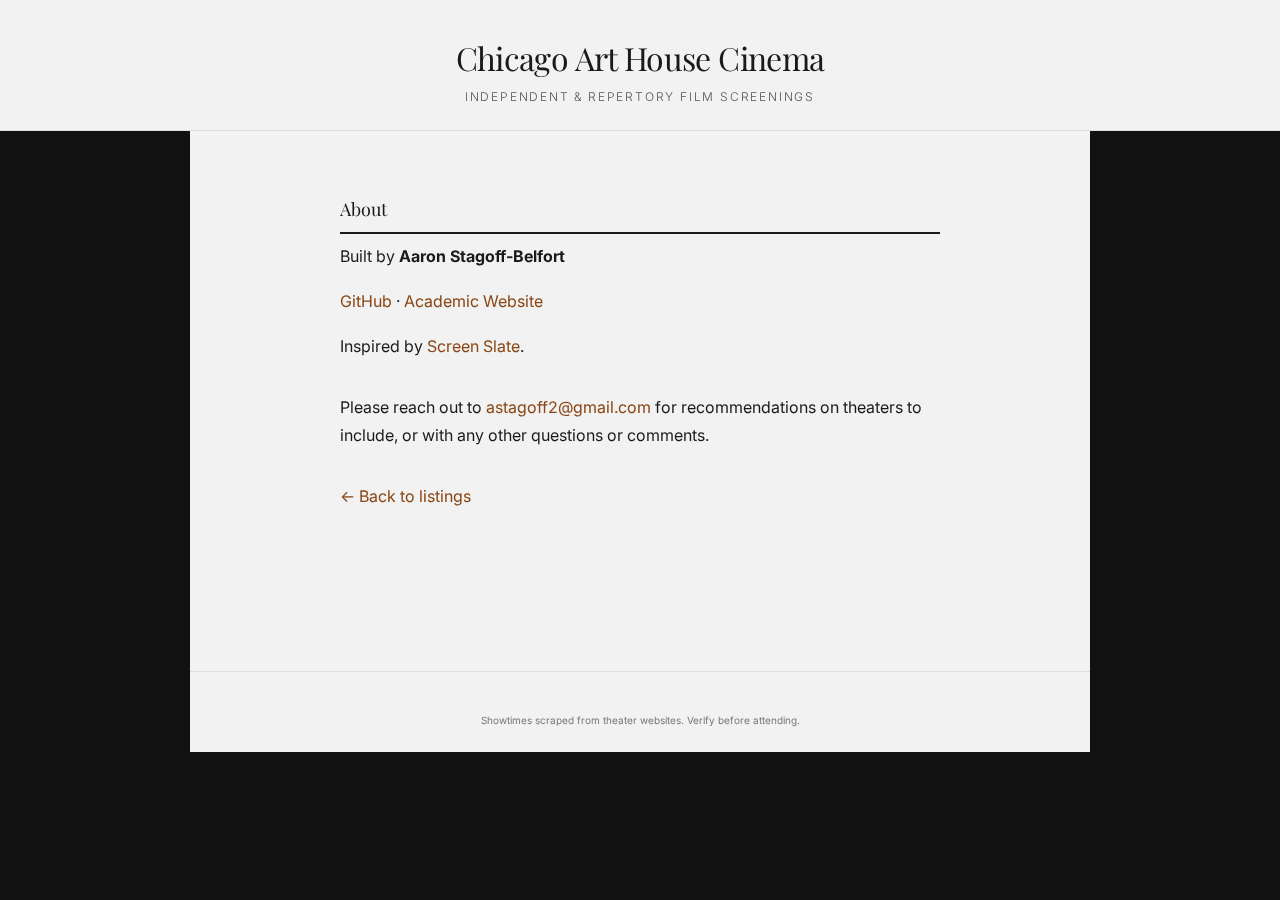
<file: about.html>
<!DOCTYPE html>
<html lang="en">
<head>
    <meta charset="UTF-8">
    <meta name="viewport" content="width=device-width, initial-scale=1.0">
    <title>About - Chicago Art House Cinema</title>
    <link rel="preconnect" href="https://fonts.googleapis.com">
    <link rel="preconnect" href="https://fonts.gstatic.com" crossorigin>
    <link href="https://fonts.googleapis.com/css2?family=Playfair+Display:ital,wght@0,400;0,600;1,400&family=Inter:wght@300;400;500&display=swap" rel="stylesheet">
    <link rel="stylesheet" href="styles.css">
</head>
<body>
    <header>
        <h1><a href="index.html" style="text-decoration: none; color: inherit;">Chicago Art House Cinema</a></h1>
        <p class="subtitle">Independent & Repertory Film Screenings</p>
    </header>

    <main>
        <section class="about-content">
            <h2 class="day-header">About</h2>

            <p>Built by <strong>Aaron Stagoff-Belfort</strong></p>

            <p>
                <a href="https://github.com/astagoff2" target="_blank" rel="noopener">GitHub</a> ·
                <a href="https://sociology.uchicago.edu/directory/Aaron-Stagoff-Belfort" target="_blank" rel="noopener">Academic Website</a>
            </p>

            <p>Inspired by <a href="https://www.screenslate.com" target="_blank" rel="noopener">Screen Slate</a>.</p>

            <p style="margin-top: 2rem;">
                Please reach out to <a href="mailto:astagoff2@gmail.com">astagoff2@gmail.com</a> for recommendations on theaters to include, or with any other questions or comments.
            </p>

            <p style="margin-top: 2rem;">
                <a href="index.html">&larr; Back to listings</a>
            </p>
        </section>
    </main>

    <footer>
        <p class="footer-note">Showtimes scraped from theater websites. Verify before attending.</p>
    </footer>
</body>
</html>
</file>
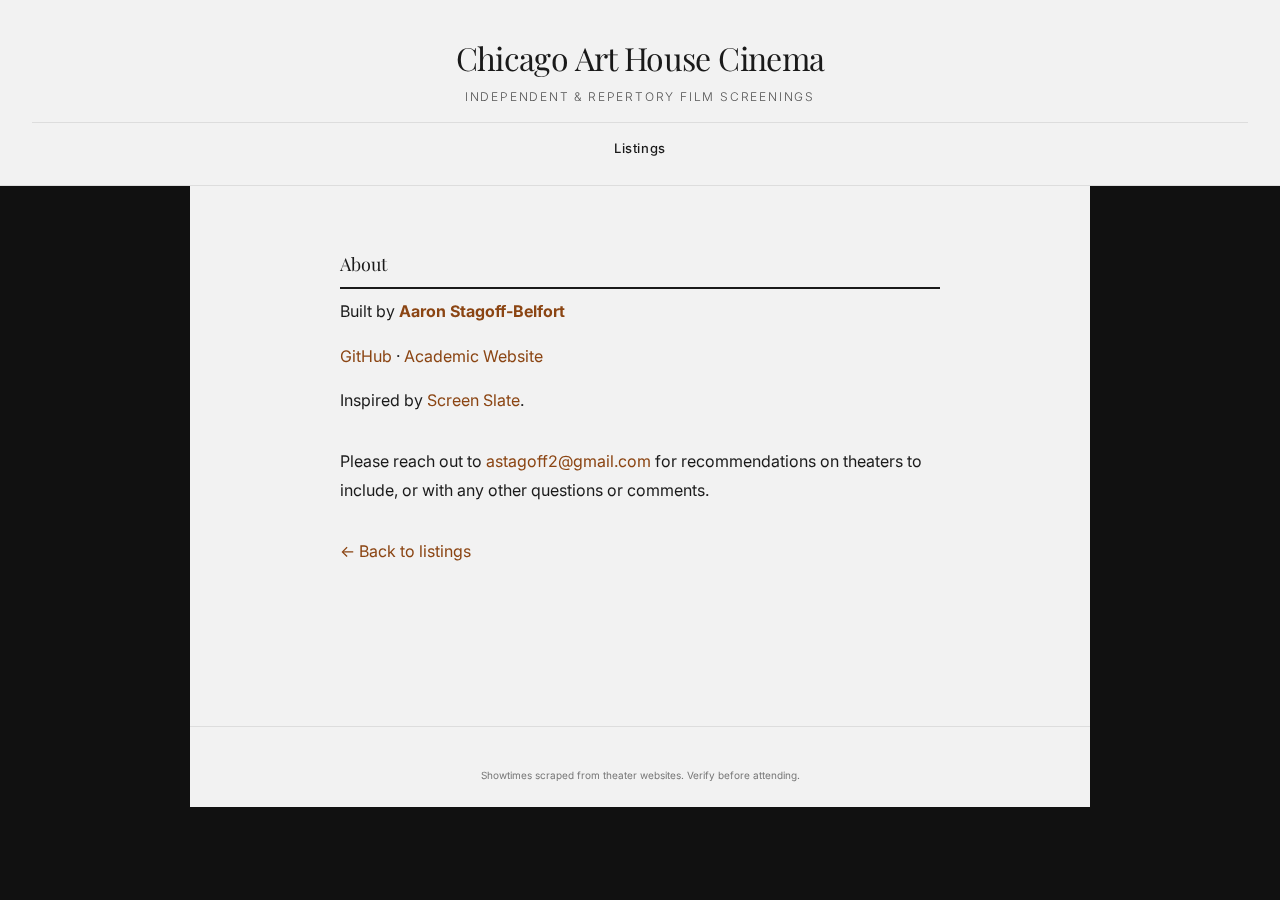
<file: site/about.html>
<!DOCTYPE html>
<html lang="en">
<head>
    <meta charset="UTF-8">
    <meta name="viewport" content="width=device-width, initial-scale=1.0">
    <title>About - Chicago Art House Cinema</title>
    <link rel="preconnect" href="https://fonts.googleapis.com">
    <link rel="preconnect" href="https://fonts.gstatic.com" crossorigin>
    <link href="https://fonts.googleapis.com/css2?family=Playfair+Display:ital,wght@0,400;0,600;1,400&family=Inter:wght@300;400;500&display=swap" rel="stylesheet">
    <link rel="stylesheet" href="styles.css">
</head>
<body>
    <header>
        <h1><a href="index.html" style="text-decoration: none; color: inherit;">Chicago Art House Cinema</a></h1>
        <p class="subtitle">Independent & Repertory Film Screenings</p>
        <nav class="header-nav"><a href="index.html">Listings</a></nav>
    </header>

    <main>
        <section class="about-content">
            <h2 class="day-header">About</h2>

            <p>Built by <strong><a href="https://letterboxd.com/aaronsb2/" target="_blank" rel="noopener">Aaron Stagoff-Belfort</a></strong></p>

            <p>
                <a href="https://github.com/astagoff2" target="_blank" rel="noopener">GitHub</a> ·
                <a href="https://astagoff2.github.io/" target="_blank" rel="noopener">Academic Website</a>
            </p>

            <p>Inspired by <a href="https://www.screenslate.com" target="_blank" rel="noopener">Screen Slate</a>.</p>

            <p style="margin-top: 2rem;">
                Please reach out to <a href="mailto:astagoff2@gmail.com">astagoff2@gmail.com</a> for recommendations on theaters to include, or with any other questions or comments.
            </p>

            <p style="margin-top: 2rem;">
                <a href="index.html">&larr; Back to listings</a>
            </p>
        </section>
    </main>

    <footer>
        <p class="footer-note">Showtimes scraped from theater websites. Verify before attending.</p>
    </footer>
</body>
</html>
</file>
<file: styles.css>
/* Chicago Art House Cinema - Styles */

:root {
    --bg: #f9f9f9;
    --bg-alt: #f0f0f0;
    --text: #1a1a1a;
    --text-muted: #555;
    --text-light: #777;
    --accent: #8B4513;
    --border: #ddd;
    --serif: 'Playfair Display', Georgia, serif;
    --sans: 'Inter', -apple-system, BlinkMacSystemFont, sans-serif;
}

* {
    margin: 0;
    padding: 0;
    box-sizing: border-box;
}

html {
    font-size: 16px;
}

body {
    font-family: var(--sans);
    background: #111;
    color: var(--text);
    line-height: 1.6;
    min-height: 100vh;
    position: relative;
}

/* Rotating Background Images */
body::before {
    content: '';
    position: fixed;
    top: 0;
    left: 0;
    right: 0;
    bottom: 0;
    z-index: 0;
    background-image: url('https://images.squarespace-cdn.com/content/v1/5403d729e4b0903f2ff85444/1618950305546-QR2QO40JXWD3VTVYJPLI/image.jpeg?format=2500w');
    background-size: cover;
    background-position: center;
    background-repeat: no-repeat;
    animation: crossfade 32s ease-in-out infinite;
}

@keyframes crossfade {
    0%, 22% {
        background-image: url('https://images.squarespace-cdn.com/content/v1/5403d729e4b0903f2ff85444/1618950305546-QR2QO40JXWD3VTVYJPLI/image.jpeg?format=2500w');
    }
    25%, 47% {
        background-image: url('https://static.life.com/wp-content/uploads/migrated/2014/06/140606-chicago-01-1024x801.jpg');
    }
    50%, 72% {
        background-image: url('https://static.life.com/wp-content/uploads/migrated/2014/06/140606-chicago-05-1024x819.jpg');
    }
    75%, 97% {
        background-image: url('https://static.life.com/wp-content/uploads/migrated/2014/06/140606-chicago-091.jpg');
    }
    100% {
        background-image: url('https://images.squarespace-cdn.com/content/v1/5403d729e4b0903f2ff85444/1618950305546-QR2QO40JXWD3VTVYJPLI/image.jpeg?format=2500w');
    }
}

/* Header */
header {
    position: relative;
    z-index: 1;
    padding: 2rem 2rem 1.5rem;
    text-align: center;
    background: rgba(255, 255, 255, 0.95);
    border-bottom: 1px solid var(--border);
}

header h1 {
    font-family: var(--serif);
    font-size: 2rem;
    font-weight: 400;
    letter-spacing: -0.02em;
    margin-bottom: 0.25rem;
}

header .subtitle {
    font-size: 0.75rem;
    color: var(--text-muted);
    text-transform: uppercase;
    letter-spacing: 0.15em;
    font-weight: 300;
}

.header-nav {
    margin-top: 1rem;
    padding-top: 0.75rem;
    border-top: 1px solid var(--border);
}

.header-nav a {
    font-size: 0.8125rem;
    color: var(--text);
    text-decoration: none;
    letter-spacing: 0.05em;
    font-weight: 500;
}

.header-nav a:hover {
    color: var(--accent);
}

/* Main */
main {
    position: relative;
    z-index: 1;
    max-width: 900px;
    margin: 0 auto;
    padding: 1.5rem 1.5rem;
    background: rgba(255, 255, 255, 0.95);
    min-height: 60vh;
}

/* Week Info */
.week-info {
    text-align: center;
    margin-bottom: 1.5rem;
    padding-bottom: 1rem;
    border-bottom: 1px solid var(--border);
}

.week-label {
    font-family: var(--serif);
    font-size: 1rem;
    font-style: italic;
    color: var(--text);
}

.updated {
    font-size: 0.6875rem;
    color: var(--text-light);
    margin-top: 0.25rem;
}

/* Theater Filter */
.theater-filter {
    display: flex;
    flex-wrap: wrap;
    gap: 0.5rem;
    margin-bottom: 1.5rem;
    padding-bottom: 1rem;
    border-bottom: 1px solid var(--border);
}

.filter-btn {
    font-family: var(--sans);
    font-size: 0.75rem;
    padding: 0.375rem 0.75rem;
    border: 1px solid var(--border);
    border-radius: 2rem;
    background: transparent;
    color: var(--text-muted);
    cursor: pointer;
    transition: all 0.2s;
}

.filter-btn:hover {
    border-color: var(--text);
    color: var(--text);
}

.filter-btn.active {
    background: var(--text);
    border-color: var(--text);
    color: white;
}

/* Tonight Section */
.tonight-section {
    margin-bottom: 2rem;
    padding: 1rem;
    background: rgba(139, 69, 19, 0.08);
    border-radius: 4px;
}

.tonight-header {
    font-family: var(--serif);
    font-size: 1.25rem;
    font-weight: 400;
    margin-bottom: 0.75rem;
    color: var(--accent);
}

/* Day Sections */
.day-section {
    margin-bottom: 1.5rem;
}

.day-header {
    font-family: var(--serif);
    font-size: 1.125rem;
    font-weight: 400;
    padding: 0.5rem 0;
    border-bottom: 2px solid var(--text);
    margin-bottom: 0.5rem;
    cursor: pointer;
    user-select: none;
}

.day-header:hover {
    color: var(--accent);
}

/* Collapsed state */
.day-section.collapsed .screenings {
    display: none;
}

/* Screenings - Compact List */
.screenings {
    display: flex;
    flex-direction: column;
}

.screening {
    display: grid;
    grid-template-columns: 1fr auto auto;
    gap: 1rem;
    padding: 0.5rem 0;
    border-bottom: 1px solid var(--bg-alt);
    align-items: baseline;
}

.screening:last-child {
    border-bottom: none;
}

.film-title {
    font-family: var(--serif);
    font-size: 0.9375rem;
    font-weight: 600;
    color: var(--text);
}

.film-title .format {
    font-family: var(--sans);
    font-size: 0.6875rem;
    font-weight: 500;
    color: var(--accent);
    text-transform: uppercase;
    letter-spacing: 0.03em;
    margin-left: 0.5rem;
}

.film-venue {
    font-size: 0.8125rem;
    color: var(--text-muted);
    text-align: right;
    white-space: nowrap;
    text-decoration: none;
}

.film-venue:hover {
    color: var(--accent);
}

.film-times {
    font-size: 0.75rem;
    color: var(--text-light);
    text-align: right;
    white-space: nowrap;
    min-width: 80px;
    text-decoration: none;
}

.film-times:hover {
    color: var(--accent);
}

/* No Screenings */
.no-screenings {
    text-align: center;
    padding: 3rem 2rem;
    color: var(--text-muted);
    font-style: italic;
}

/* About Page */
.about-content {
    max-width: 600px;
    margin: 0 auto;
    padding: 2rem 0;
}

.about-content p {
    margin-bottom: 1rem;
    line-height: 1.8;
}

.about-content a {
    color: var(--accent);
    text-decoration: none;
}

.about-content a:hover {
    text-decoration: underline;
}

/* Footer */
footer {
    position: relative;
    z-index: 1;
    border-top: 1px solid var(--border);
    padding: 1.5rem;
    max-width: 900px;
    margin: 0 auto;
    background: rgba(255, 255, 255, 0.95);
}

.theaters-list h4 {
    font-family: var(--serif);
    font-size: 0.8125rem;
    font-weight: 400;
    margin-bottom: 0.5rem;
    color: var(--text-muted);
}

.theaters-list ul {
    list-style: none;
    display: flex;
    flex-wrap: wrap;
    gap: 0.25rem 1rem;
}

.theaters-list a {
    font-size: 0.75rem;
    color: var(--text);
    text-decoration: none;
}

.theaters-list a:hover {
    color: var(--accent);
}

.footer-note {
    font-size: 0.625rem;
    color: var(--text-light);
    margin-top: 1rem;
    text-align: center;
}

.footer-note a {
    color: var(--text-light);
}

.footer-note a:hover {
    color: var(--accent);
}

/* Mobile */
@media (max-width: 600px) {
    header h1 {
        font-size: 1.5rem;
    }

    .screening {
        grid-template-columns: 1fr;
        gap: 0.25rem;
    }

    .film-venue,
    .film-times {
        text-align: left;
    }
}
</file>
<file: site/styles.css>
/* Chicago Art House Cinema - Styles */

:root {
    --bg: #f9f9f9;
    --bg-alt: #f0f0f0;
    --text: #1a1a1a;
    --text-muted: #555;
    --text-light: #777;
    --accent: #8B4513;
    --border: #ddd;
    --serif: 'Playfair Display', Georgia, serif;
    --sans: 'Inter', -apple-system, BlinkMacSystemFont, sans-serif;
}

* {
    margin: 0;
    padding: 0;
    box-sizing: border-box;
}

html {
    font-size: 16px;
}

body {
    font-family: var(--sans);
    background: #111;
    color: var(--text);
    line-height: 1.6;
    min-height: 100vh;
    position: relative;
}

/* Classic Chicago Photography Background - Visible */
body::before {
    content: '';
    position: fixed;
    top: 0;
    left: 0;
    right: 0;
    height: 100vh;
    z-index: 0;
    background-image:
        url('https://static.life.com/wp-content/uploads/migrated/2014/06/140606-chicago-01-1024x801.jpg');
    background-size: cover;
    background-position: center;
    background-repeat: no-repeat;
    opacity: 0.45;
    filter: grayscale(100%);
    animation: crossfade 24s ease-in-out infinite;
}

@keyframes crossfade {
    0%, 30% {
        background-image: url('https://static.life.com/wp-content/uploads/migrated/2014/06/140606-chicago-01-1024x801.jpg');
    }
    33%, 63% {
        background-image: url('https://static.life.com/wp-content/uploads/migrated/2014/06/140606-chicago-05-1024x819.jpg');
    }
    66%, 96% {
        background-image: url('https://static.life.com/wp-content/uploads/migrated/2014/06/140606-chicago-091.jpg');
    }
    100% {
        background-image: url('https://static.life.com/wp-content/uploads/migrated/2014/06/140606-chicago-01-1024x801.jpg');
    }
}

/* Header */
header {
    position: relative;
    z-index: 1;
    padding: 2rem 2rem 1.5rem;
    text-align: center;
    background: rgba(255, 255, 255, 0.95);
    border-bottom: 1px solid var(--border);
}

header h1 {
    font-family: var(--serif);
    font-size: 2rem;
    font-weight: 400;
    letter-spacing: -0.02em;
    margin-bottom: 0.25rem;
}

header .subtitle {
    font-size: 0.75rem;
    color: var(--text-muted);
    text-transform: uppercase;
    letter-spacing: 0.15em;
    font-weight: 300;
}

.header-nav {
    margin-top: 1rem;
    padding-top: 0.75rem;
    border-top: 1px solid var(--border);
}

.header-nav a {
    font-size: 0.8125rem;
    color: var(--text);
    text-decoration: none;
    letter-spacing: 0.05em;
    font-weight: 500;
}

.header-nav a:hover {
    color: var(--accent);
}

/* Main */
main {
    position: relative;
    z-index: 1;
    max-width: 900px;
    margin: 0 auto;
    padding: 1.5rem 1.5rem;
    background: rgba(255, 255, 255, 0.95);
    min-height: 60vh;
}

/* Week Info */
.week-info {
    text-align: center;
    margin-bottom: 1.5rem;
    padding-bottom: 1rem;
    border-bottom: 1px solid var(--border);
}

.week-label {
    font-family: var(--serif);
    font-size: 1rem;
    font-style: italic;
    color: var(--text);
}

.updated {
    font-size: 0.6875rem;
    color: var(--text-light);
    margin-top: 0.25rem;
}

/* Day Sections */
.day-section {
    margin-bottom: 1.5rem;
}

.day-header {
    font-family: var(--serif);
    font-size: 1.125rem;
    font-weight: 400;
    padding: 0.5rem 0;
    border-bottom: 2px solid var(--text);
    margin-bottom: 0.5rem;
    cursor: pointer;
    user-select: none;
}

.day-header:hover {
    color: var(--accent);
}

/* Collapsed state */
.day-section.collapsed .screenings {
    display: none;
}

/* Screenings - Compact List */
.screenings {
    display: flex;
    flex-direction: column;
}

.screening {
    display: grid;
    grid-template-columns: 1fr auto auto;
    gap: 1rem;
    padding: 0.5rem 0;
    border-bottom: 1px solid var(--bg-alt);
    align-items: baseline;
}

.screening:last-child {
    border-bottom: none;
}

.film-title {
    font-family: var(--serif);
    font-size: 0.9375rem;
    font-weight: 600;
    color: var(--text);
}

.film-title .format {
    font-family: var(--sans);
    font-size: 0.6875rem;
    font-weight: 500;
    color: var(--accent);
    text-transform: uppercase;
    letter-spacing: 0.03em;
    margin-left: 0.5rem;
}

.film-venue {
    font-size: 0.8125rem;
    color: var(--text-muted);
    text-align: right;
    white-space: nowrap;
    text-decoration: none;
}

.film-venue:hover {
    color: var(--accent);
}

.film-times {
    font-size: 0.75rem;
    color: var(--text-light);
    text-align: right;
    white-space: nowrap;
    min-width: 80px;
    text-decoration: none;
}

.film-times:hover {
    color: var(--accent);
}

/* No Screenings */
.no-screenings {
    text-align: center;
    padding: 3rem 2rem;
    color: var(--text-muted);
    font-style: italic;
}

/* About Page */
.about-content {
    max-width: 600px;
    margin: 0 auto;
    padding: 2rem 0;
}

.about-content p {
    margin-bottom: 1rem;
    line-height: 1.8;
}

.about-content a {
    color: var(--accent);
    text-decoration: none;
}

.about-content a:hover {
    text-decoration: underline;
}

/* Footer */
footer {
    position: relative;
    z-index: 1;
    border-top: 1px solid var(--border);
    padding: 1.5rem;
    max-width: 900px;
    margin: 0 auto;
    background: rgba(255, 255, 255, 0.95);
}

.theaters-list h4 {
    font-family: var(--serif);
    font-size: 0.8125rem;
    font-weight: 400;
    margin-bottom: 0.5rem;
    color: var(--text-muted);
}

.theaters-list ul {
    list-style: none;
    display: flex;
    flex-wrap: wrap;
    gap: 0.25rem 1rem;
}

.theaters-list a {
    font-size: 0.75rem;
    color: var(--text);
    text-decoration: none;
}

.theaters-list a:hover {
    color: var(--accent);
}

.footer-note {
    font-size: 0.625rem;
    color: var(--text-light);
    margin-top: 1rem;
    text-align: center;
}

.footer-note a {
    color: var(--text-light);
}

.footer-note a:hover {
    color: var(--accent);
}

/* Mobile */
@media (max-width: 600px) {
    header h1 {
        font-size: 1.5rem;
    }

    .screening {
        grid-template-columns: 1fr;
        gap: 0.25rem;
    }

    .film-venue,
    .film-times {
        text-align: left;
    }
}
</file>
